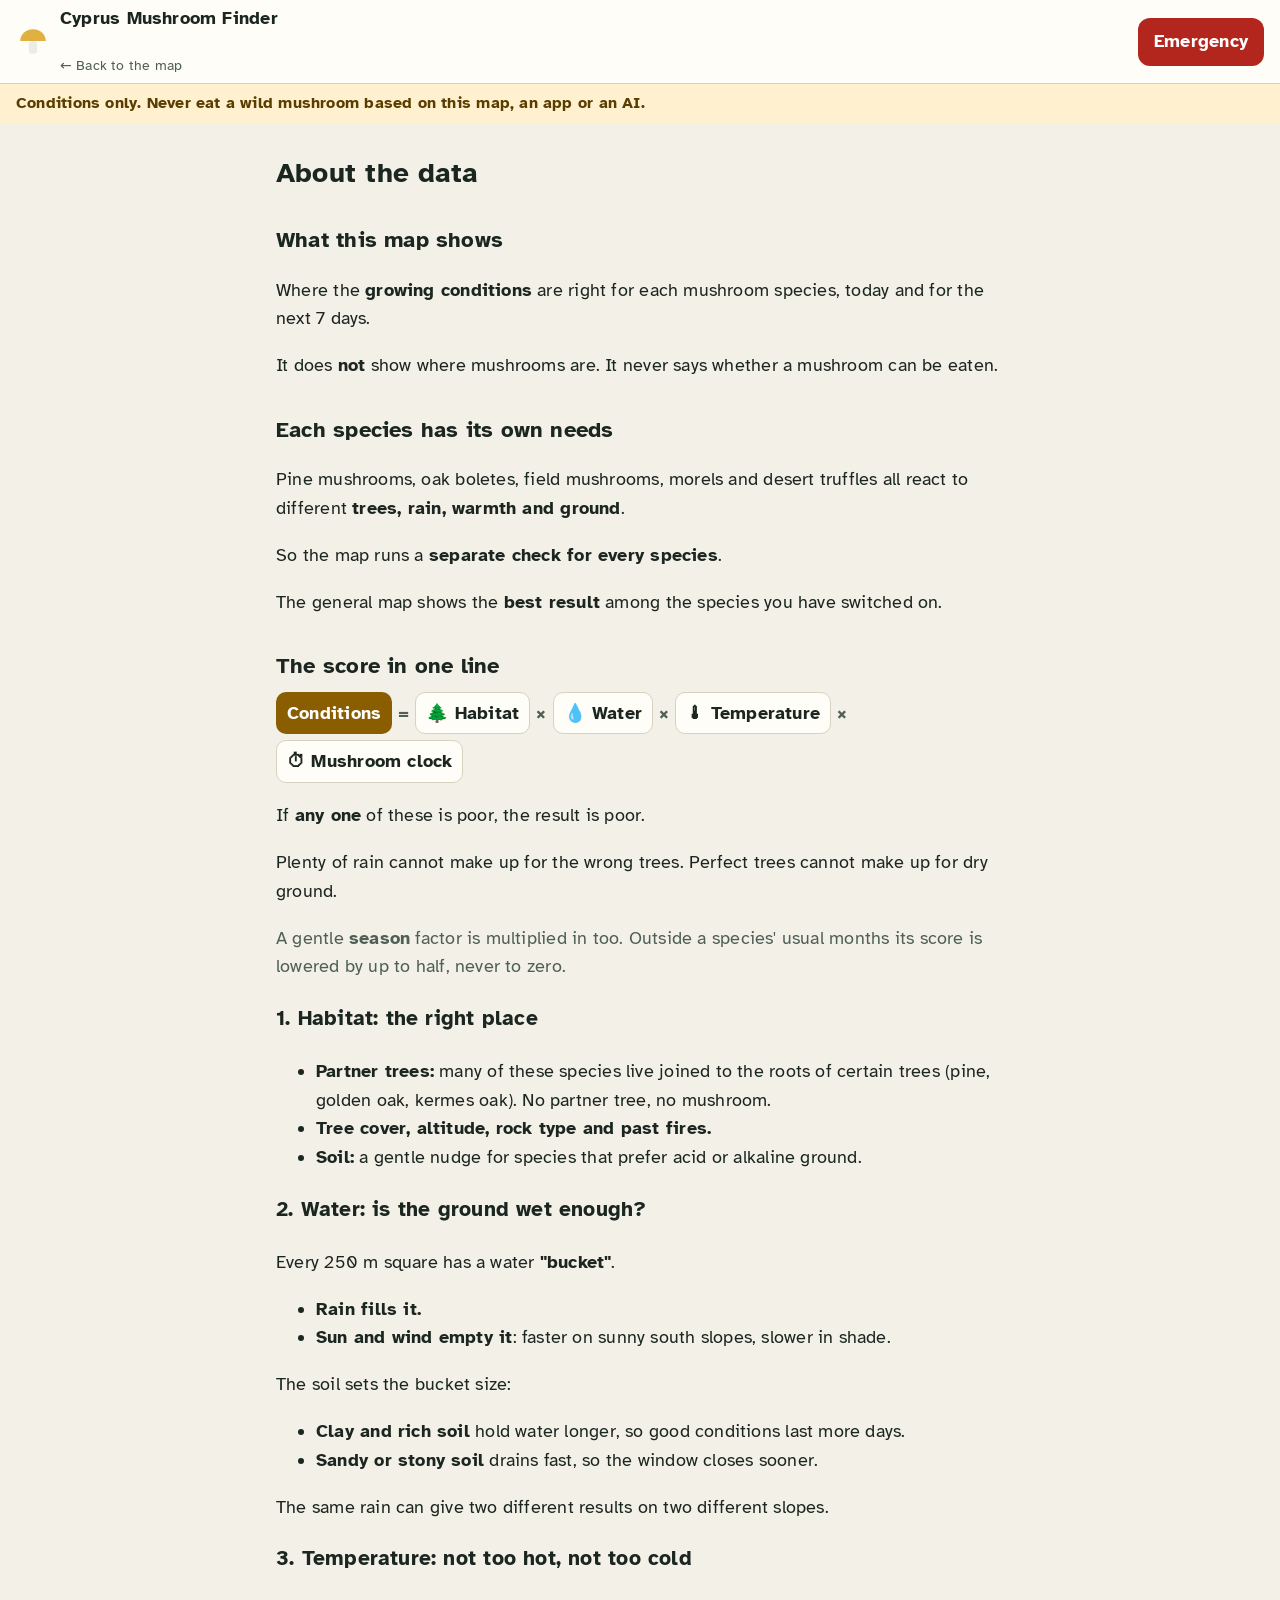
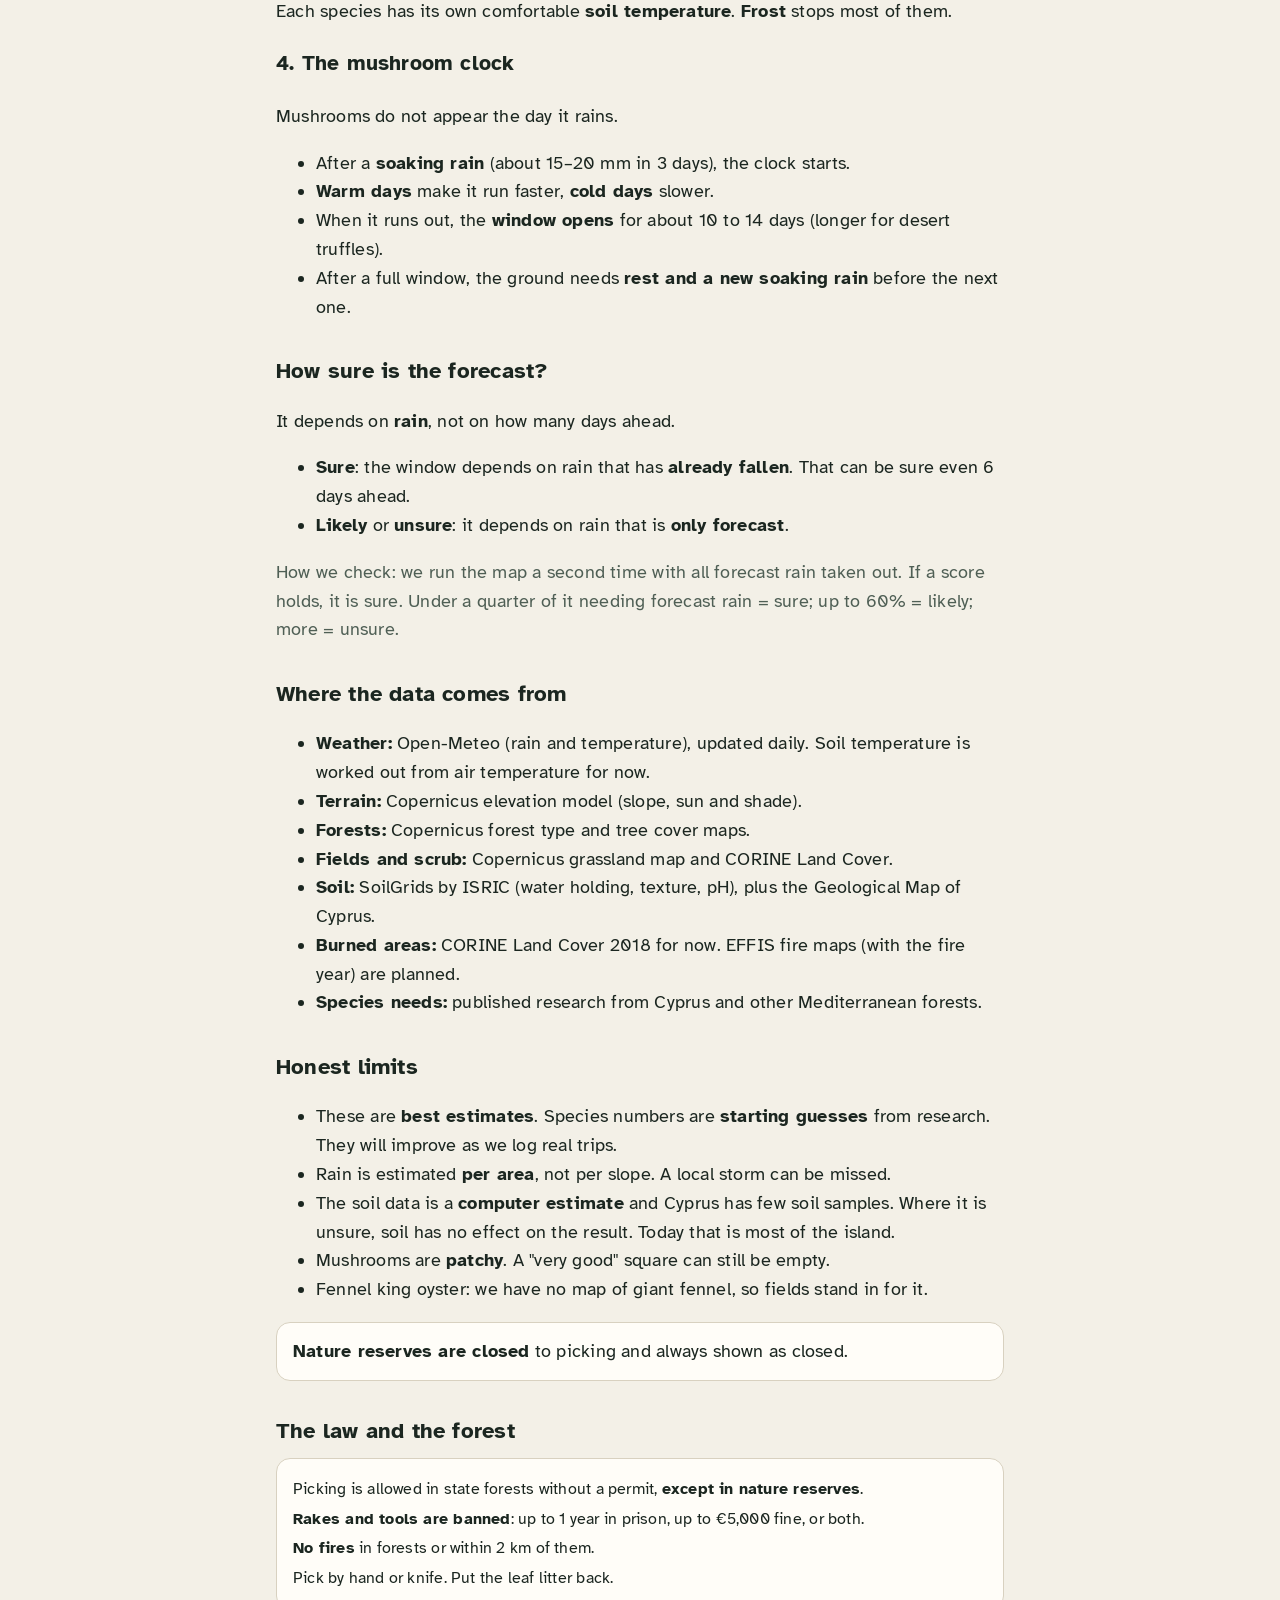
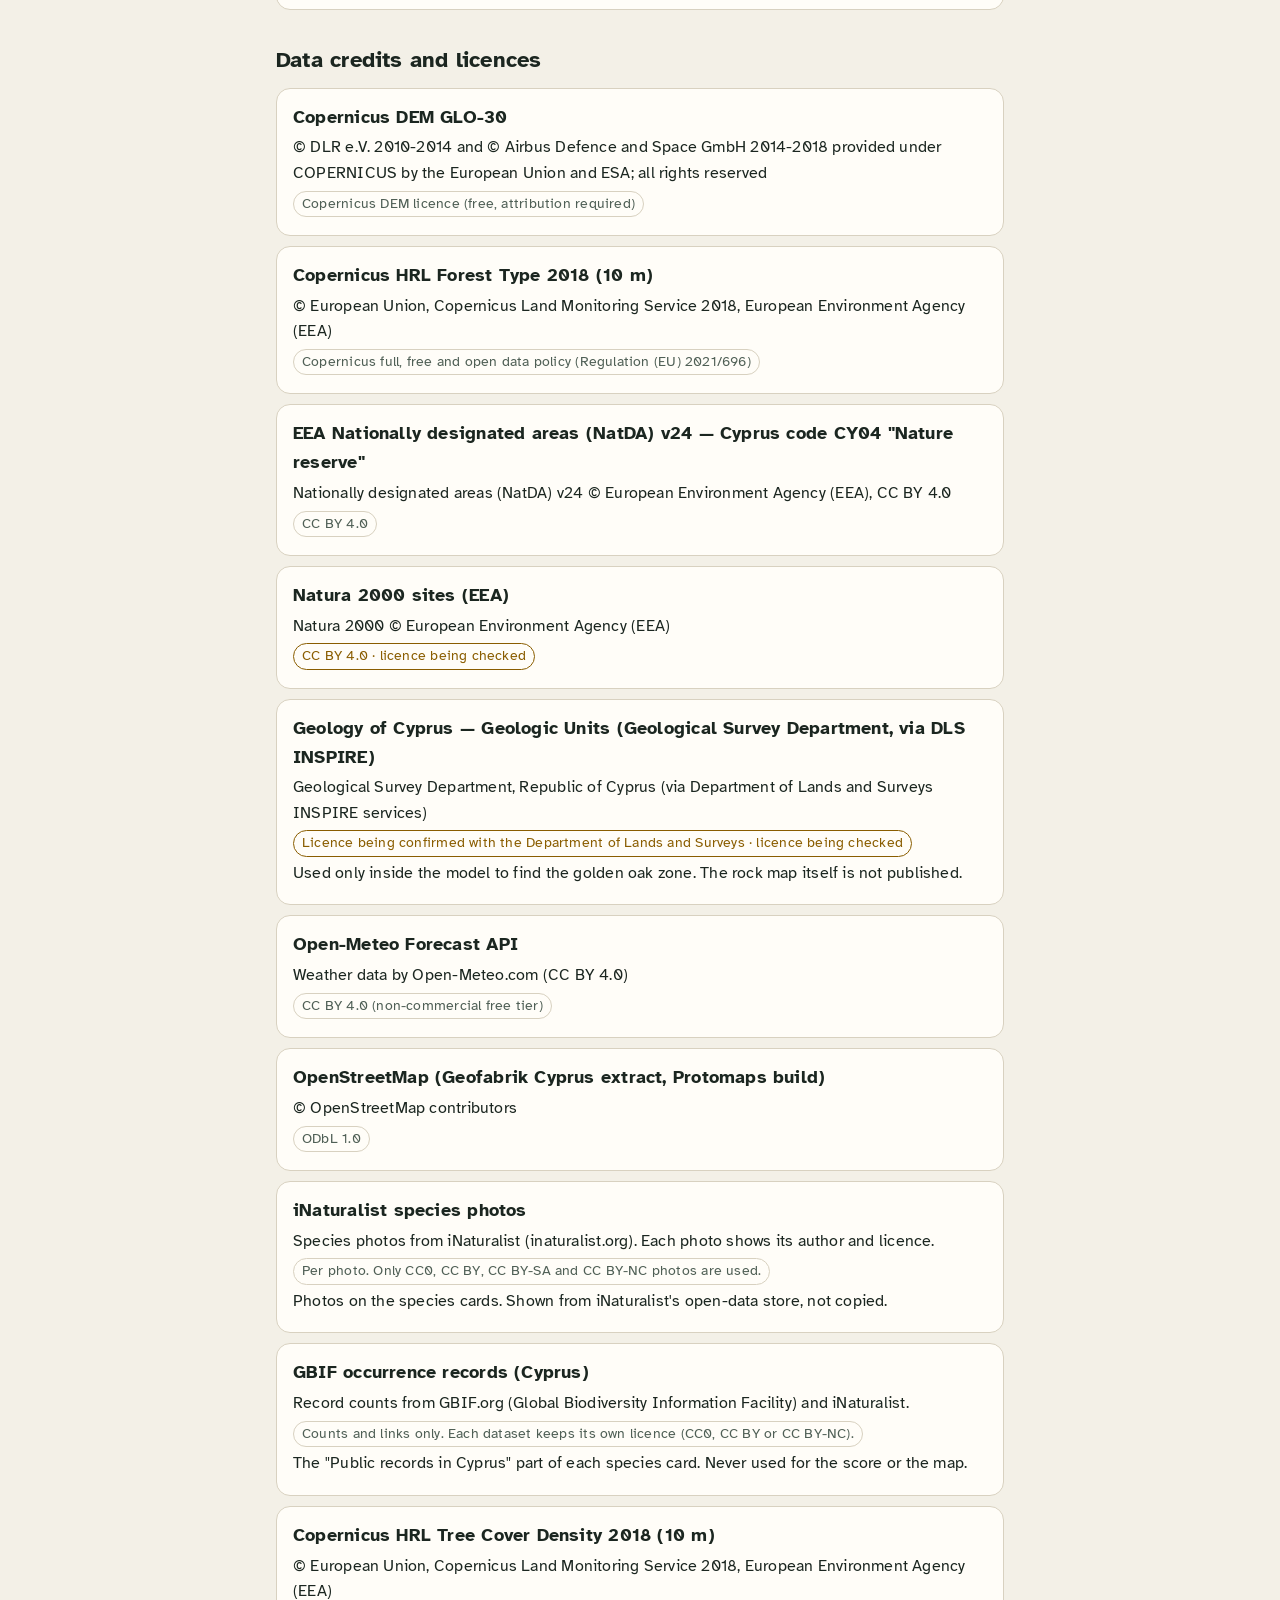
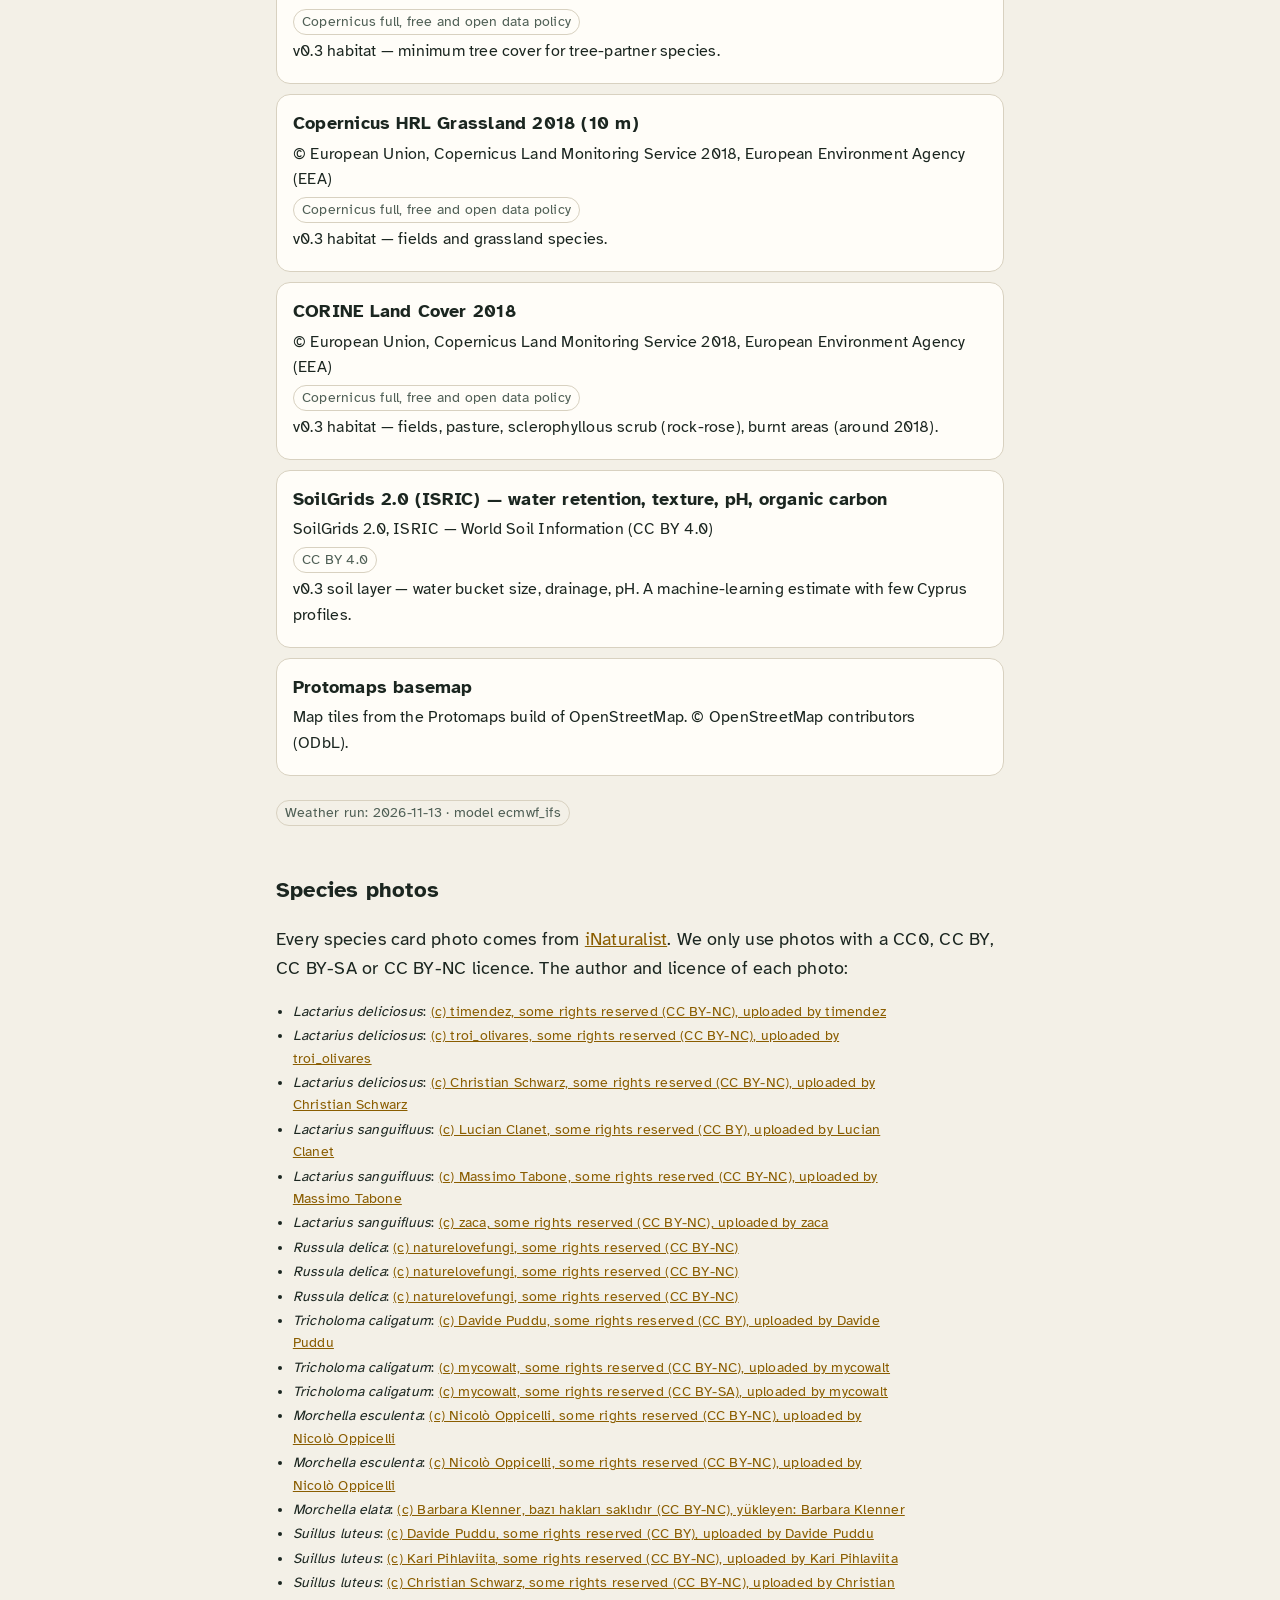
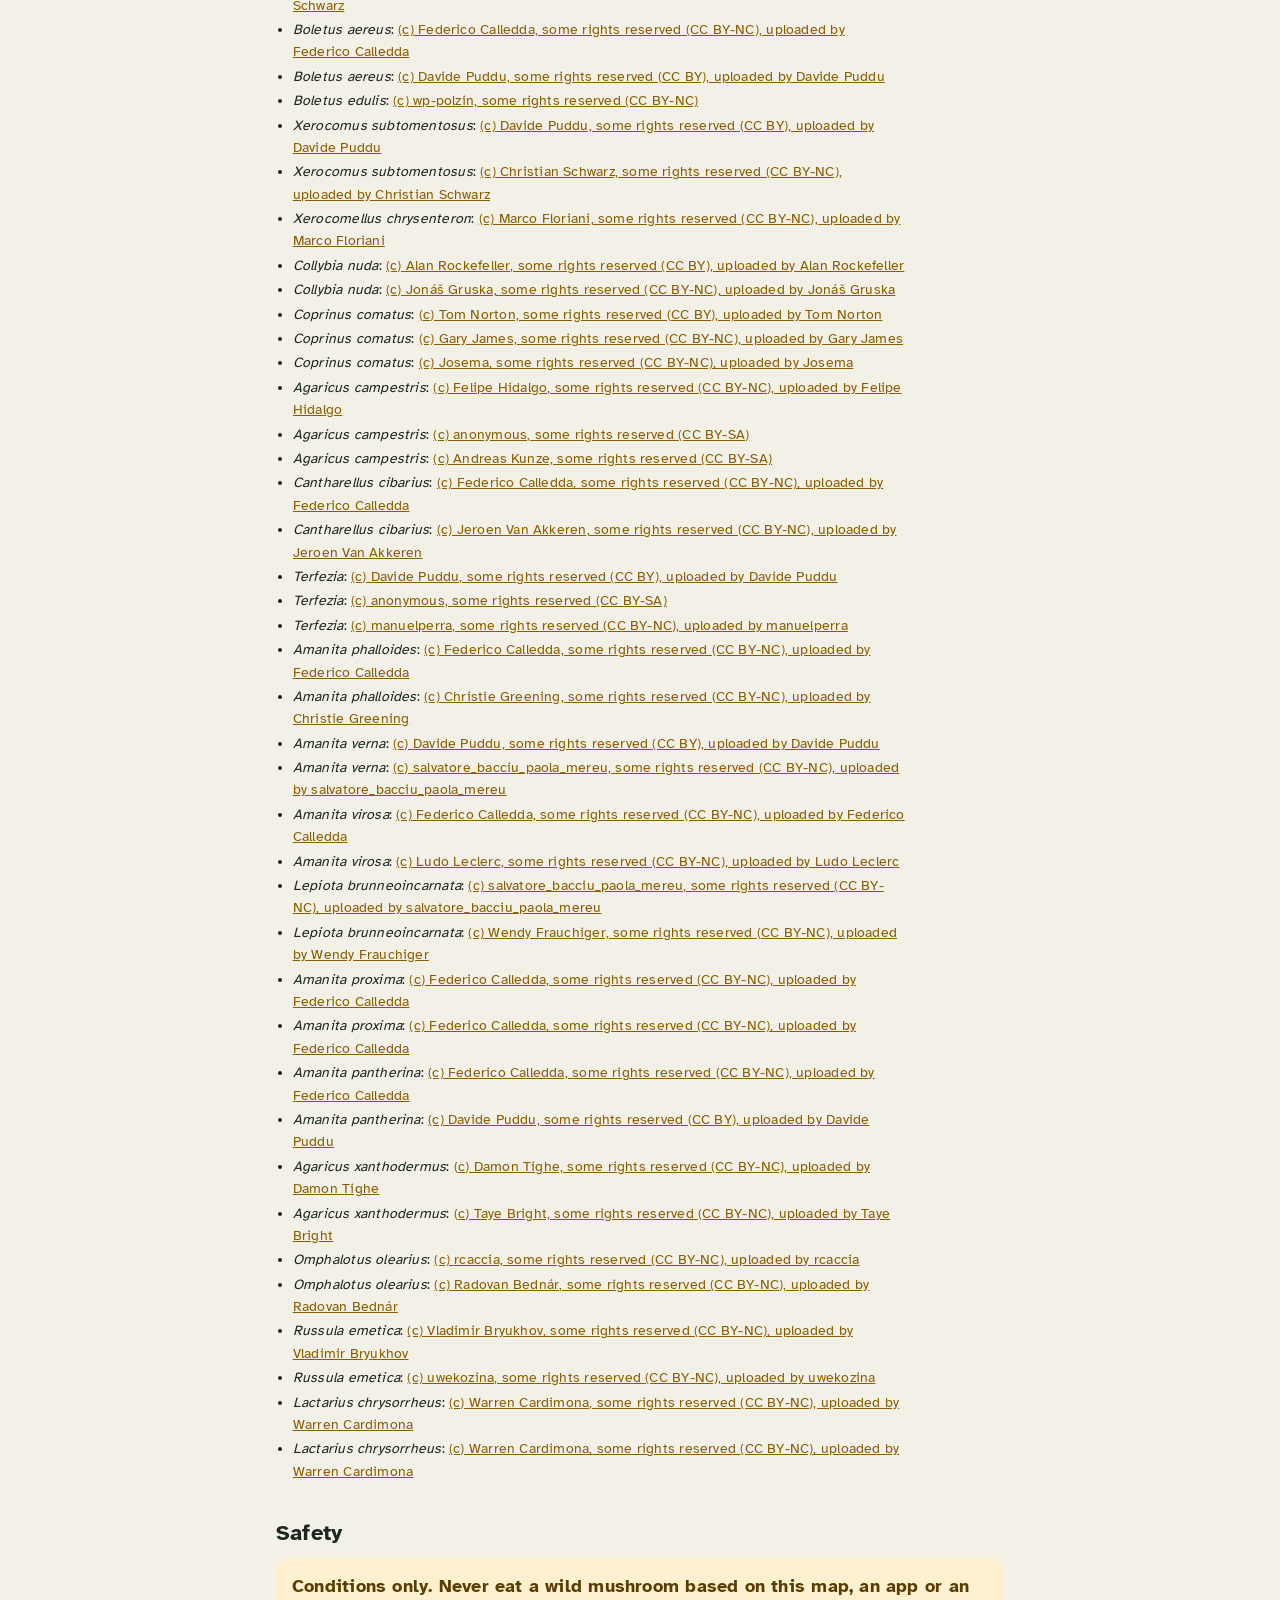
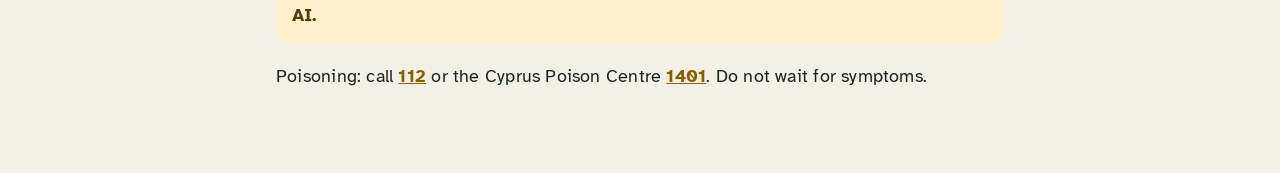
<file: about.html>
<!doctype html>
<html lang="en">
<head>
  <meta charset="utf-8" />
  <meta name="viewport" content="width=device-width, initial-scale=1, viewport-fit=cover" />
  <meta name="theme-color" content="#14211b" />
  <title>About the data · Cyprus Mushroom Finder</title>
  <link rel="icon" href="data:image/svg+xml,%3Csvg xmlns='http://www.w3.org/2000/svg' viewBox='0 0 32 32'%3E%3Cpath d='M4 15c0-6 5-11 12-11s12 5 12 11z' fill='%23e0b040'/%3E%3Crect x='12' y='15' width='8' height='12' rx='3' fill='%23e9efe6'/%3E%3C/svg%3E" />
  <script type="module" crossorigin src="./assets/about-k7mv4xzA.js"></script>
  <link rel="modulepreload" crossorigin href="./assets/theme-Bk6orX38.js">
  <link rel="stylesheet" crossorigin href="./assets/theme-iatmxNqj.css">
</head>
<body>
  <header class="topbar">
    <a class="brand" href="./">
      <svg width="34" height="34" viewBox="0 0 32 32" aria-hidden="true">
        <path d="M4 15c0-6 5-11 12-11s12 5 12 11z" fill="#e0b040" />
        <rect x="12" y="15" width="8" height="12" rx="3" fill="#e9efe6" />
      </svg>
      <span class="brand-text"><span class="brand-name">Cyprus Mushroom Finder</span><br />
        <span class="brand-sub">← Back to the map</span></span>
    </a>
    <button class="sos" type="button" data-emergency aria-haspopup="dialog">Emergency</button>
  </header>
  <div class="safety" role="note">
    <span>Conditions only. Never eat a wild mushroom based on this map, an app or an AI.</span>
  </div>

  <main class="page">
    <h1>About the data</h1>

    <h2>What this map shows</h2>
    <p>Where the <b>growing conditions</b> are right for each mushroom species, today and for the next 7 days.</p>
    <p>It does <b>not</b> show where mushrooms are. It never says whether a mushroom can be eaten.</p>

    <h2>Each species has its own needs</h2>
    <p>Pine mushrooms, oak boletes, field mushrooms, morels and desert truffles all react to different
      <b>trees, rain, warmth and ground</b>.</p>
    <p>So the map runs a <b>separate check for every species</b>.</p>
    <p>The general map shows the <b>best result</b> among the species you have switched on.</p>

    <h2>The score in one line</h2>
    <div class="formula" role="img" aria-label="Conditions equals habitat times water times temperature times mushroom clock">
      <span class="f-res">Conditions</span><span class="f-op">=</span>
      <span class="f-part">🌲 Habitat</span><span class="f-op">×</span>
      <span class="f-part">💧 Water</span><span class="f-op">×</span>
      <span class="f-part">🌡 Temperature</span><span class="f-op">×</span>
      <span class="f-part">⏱ Mushroom clock</span>
    </div>
    <p>If <b>any one</b> of these is poor, the result is poor.</p>
    <p>Plenty of rain cannot make up for the wrong trees. Perfect trees cannot make up for dry ground.</p>
    <p class="muted">A gentle <b>season</b> factor is multiplied in too. Outside a species' usual months its score is
      lowered by up to half, never to zero.</p>

    <h3>1. Habitat: the right place</h3>
    <ul>
      <li><b>Partner trees:</b> many of these species live joined to the roots of certain trees
        (pine, golden oak, kermes oak). No partner tree, no mushroom.</li>
      <li><b>Tree cover, altitude, rock type and past fires.</b></li>
      <li><b>Soil:</b> a gentle nudge for species that prefer acid or alkaline ground.</li>
    </ul>

    <h3>2. Water: is the ground wet enough?</h3>
    <p>Every 250 m square has a water <b>"bucket"</b>.</p>
    <ul>
      <li><b>Rain fills it.</b></li>
      <li><b>Sun and wind empty it</b>: faster on sunny south slopes, slower in shade.</li>
    </ul>
    <p>The soil sets the bucket size:</p>
    <ul>
      <li><b>Clay and rich soil</b> hold water longer, so good conditions last more days.</li>
      <li><b>Sandy or stony soil</b> drains fast, so the window closes sooner.</li>
    </ul>
    <p>The same rain can give two different results on two different slopes.</p>

    <h3>3. Temperature: not too hot, not too cold</h3>
    <p>Each species has its own comfortable <b>soil temperature</b>. <b>Frost</b> stops most of them.</p>

    <h3>4. The mushroom clock</h3>
    <p>Mushrooms do not appear the day it rains.</p>
    <ul>
      <li>After a <b>soaking rain</b> (about 15–20 mm in 3 days), the clock starts.</li>
      <li><b>Warm days</b> make it run faster, <b>cold days</b> slower.</li>
      <li>When it runs out, the <b>window opens</b> for about 10 to 14 days (longer for desert truffles).</li>
      <li>After a full window, the ground needs <b>rest and a new soaking rain</b> before the next one.</li>
    </ul>

    <h2>How sure is the forecast?</h2>
    <p>It depends on <b>rain</b>, not on how many days ahead.</p>
    <ul>
      <li><b>Sure</b>: the window depends on rain that has <b>already fallen</b>.
        That can be sure even 6 days ahead.</li>
      <li><b>Likely</b> or <b>unsure</b>: it depends on rain that is <b>only forecast</b>.</li>
    </ul>
    <p class="muted">How we check: we run the map a second time with all forecast rain taken out.
      If a score holds, it is sure. Under a quarter of it needing forecast rain = sure; up to 60% = likely; more = unsure.</p>

    <h2>Where the data comes from</h2>
    <ul>
      <li><b>Weather:</b> Open-Meteo (rain and temperature), updated daily.
        Soil temperature is worked out from air temperature for now.</li>
      <li><b>Terrain:</b> Copernicus elevation model (slope, sun and shade).</li>
      <li><b>Forests:</b> Copernicus forest type and tree cover maps.</li>
      <li><b>Fields and scrub:</b> Copernicus grassland map and CORINE Land Cover.</li>
      <li><b>Soil:</b> SoilGrids by ISRIC (water holding, texture, pH), plus the Geological Map of Cyprus.</li>
      <li><b>Burned areas:</b> CORINE Land Cover 2018 for now. EFFIS fire maps (with the fire year) are planned.</li>
      <li><b>Species needs:</b> published research from Cyprus and other Mediterranean forests.</li>
    </ul>

    <h2>Honest limits</h2>
    <ul>
      <li>These are <b>best estimates</b>. Species numbers are <b>starting guesses</b> from research.
        They will improve as we log real trips.</li>
      <li>Rain is estimated <b>per area</b>, not per slope. A local storm can be missed.</li>
      <li>The soil data is a <b>computer estimate</b> and Cyprus has few soil samples.
        Where it is unsure, soil has no effect on the result. Today that is most of the island.</li>
      <li>Mushrooms are <b>patchy</b>. A "very good" square can still be empty.</li>
      <li>Fennel king oyster: we have no map of giant fennel, so fields stand in for it.</li>
    </ul>

    <p class="card"><b>Nature reserves are closed</b> to picking and always shown as closed.</p>

    <h2>The law and the forest</h2>
    <div class="card">
      <p>Picking is allowed in state forests without a permit, <b>except in nature reserves</b>.</p>
      <p><b>Rakes and tools are banned</b>: up to 1 year in prison, up to €5,000 fine, or both.</p>
      <p><b>No fires</b> in forests or within 2 km of them.</p>
      <p>Pick by hand or knife. Put the leaf litter back.</p>
    </div>

    <h2>Data credits and licences</h2>
    <div id="credits"><p>Loading…</p></div>
    <p class="tag">Weather run: <span id="run">…</span></p>

    <h2>Species photos</h2>
    <p>Every species card photo comes from <a href="https://www.inaturalist.org">iNaturalist</a>.
      We only use photos with a CC0, CC BY, CC BY-SA or CC BY-NC licence. The author and licence of each photo:</p>
    <ul id="photo-credits" class="photo-credits"><li>Loading…</li></ul>

    <h2>Safety</h2>
    <div class="safety-card">Conditions only. Never eat a wild mushroom based on this map, an app or an AI.</div>
    <p>Poisoning: call <a href="tel:112"><b>112</b></a> or the Cyprus Poison Centre <a href="tel:1401"><b>1401</b></a>.
      Do not wait for symptoms.</p>
  </main>
</body>
</html>
</file>
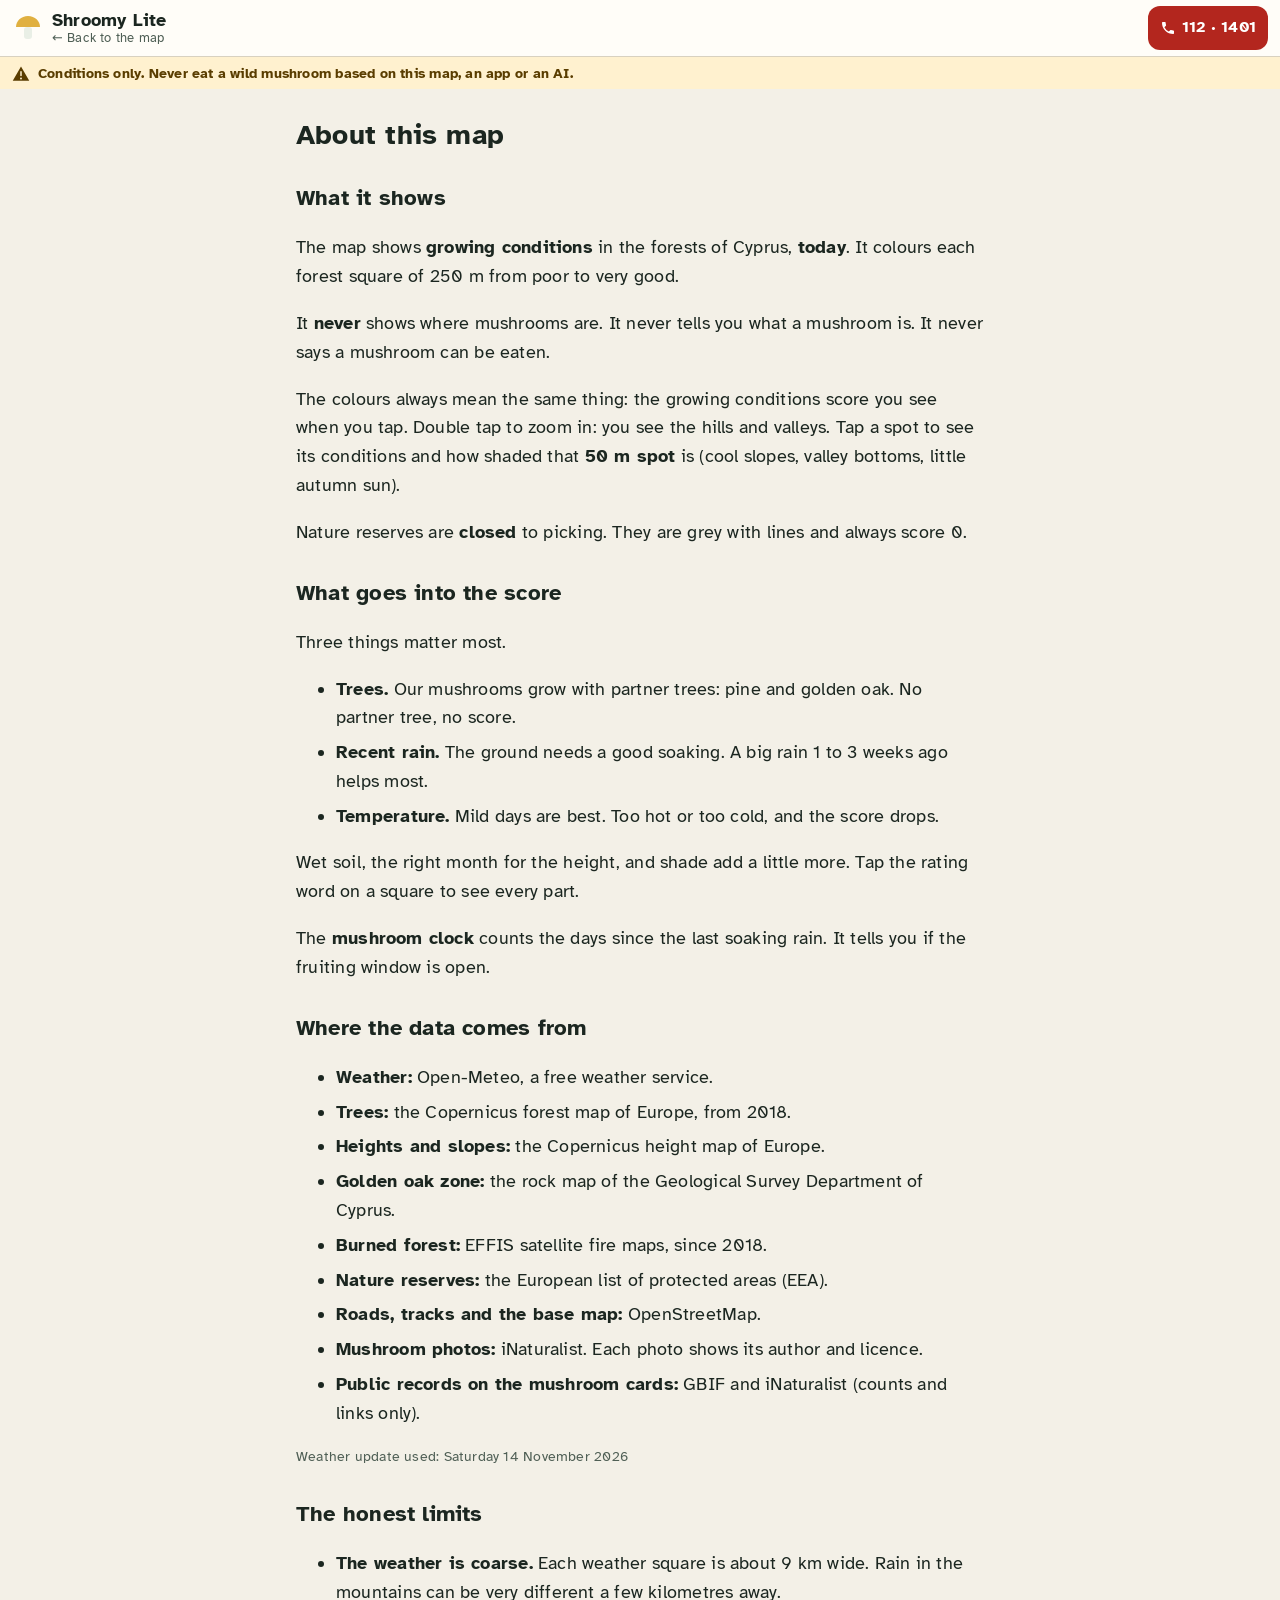
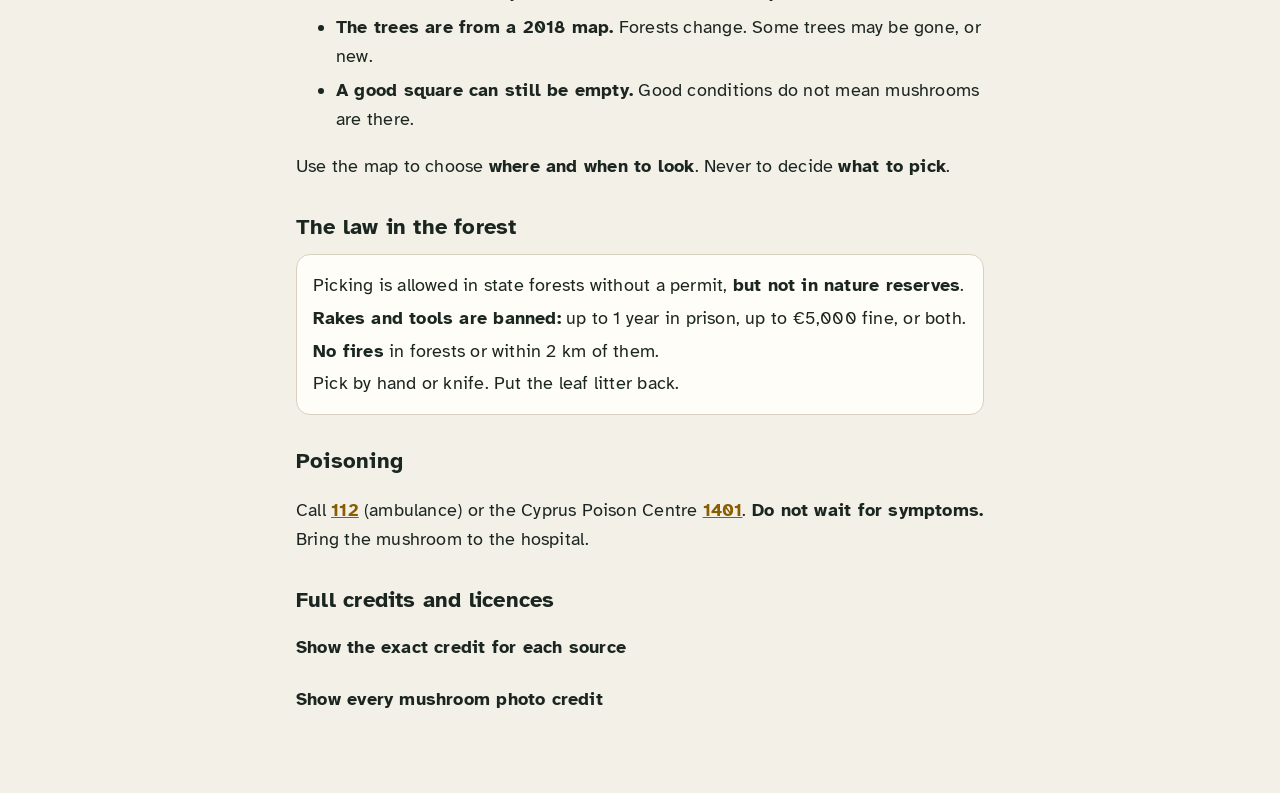
<file: lite/about.html>
<!doctype html>
<html lang="en">
<head>
  <meta charset="utf-8" />
  <meta name="viewport" content="width=device-width, initial-scale=1, viewport-fit=cover" />
  <meta name="theme-color" content="#14211b" />
  <title>About · Shroomy Lite</title>
  <link rel="icon" href="data:image/svg+xml,%3Csvg xmlns='http://www.w3.org/2000/svg' viewBox='0 0 32 32'%3E%3Cpath d='M4 15c0-6 5-11 12-11s12 5 12 11z' fill='%23e0b040'/%3E%3Crect x='12' y='15' width='8' height='12' rx='3' fill='%23e9efe6'/%3E%3C/svg%3E" />
  <script type="module" crossorigin src="./assets/about-CKtkJ_eV.js"></script>
  <link rel="modulepreload" crossorigin href="./assets/theme-BkH3nl2v.js">
  <link rel="stylesheet" crossorigin href="./assets/theme-CfNLYwJa.css">
</head>
<body>
  <div class="about-top">
    <header class="topbar">
      <a class="brand" href="./">
        <svg width="32" height="32" viewBox="0 0 32 32" aria-hidden="true">
          <path d="M4 15c0-6 5-11 12-11s12 5 12 11z" fill="#e0b040" />
          <rect x="12" y="15" width="8" height="12" rx="3" fill="#e9efe6" />
        </svg>
        <span class="brand-text"><span class="brand-name">Shroomy Lite</span>
          <span class="brand-sub">← Back to the map</span></span>
      </a>
      <button class="sos" type="button" data-emergency aria-haspopup="dialog" aria-label="Poisoning emergency: 112 and 1401">
        <svg width="16" height="16" viewBox="0 0 24 24" aria-hidden="true"><path fill="currentColor" d="M6.6 10.8a15.1 15.1 0 0 0 6.6 6.6l2.2-2.2c.3-.3.7-.4 1-.2 1.1.4 2.3.6 3.6.6.6 0 1 .4 1 1V20c0 .6-.4 1-1 1A17 17 0 0 1 3 4c0-.6.4-1 1-1h3.5c.6 0 1 .4 1 1 0 1.2.2 2.4.6 3.6.1.3 0 .7-.2 1z"/></svg>
        <span>112 · 1401</span></button>
    </header>
    <div class="safety" role="note">
      <svg width="18" height="18" viewBox="0 0 24 24" aria-hidden="true"><path fill="currentColor" d="M12 2 1 21h22L12 2Zm0 6c.6 0 1 .4 1 1v5a1 1 0 1 1-2 0V9c0-.6.4-1 1-1Zm0 11.2a1.3 1.3 0 1 1 0-2.6 1.3 1.3 0 0 1 0 2.6Z"/></svg>
      <span>Conditions only. Never eat a wild mushroom based on this map, an app or an AI.</span>
    </div>
  </div>

  <main class="page">
    <h1>About this map</h1>

    <h2>What it shows</h2>
    <p>The map shows <b>growing conditions</b> in the forests of Cyprus, <b>today</b>.
      It colours each forest square of 250 m from poor to very good.</p>
    <p>It <b>never</b> shows where mushrooms are. It never tells you what a mushroom is.
      It never says a mushroom can be eaten.</p>
    <p>The colours always mean the same thing: the growing conditions score you see when you tap.
      Double tap to zoom in: you see the hills and valleys. Tap a spot to see its conditions and
      how shaded that <b>50 m spot</b> is (cool slopes, valley bottoms, little autumn sun).</p>
    <p>Nature reserves are <b>closed</b> to picking. They are grey with lines and always score 0.</p>

    <h2>What goes into the score</h2>
    <p>Three things matter most.</p>
    <ul>
      <li><b>Trees.</b> Our mushrooms grow with partner trees: pine and golden oak. No partner tree, no score.</li>
      <li><b>Recent rain.</b> The ground needs a good soaking. A big rain 1 to 3 weeks ago helps most.</li>
      <li><b>Temperature.</b> Mild days are best. Too hot or too cold, and the score drops.</li>
    </ul>
    <p>Wet soil, the right month for the height, and shade add a little more.
      Tap the rating word on a square to see every part.</p>
    <p>The <b>mushroom clock</b> counts the days since the last soaking rain.
      It tells you if the fruiting window is open.</p>

    <h2>Where the data comes from</h2>
    <ul>
      <li><b>Weather:</b> Open-Meteo, a free weather service.</li>
      <li><b>Trees:</b> the Copernicus forest map of Europe, from 2018.</li>
      <li><b>Heights and slopes:</b> the Copernicus height map of Europe.</li>
      <li><b>Golden oak zone:</b> the rock map of the Geological Survey Department of Cyprus.</li>
      <li><b>Burned forest:</b> EFFIS satellite fire maps, since 2018.</li>
      <li><b>Nature reserves:</b> the European list of protected areas (EEA).</li>
      <li><b>Roads, tracks and the base map:</b> OpenStreetMap.</li>
      <li><b>Mushroom photos:</b> iNaturalist. Each photo shows its author and licence.</li>
      <li><b>Public records on the mushroom cards:</b> GBIF and iNaturalist (counts and links only).</li>
    </ul>
    <p class="tag">Weather update used: <span id="run">…</span></p>

    <h2>The honest limits</h2>
    <ul>
      <li><b>The weather is coarse.</b> Each weather square is about 9 km wide.
        Rain in the mountains can be very different a few kilometres away.</li>
      <li><b>The trees are from a 2018 map.</b> Forests change. Some trees may be gone, or new.</li>
      <li><b>A good square can still be empty.</b> Good conditions do not mean mushrooms are there.</li>
    </ul>
    <p>Use the map to choose <b>where and when to look</b>. Never to decide <b>what to pick</b>.</p>

    <h2>The law in the forest</h2>
    <div class="card">
      <p>Picking is allowed in state forests without a permit, <b>but not in nature reserves</b>.</p>
      <p><b>Rakes and tools are banned:</b> up to 1 year in prison, up to €5,000 fine, or both.</p>
      <p><b>No fires</b> in forests or within 2 km of them.</p>
      <p>Pick by hand or knife. Put the leaf litter back.</p>
    </div>

    <h2>Poisoning</h2>
    <p>Call <a href="tel:112"><b>112</b></a> (ambulance) or the Cyprus Poison Centre <a href="tel:1401"><b>1401</b></a>.
      <b>Do not wait for symptoms.</b> Bring the mushroom to the hospital.</p>

    <h2>Full credits and licences</h2>
    <details>
      <summary>Show the exact credit for each source</summary>
      <div id="credits"><p>Loading…</p></div>
    </details>
    <details id="photos">
      <summary>Show every mushroom photo credit</summary>
      <p>We only use photos with a CC0, CC BY, CC BY-SA or CC BY-NC licence.</p>
      <ul id="photo-credits" class="credits"><li>Loading…</li></ul>
    </details>
  </main>
</body>
</html>
</file>
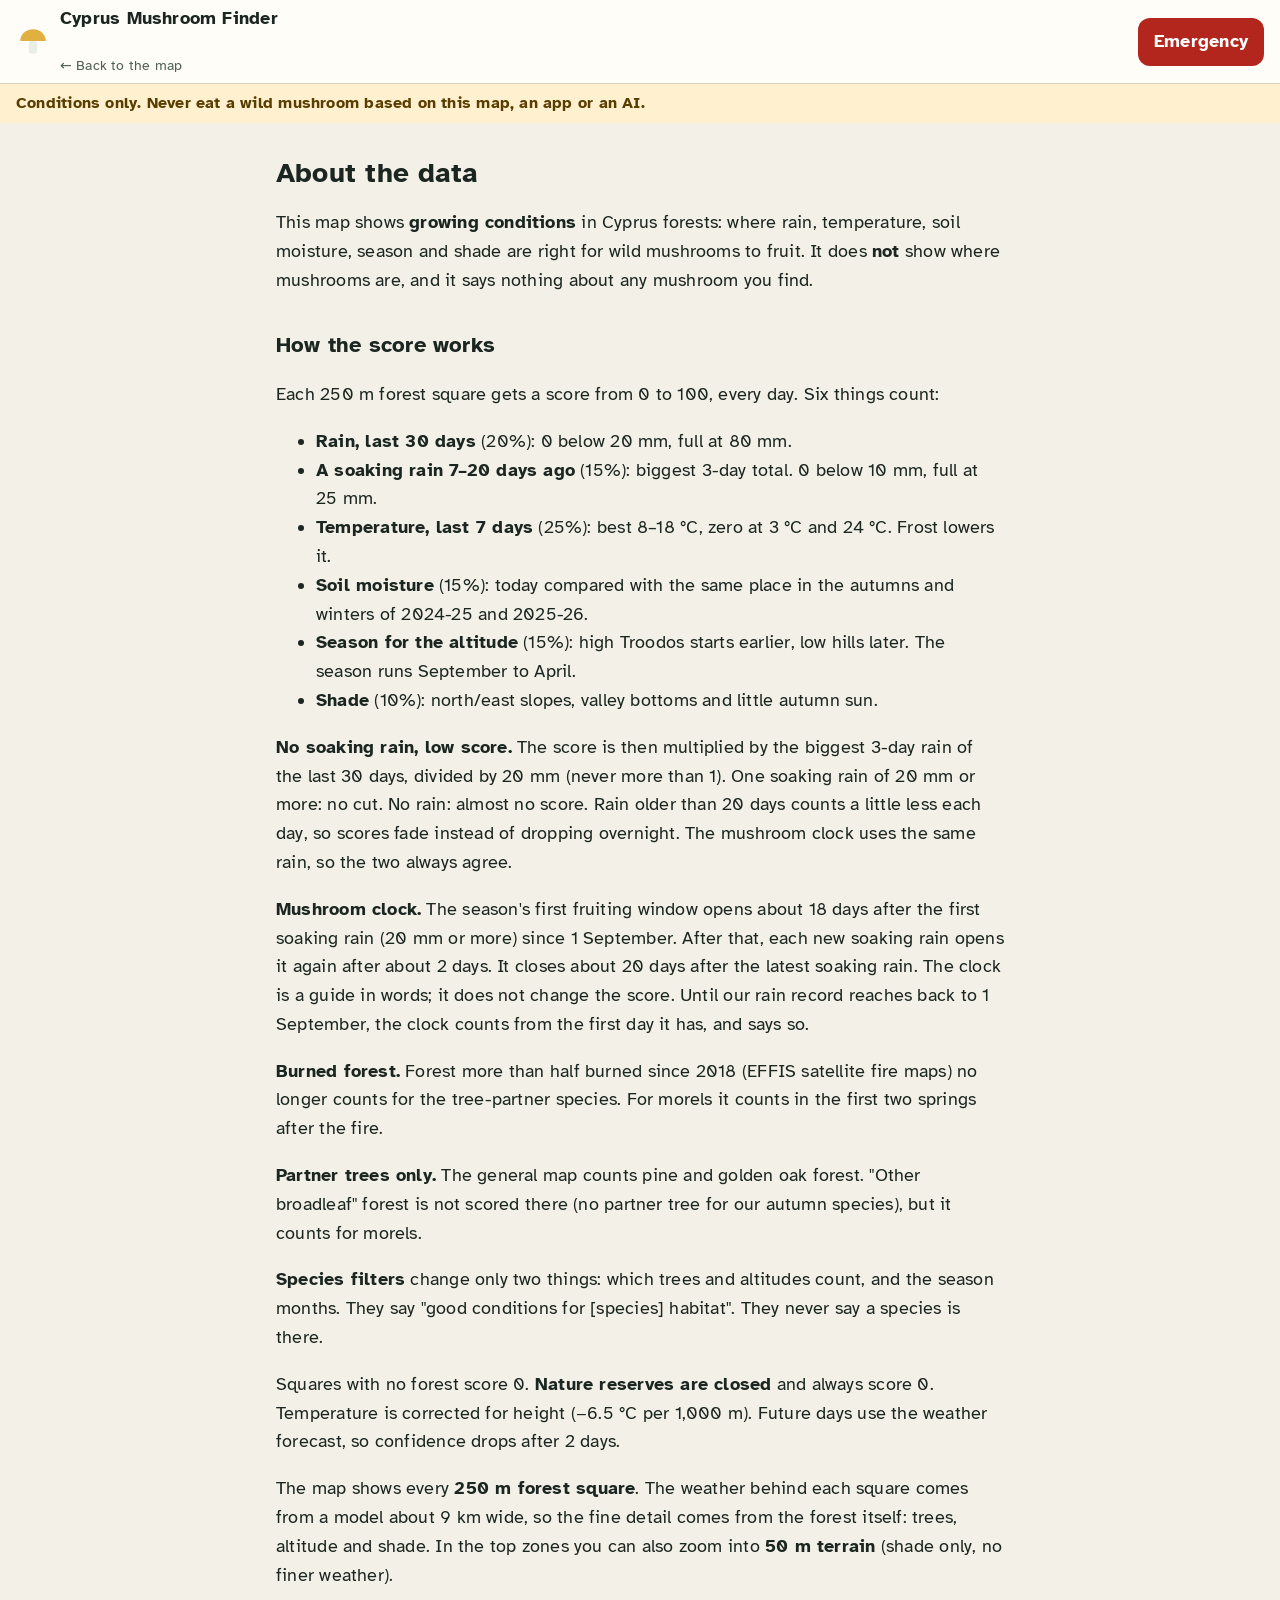
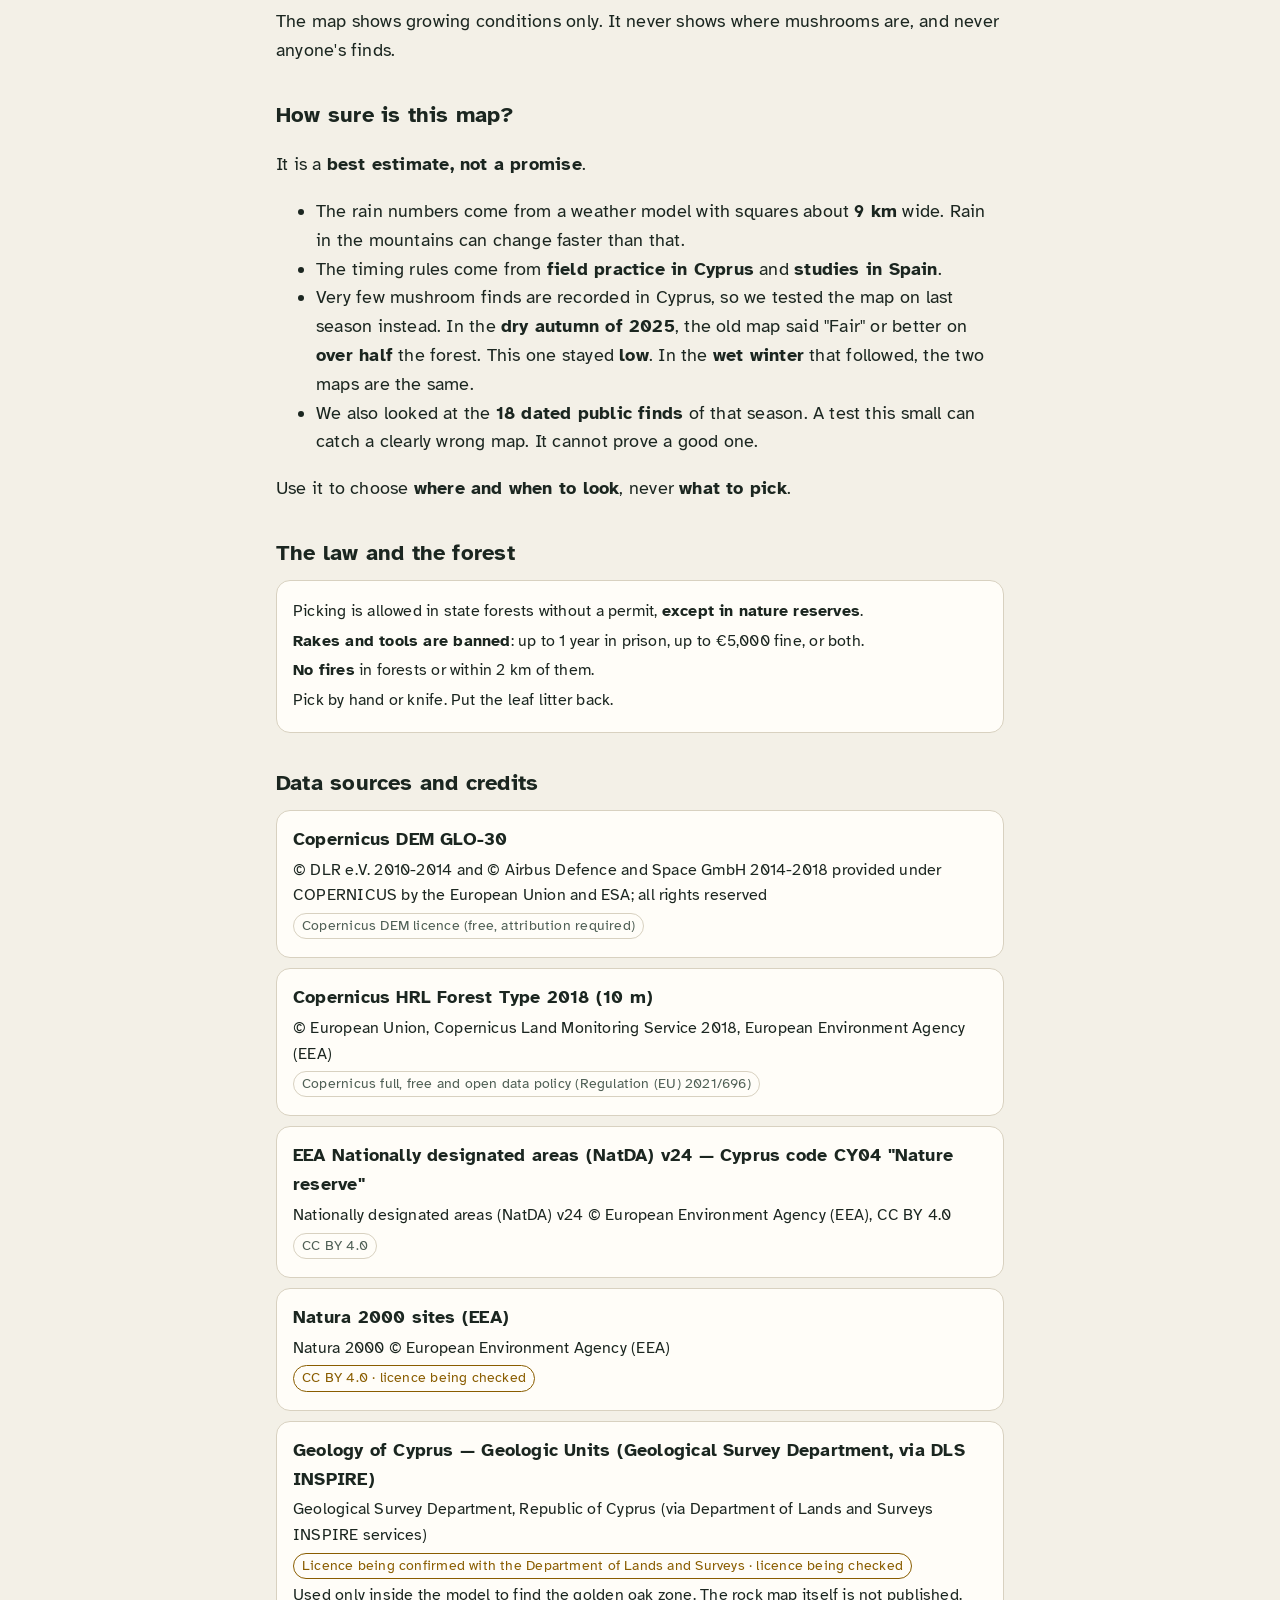
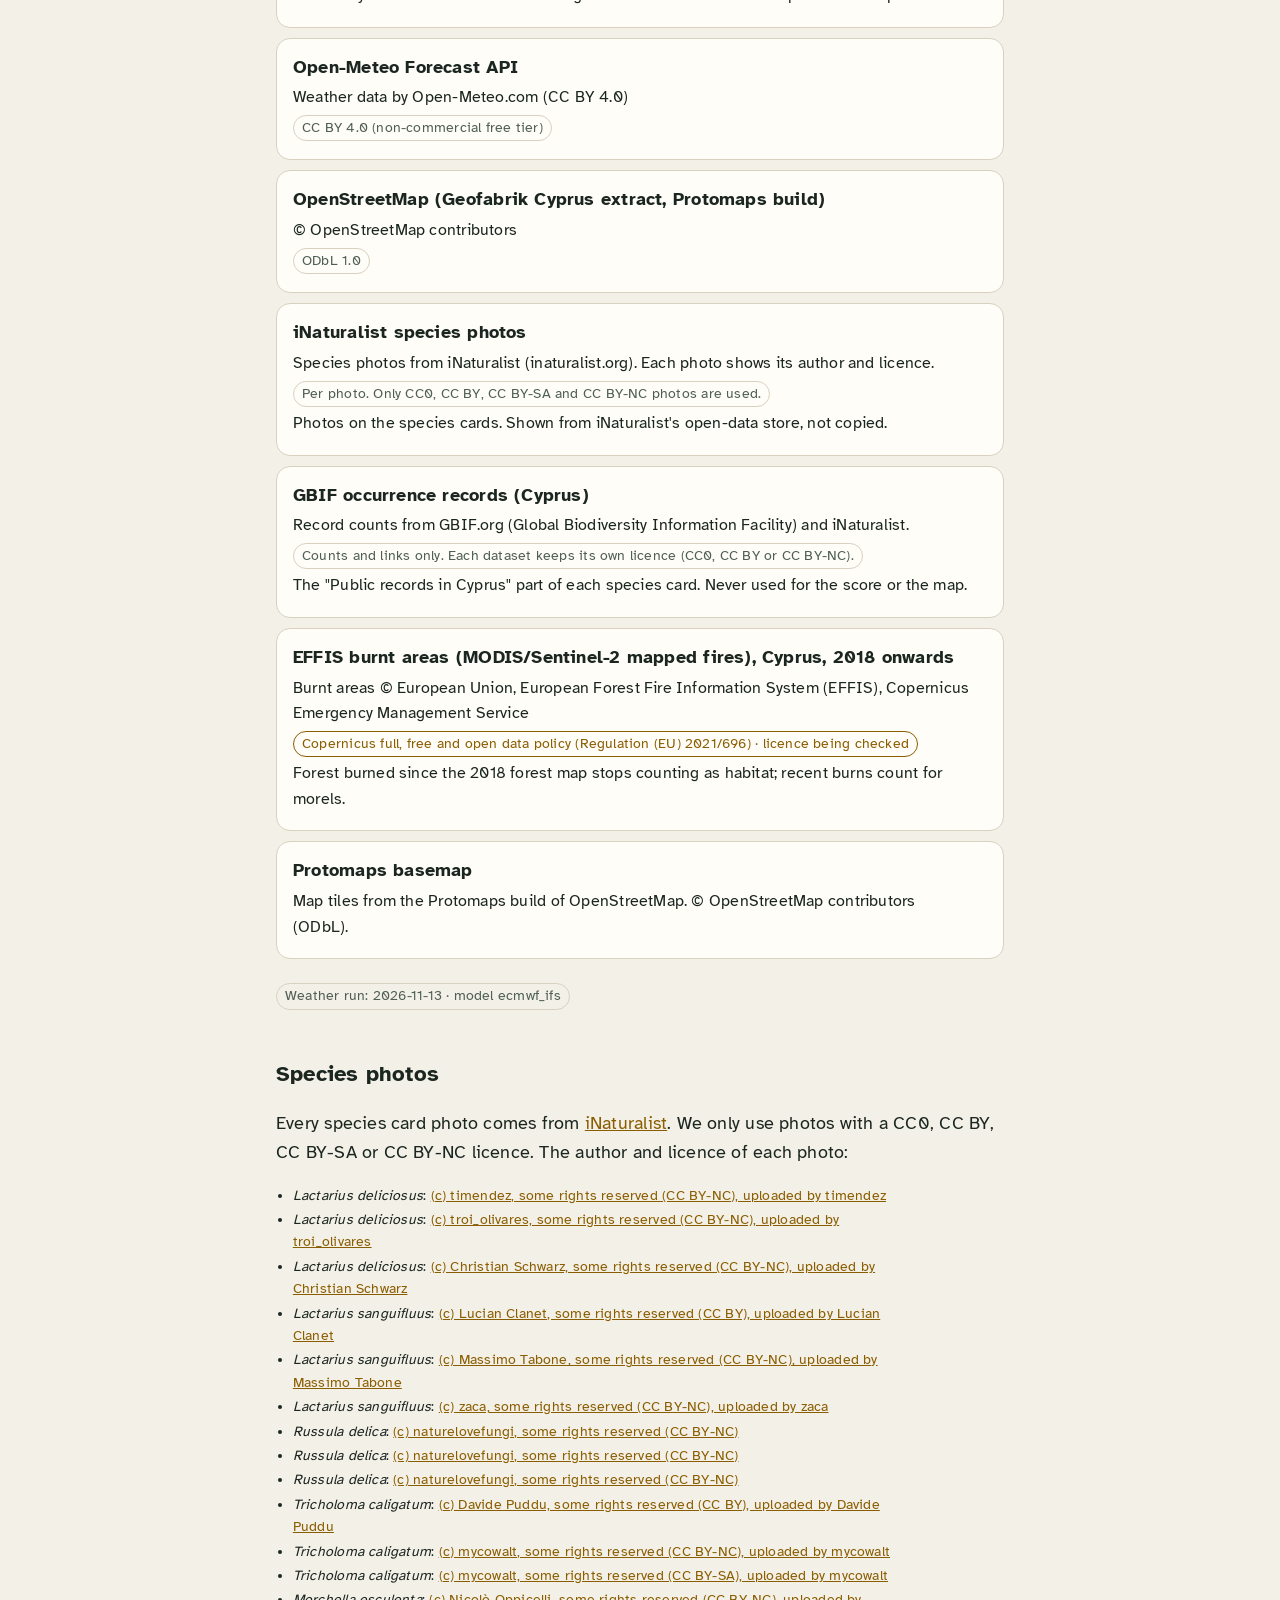
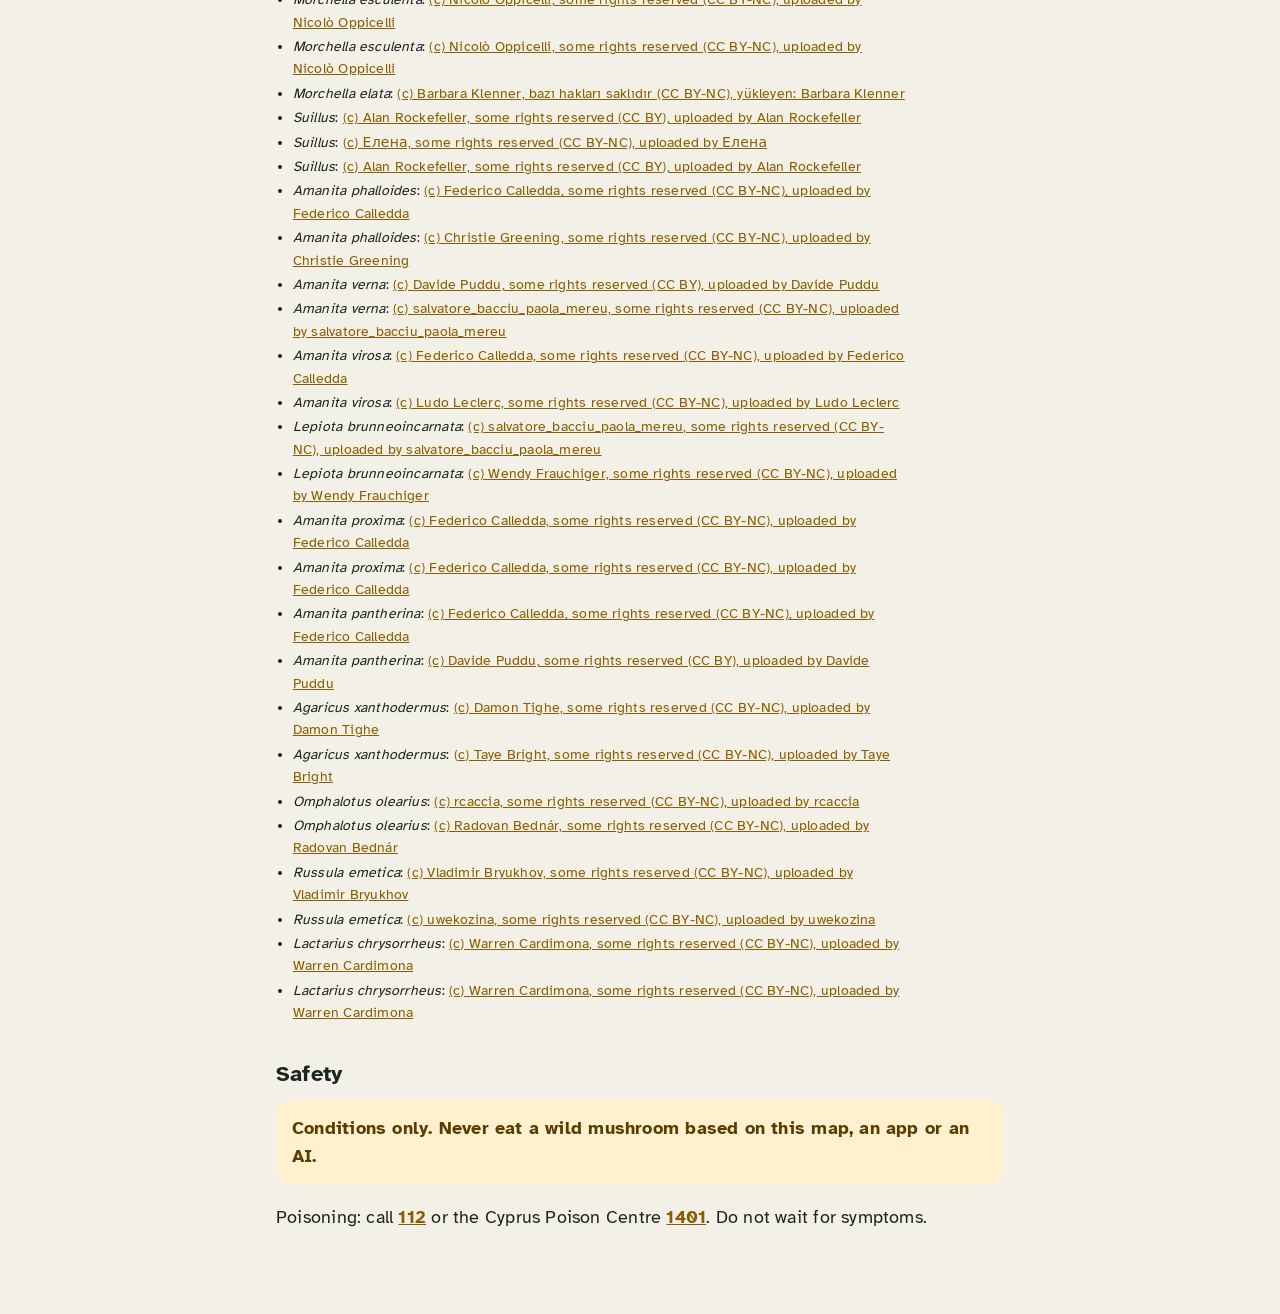
<file: v3-fable/about.html>
<!doctype html>
<html lang="en">
<head>
  <meta charset="utf-8" />
  <meta name="viewport" content="width=device-width, initial-scale=1, viewport-fit=cover" />
  <meta name="theme-color" content="#14211b" />
  <title>About the data · Cyprus Mushroom Finder</title>
  <link rel="icon" href="data:image/svg+xml,%3Csvg xmlns='http://www.w3.org/2000/svg' viewBox='0 0 32 32'%3E%3Cpath d='M4 15c0-6 5-11 12-11s12 5 12 11z' fill='%23e0b040'/%3E%3Crect x='12' y='15' width='8' height='12' rx='3' fill='%23e9efe6'/%3E%3C/svg%3E" />
  <script type="module" crossorigin src="./assets/about-jsf0IPKj.js"></script>
  <link rel="modulepreload" crossorigin href="./assets/theme-Bl3eN2mv.js">
  <link rel="stylesheet" crossorigin href="./assets/theme-DJX_qYQj.css">
</head>
<body>
  <header class="topbar">
    <a class="brand" href="./">
      <svg width="34" height="34" viewBox="0 0 32 32" aria-hidden="true">
        <path d="M4 15c0-6 5-11 12-11s12 5 12 11z" fill="#e0b040" />
        <rect x="12" y="15" width="8" height="12" rx="3" fill="#e9efe6" />
      </svg>
      <span class="brand-text"><span class="brand-name">Cyprus Mushroom Finder</span><br />
        <span class="brand-sub">← Back to the map</span></span>
    </a>
    <button class="sos" type="button" data-emergency aria-haspopup="dialog">Emergency</button>
  </header>
  <div class="safety" role="note">
    <span>Conditions only. Never eat a wild mushroom based on this map, an app or an AI.</span>
  </div>

  <main class="page">
    <h1>About the data</h1>
    <p>This map shows <b>growing conditions</b> in Cyprus forests: where rain, temperature, soil moisture,
      season and shade are right for wild mushrooms to fruit. It does <b>not</b> show where mushrooms are,
      and it says nothing about any mushroom you find.</p>

    <h2>How the score works</h2>
    <p>Each 250 m forest square gets a score from 0 to 100, every day. Six things count:</p>
    <ul>
      <li><b>Rain, last 30 days</b> (20%): 0 below 20 mm, full at 80 mm.</li>
      <li><b>A soaking rain 7–20 days ago</b> (15%): biggest 3-day total. 0 below 10 mm, full at 25 mm.</li>
      <li><b>Temperature, last 7 days</b> (25%): best 8–18 °C, zero at 3 °C and 24 °C. Frost lowers it.</li>
      <li><b>Soil moisture</b> (15%): today compared with the same place in the autumns and winters of 2024-25 and 2025-26.</li>
      <li><b>Season for the altitude</b> (15%): high Troodos starts earlier, low hills later. The season runs September to April.</li>
      <li><b>Shade</b> (10%): north/east slopes, valley bottoms and little autumn sun.</li>
    </ul>
    <p><b>No soaking rain, low score.</b> The score is then multiplied by the biggest 3-day rain of the last 30 days,
      divided by 20 mm (never more than 1). One soaking rain of 20 mm or more: no cut. No rain: almost no score.
      Rain older than 20 days counts a little less each day, so scores fade instead of dropping overnight.
      The mushroom clock uses the same rain, so the two always agree.</p>
    <p><b>Mushroom clock.</b> The season's first fruiting window opens about 18 days after the first soaking rain
      (20 mm or more) since 1 September. After that, each new soaking rain opens it again after about 2 days.
      It closes about 20 days after the latest soaking rain. The clock is a guide in words; it does not change the score.
      Until our rain record reaches back to 1 September, the clock counts from the first day it has, and says so.</p>
    <p><b>Burned forest.</b> Forest more than half burned since 2018 (EFFIS satellite fire maps) no longer counts
      for the tree-partner species. For morels it counts in the first two springs after the fire.</p>
    <p><b>Partner trees only.</b> The general map counts pine and golden oak forest.
      "Other broadleaf" forest is not scored there (no partner tree for our autumn species), but it counts for morels.</p>
    <p><b>Species filters</b> change only two things: which trees and altitudes count, and the season months.
      They say "good conditions for [species] habitat". They never say a species is there.</p>
    <p>Squares with no forest score 0. <b>Nature reserves are closed</b> and always score 0.
      Temperature is corrected for height (−6.5 °C per 1,000 m).
      Future days use the weather forecast, so confidence drops after 2 days.</p>
    <p>The map shows every <b>250 m forest square</b>. The weather behind each square comes from a model about 9 km wide,
      so the fine detail comes from the forest itself: trees, altitude and shade. In the top zones you can also zoom into
      <b>50 m terrain</b> (shade only, no finer weather).</p>
    <p>The map shows growing conditions only. It never shows where mushrooms are, and never anyone's finds.</p>

    <h2>How sure is this map?</h2>
    <p>It is a <b>best estimate, not a promise</b>.</p>
    <ul>
      <li>The rain numbers come from a weather model with squares about <b>9 km</b> wide.
        Rain in the mountains can change faster than that.</li>
      <li>The timing rules come from <b>field practice in Cyprus</b> and <b>studies in Spain</b>.</li>
      <li>Very few mushroom finds are recorded in Cyprus, so we tested the map on last season instead.
        In the <b>dry autumn of 2025</b>, the old map said "Fair" or better on <b>over half</b> the forest.
        This one stayed <b>low</b>. In the <b>wet winter</b> that followed, the two maps are the same.</li>
      <li>We also looked at the <b>18 dated public finds</b> of that season. A test this small can catch
        a clearly wrong map. It cannot prove a good one.</li>
    </ul>
    <p>Use it to choose <b>where and when to look</b>, never <b>what to pick</b>.</p>

    <h2>The law and the forest</h2>
    <div class="card">
      <p>Picking is allowed in state forests without a permit, <b>except in nature reserves</b>.</p>
      <p><b>Rakes and tools are banned</b>: up to 1 year in prison, up to €5,000 fine, or both.</p>
      <p><b>No fires</b> in forests or within 2 km of them.</p>
      <p>Pick by hand or knife. Put the leaf litter back.</p>
    </div>

    <h2>Data sources and credits</h2>
    <div id="credits"><p>Loading…</p></div>
    <p class="tag">Weather run: <span id="run">…</span></p>

    <h2>Species photos</h2>
    <p>Every species card photo comes from <a href="https://www.inaturalist.org">iNaturalist</a>.
      We only use photos with a CC0, CC BY, CC BY-SA or CC BY-NC licence. The author and licence of each photo:</p>
    <ul id="photo-credits" class="photo-credits"><li>Loading…</li></ul>

    <h2>Safety</h2>
    <div class="safety-card">Conditions only. Never eat a wild mushroom based on this map, an app or an AI.</div>
    <p>Poisoning: call <a href="tel:112"><b>112</b></a> or the Cyprus Poison Centre <a href="tel:1401"><b>1401</b></a>.
      Do not wait for symptoms.</p>
  </main>
</body>
</html>
</file>
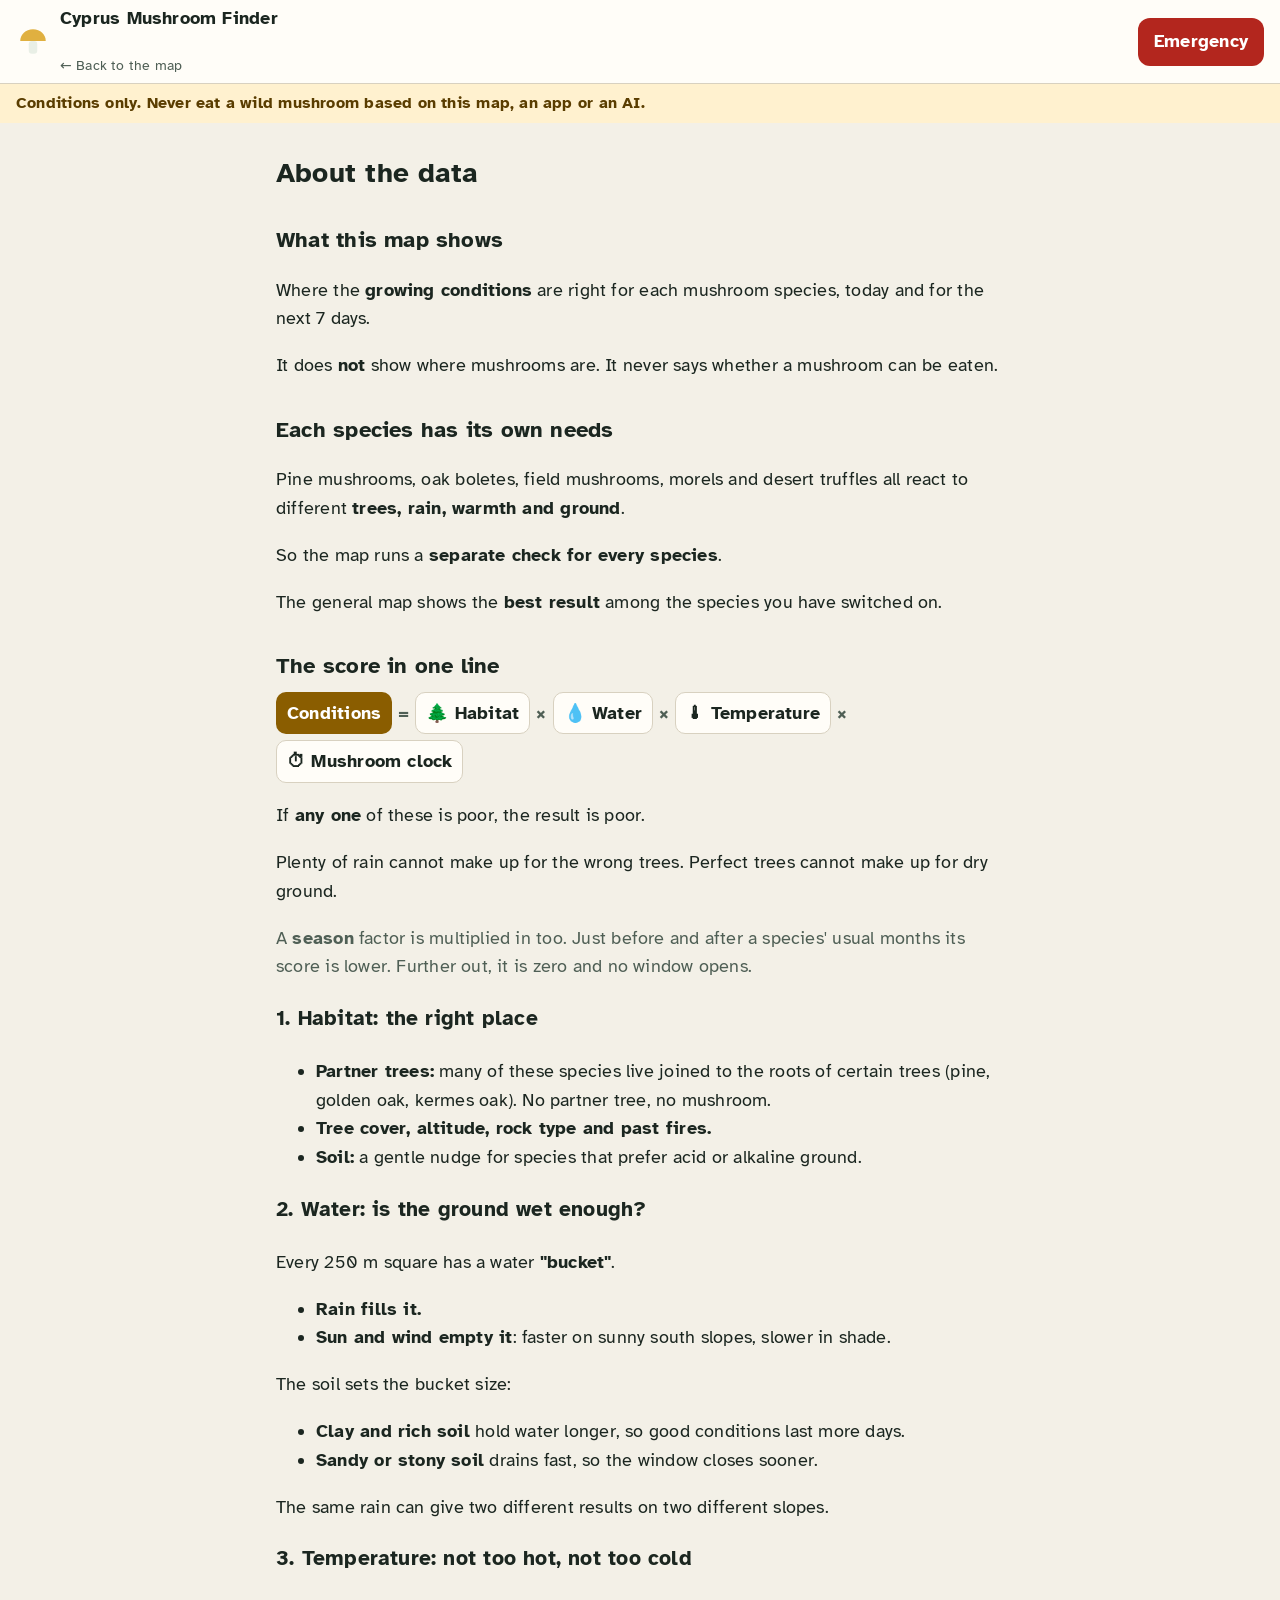
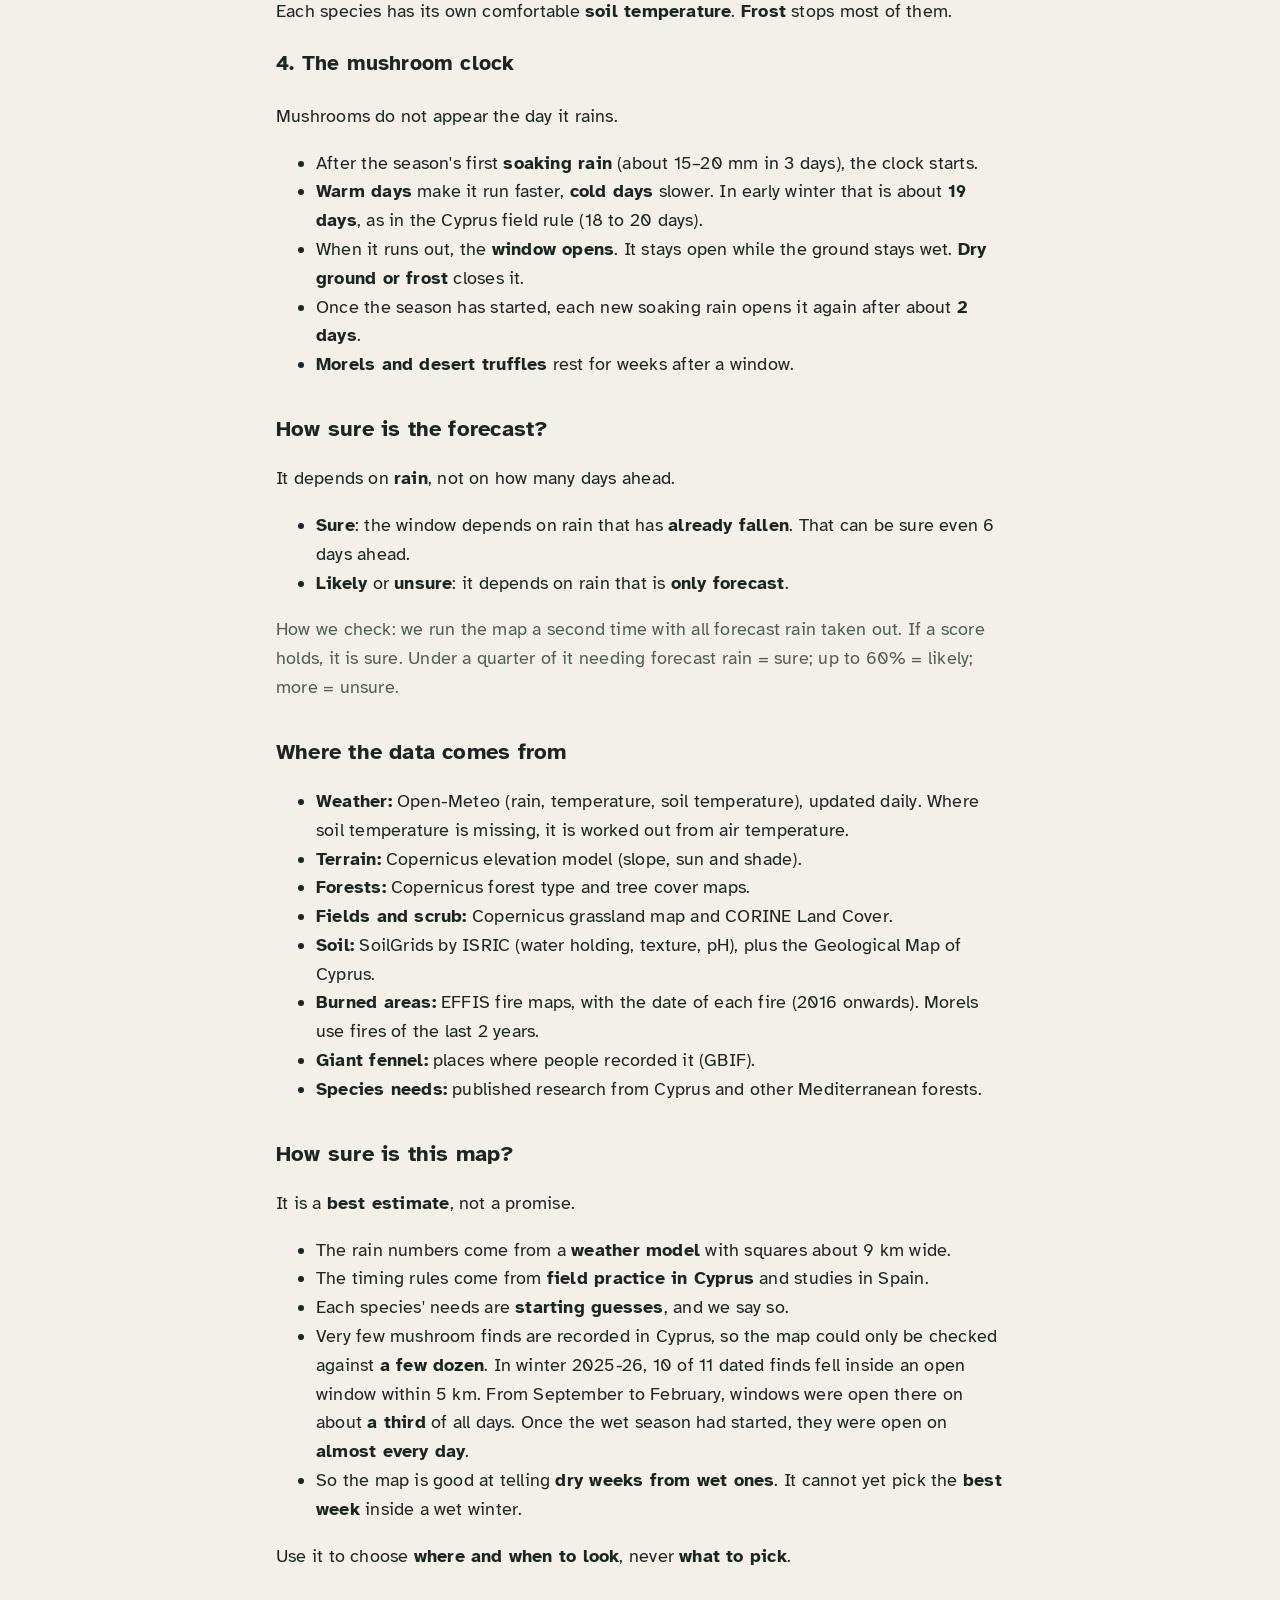
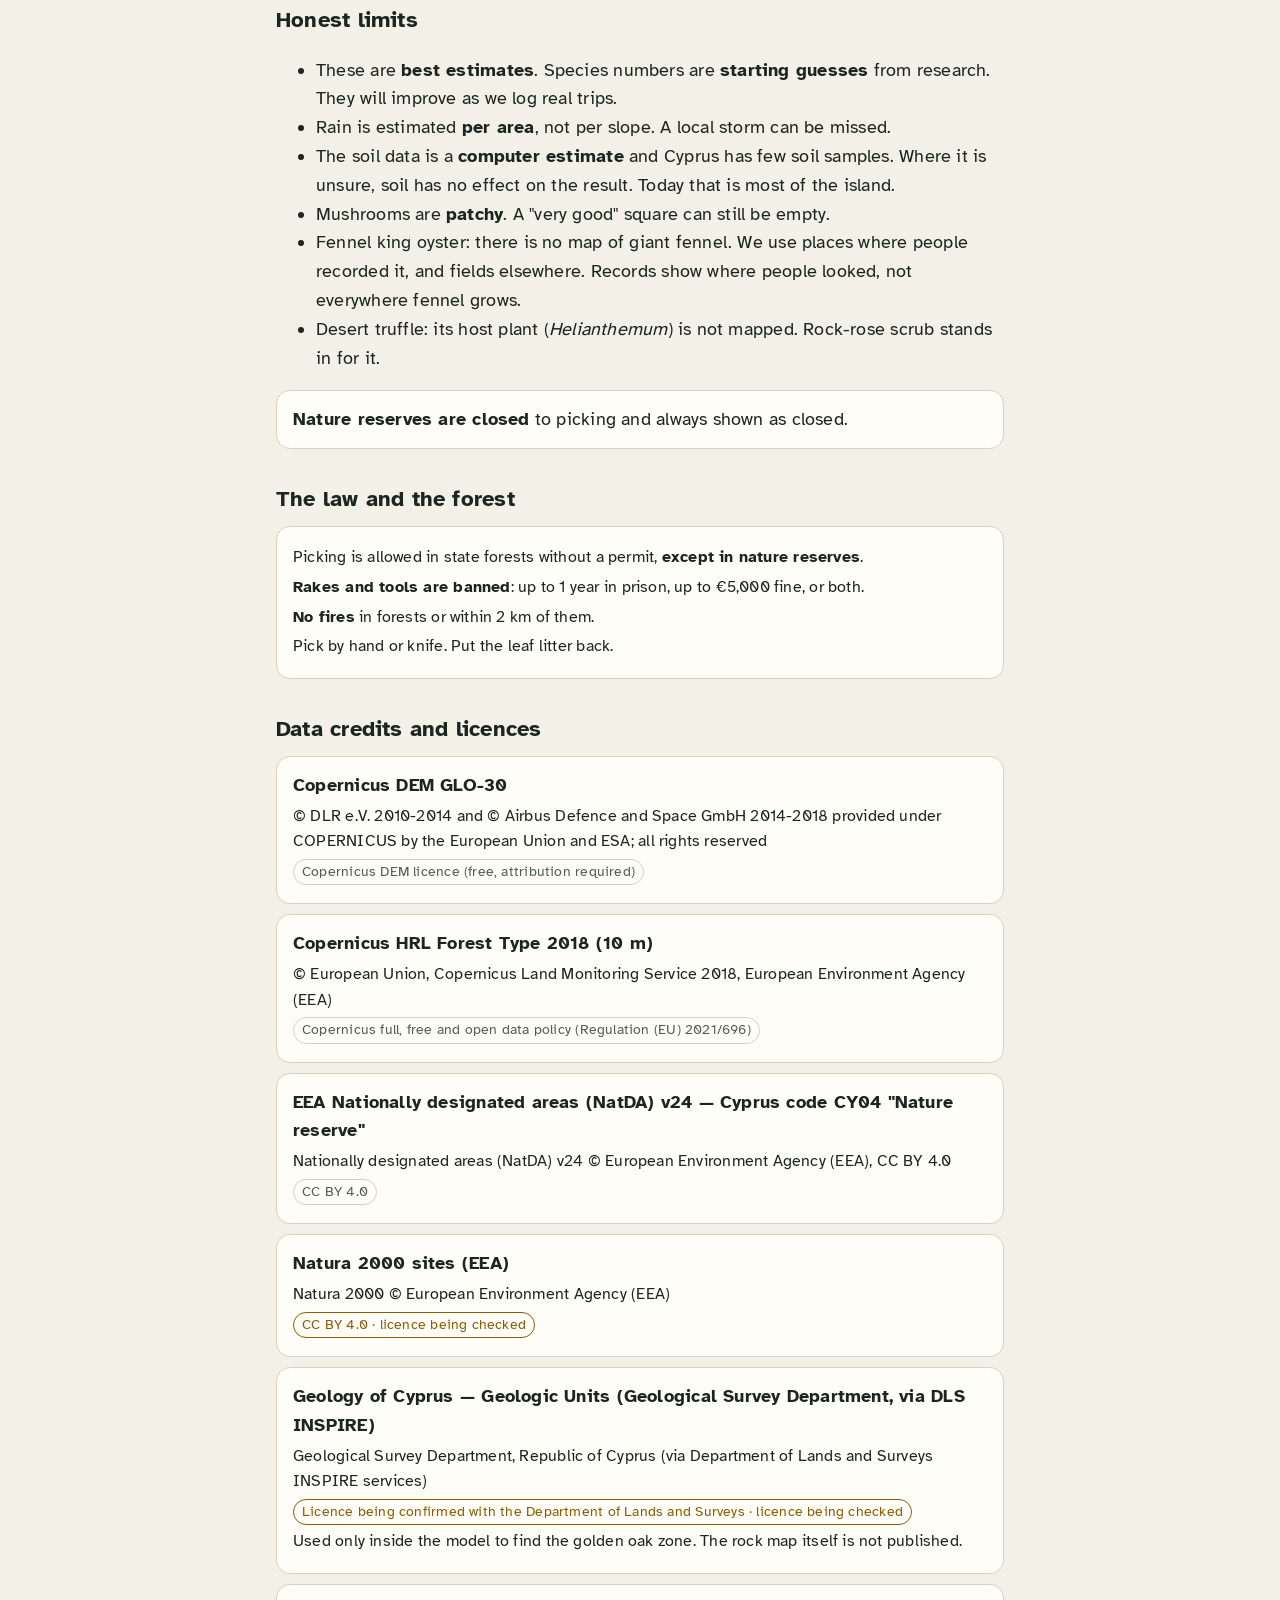
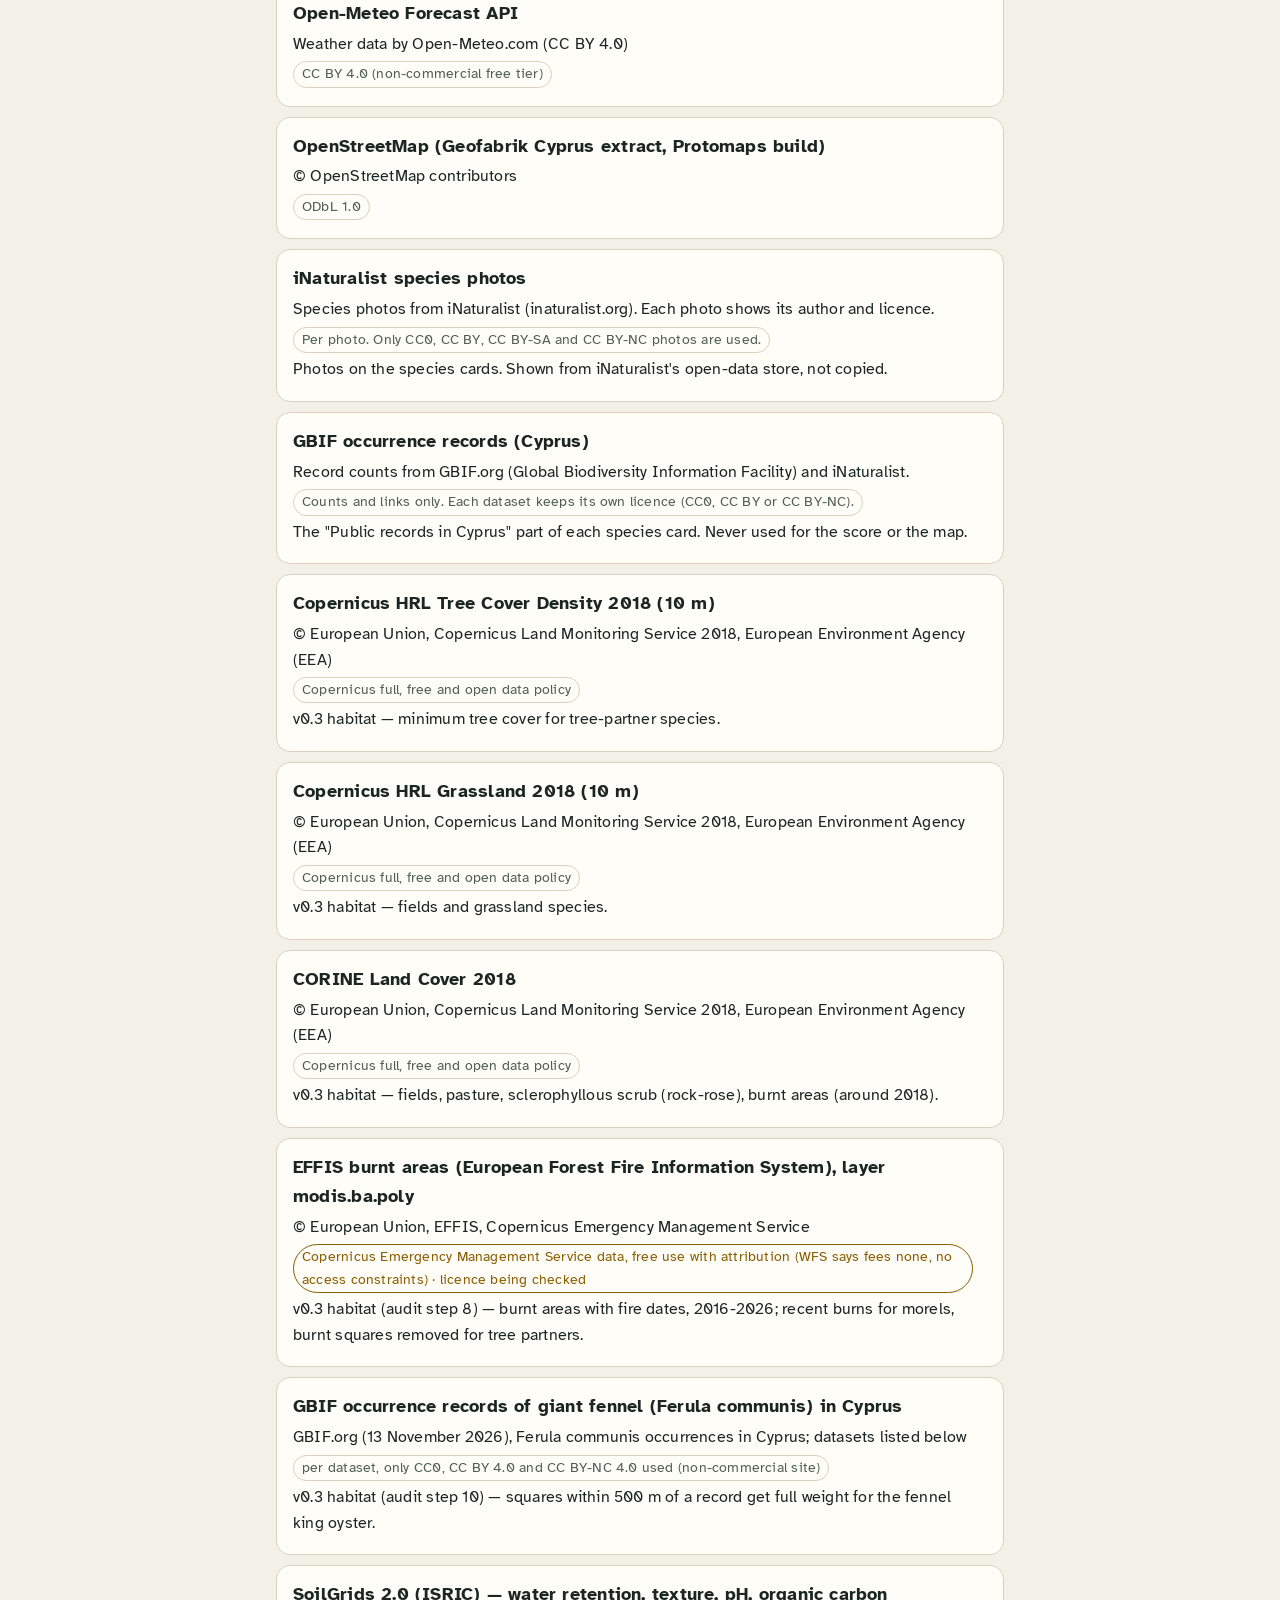
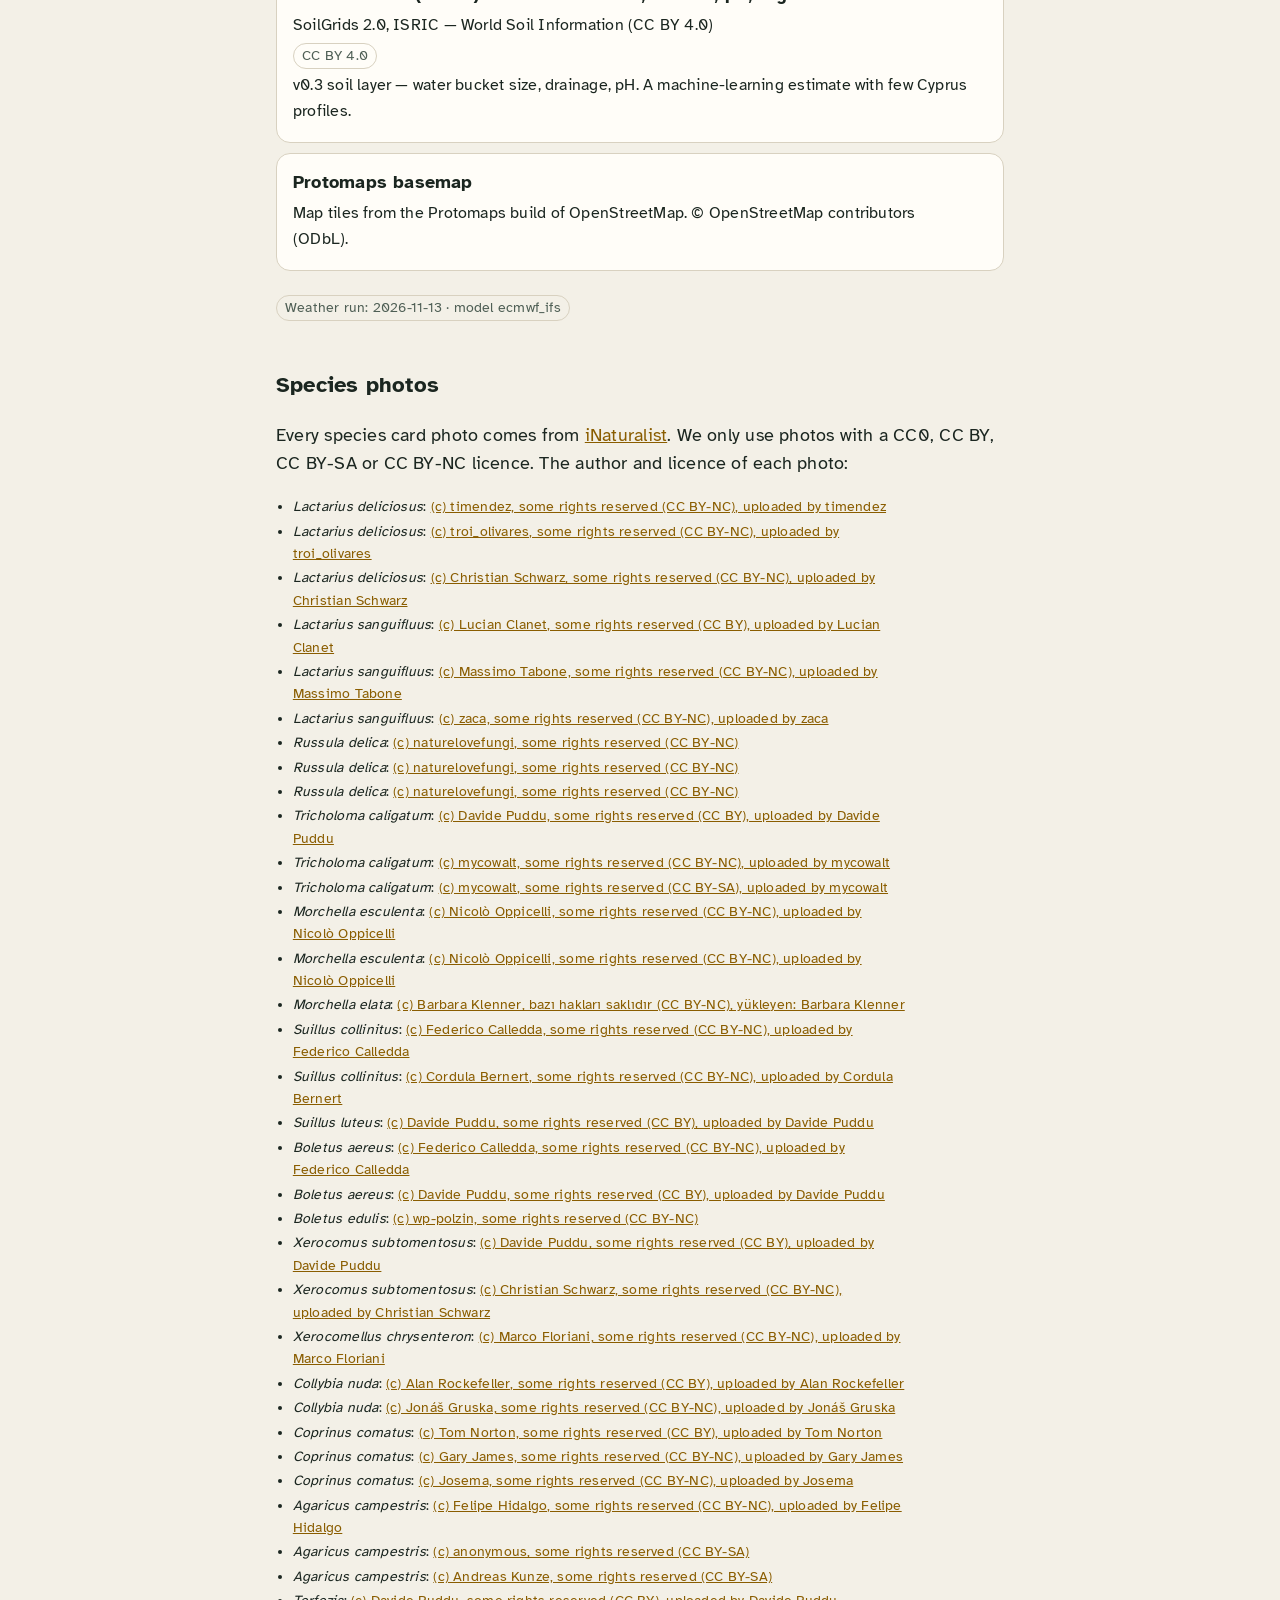
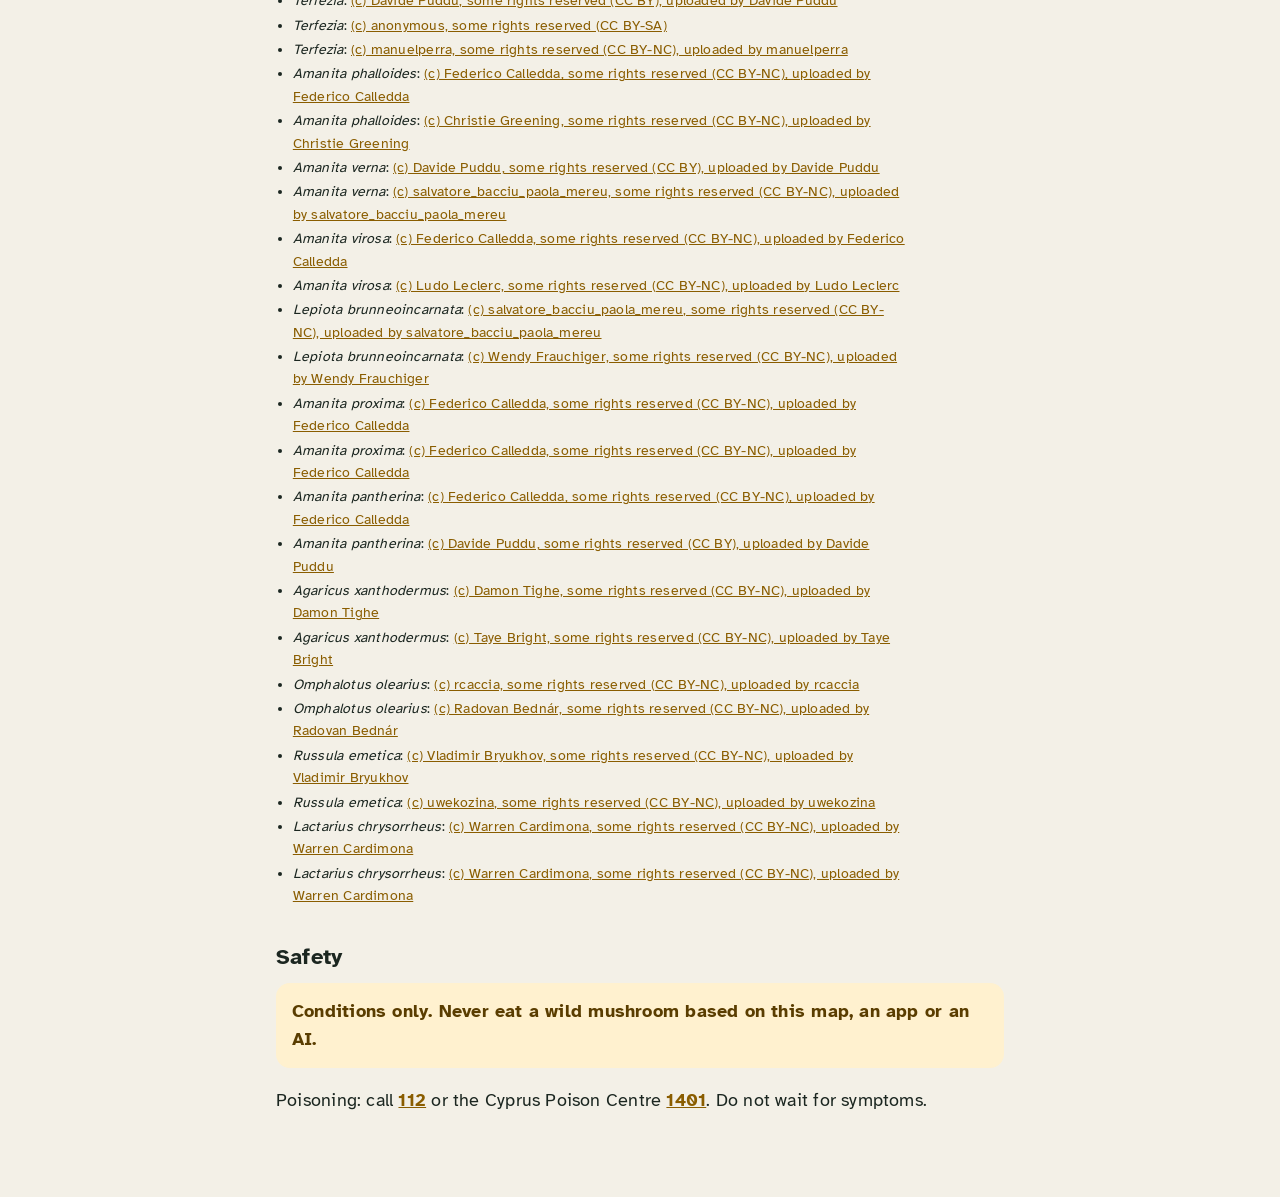
<file: v4-fable/about.html>
<!doctype html>
<html lang="en">
<head>
  <meta charset="utf-8" />
  <meta name="viewport" content="width=device-width, initial-scale=1, viewport-fit=cover" />
  <meta name="theme-color" content="#14211b" />
  <title>About the data · Cyprus Mushroom Finder</title>
  <link rel="icon" href="data:image/svg+xml,%3Csvg xmlns='http://www.w3.org/2000/svg' viewBox='0 0 32 32'%3E%3Cpath d='M4 15c0-6 5-11 12-11s12 5 12 11z' fill='%23e0b040'/%3E%3Crect x='12' y='15' width='8' height='12' rx='3' fill='%23e9efe6'/%3E%3C/svg%3E" />
  <script type="module" crossorigin src="./assets/about--LOEIvi0.js"></script>
  <link rel="modulepreload" crossorigin href="./assets/theme-vbfQFcMu.js">
  <link rel="stylesheet" crossorigin href="./assets/theme-iatmxNqj.css">
</head>
<body>
  <header class="topbar">
    <a class="brand" href="./">
      <svg width="34" height="34" viewBox="0 0 32 32" aria-hidden="true">
        <path d="M4 15c0-6 5-11 12-11s12 5 12 11z" fill="#e0b040" />
        <rect x="12" y="15" width="8" height="12" rx="3" fill="#e9efe6" />
      </svg>
      <span class="brand-text"><span class="brand-name">Cyprus Mushroom Finder</span><br />
        <span class="brand-sub">← Back to the map</span></span>
    </a>
    <button class="sos" type="button" data-emergency aria-haspopup="dialog">Emergency</button>
  </header>
  <div class="safety" role="note">
    <span>Conditions only. Never eat a wild mushroom based on this map, an app or an AI.</span>
  </div>

  <main class="page">
    <h1>About the data</h1>

    <h2>What this map shows</h2>
    <p>Where the <b>growing conditions</b> are right for each mushroom species, today and for the next 7 days.</p>
    <p>It does <b>not</b> show where mushrooms are. It never says whether a mushroom can be eaten.</p>

    <h2>Each species has its own needs</h2>
    <p>Pine mushrooms, oak boletes, field mushrooms, morels and desert truffles all react to different
      <b>trees, rain, warmth and ground</b>.</p>
    <p>So the map runs a <b>separate check for every species</b>.</p>
    <p>The general map shows the <b>best result</b> among the species you have switched on.</p>

    <h2>The score in one line</h2>
    <div class="formula" role="img" aria-label="Conditions equals habitat times water times temperature times mushroom clock">
      <span class="f-res">Conditions</span><span class="f-op">=</span>
      <span class="f-part">🌲 Habitat</span><span class="f-op">×</span>
      <span class="f-part">💧 Water</span><span class="f-op">×</span>
      <span class="f-part">🌡 Temperature</span><span class="f-op">×</span>
      <span class="f-part">⏱ Mushroom clock</span>
    </div>
    <p>If <b>any one</b> of these is poor, the result is poor.</p>
    <p>Plenty of rain cannot make up for the wrong trees. Perfect trees cannot make up for dry ground.</p>
    <p class="muted">A <b>season</b> factor is multiplied in too. Just before and after a species' usual months its
      score is lower. Further out, it is zero and no window opens.</p>

    <h3>1. Habitat: the right place</h3>
    <ul>
      <li><b>Partner trees:</b> many of these species live joined to the roots of certain trees
        (pine, golden oak, kermes oak). No partner tree, no mushroom.</li>
      <li><b>Tree cover, altitude, rock type and past fires.</b></li>
      <li><b>Soil:</b> a gentle nudge for species that prefer acid or alkaline ground.</li>
    </ul>

    <h3>2. Water: is the ground wet enough?</h3>
    <p>Every 250 m square has a water <b>"bucket"</b>.</p>
    <ul>
      <li><b>Rain fills it.</b></li>
      <li><b>Sun and wind empty it</b>: faster on sunny south slopes, slower in shade.</li>
    </ul>
    <p>The soil sets the bucket size:</p>
    <ul>
      <li><b>Clay and rich soil</b> hold water longer, so good conditions last more days.</li>
      <li><b>Sandy or stony soil</b> drains fast, so the window closes sooner.</li>
    </ul>
    <p>The same rain can give two different results on two different slopes.</p>

    <h3>3. Temperature: not too hot, not too cold</h3>
    <p>Each species has its own comfortable <b>soil temperature</b>. <b>Frost</b> stops most of them.</p>

    <h3>4. The mushroom clock</h3>
    <p>Mushrooms do not appear the day it rains.</p>
    <ul>
      <li>After the season's first <b>soaking rain</b> (about 15–20 mm in 3 days), the clock starts.</li>
      <li><b>Warm days</b> make it run faster, <b>cold days</b> slower. In early winter that is about
        <b>19 days</b>, as in the Cyprus field rule (18 to 20 days).</li>
      <li>When it runs out, the <b>window opens</b>. It stays open while the ground stays wet.
        <b>Dry ground or frost</b> closes it.</li>
      <li>Once the season has started, each new soaking rain opens it again after about <b>2 days</b>.</li>
      <li><b>Morels and desert truffles</b> rest for weeks after a window.</li>
    </ul>

    <h2>How sure is the forecast?</h2>
    <p>It depends on <b>rain</b>, not on how many days ahead.</p>
    <ul>
      <li><b>Sure</b>: the window depends on rain that has <b>already fallen</b>.
        That can be sure even 6 days ahead.</li>
      <li><b>Likely</b> or <b>unsure</b>: it depends on rain that is <b>only forecast</b>.</li>
    </ul>
    <p class="muted">How we check: we run the map a second time with all forecast rain taken out.
      If a score holds, it is sure. Under a quarter of it needing forecast rain = sure; up to 60% = likely; more = unsure.</p>

    <h2>Where the data comes from</h2>
    <ul>
      <li><b>Weather:</b> Open-Meteo (rain, temperature, soil temperature), updated daily.
        Where soil temperature is missing, it is worked out from air temperature.</li>
      <li><b>Terrain:</b> Copernicus elevation model (slope, sun and shade).</li>
      <li><b>Forests:</b> Copernicus forest type and tree cover maps.</li>
      <li><b>Fields and scrub:</b> Copernicus grassland map and CORINE Land Cover.</li>
      <li><b>Soil:</b> SoilGrids by ISRIC (water holding, texture, pH), plus the Geological Map of Cyprus.</li>
      <li><b>Burned areas:</b> EFFIS fire maps, with the date of each fire (2016 onwards).
        Morels use fires of the last 2 years.</li>
      <li><b>Giant fennel:</b> places where people recorded it (GBIF).</li>
      <li><b>Species needs:</b> published research from Cyprus and other Mediterranean forests.</li>
    </ul>

    <h2>How sure is this map?</h2>
    <p>It is a <b>best estimate</b>, not a promise.</p>
    <ul>
      <li>The rain numbers come from a <b>weather model</b> with squares about 9 km wide.</li>
      <li>The timing rules come from <b>field practice in Cyprus</b> and studies in Spain.</li>
      <li>Each species' needs are <b>starting guesses</b>, and we say so.</li>
      <li>Very few mushroom finds are recorded in Cyprus, so the map could only be checked against
        <b>a few dozen</b>. <span data-hits>In winter 2025-26, 10 of 11 dated finds fell inside an open window
        within 5 km. From September to February, windows were open there on about <b>a third</b> of all days.
        Once the wet season had started, they were open on <b>almost every day</b>.</span></li>
      <li>So the map is good at telling <b>dry weeks from wet ones</b>. It cannot yet pick the <b>best week</b>
        inside a wet winter.</li>
    </ul>
    <p>Use it to choose <b>where and when to look</b>, never <b>what to pick</b>.</p>

    <h2>Honest limits</h2>
    <ul>
      <li>These are <b>best estimates</b>. Species numbers are <b>starting guesses</b> from research.
        They will improve as we log real trips.</li>
      <li>Rain is estimated <b>per area</b>, not per slope. A local storm can be missed.</li>
      <li>The soil data is a <b>computer estimate</b> and Cyprus has few soil samples.
        Where it is unsure, soil has no effect on the result. Today that is most of the island.</li>
      <li>Mushrooms are <b>patchy</b>. A "very good" square can still be empty.</li>
      <li>Fennel king oyster: there is no map of giant fennel. We use places where people recorded it,
        and fields elsewhere. Records show where people looked, not everywhere fennel grows.</li>
      <li>Desert truffle: its host plant (<i>Helianthemum</i>) is not mapped. Rock-rose scrub stands in for it.</li>
    </ul>

    <p class="card"><b>Nature reserves are closed</b> to picking and always shown as closed.</p>

    <h2>The law and the forest</h2>
    <div class="card">
      <p>Picking is allowed in state forests without a permit, <b>except in nature reserves</b>.</p>
      <p><b>Rakes and tools are banned</b>: up to 1 year in prison, up to €5,000 fine, or both.</p>
      <p><b>No fires</b> in forests or within 2 km of them.</p>
      <p>Pick by hand or knife. Put the leaf litter back.</p>
    </div>

    <h2>Data credits and licences</h2>
    <div id="credits"><p>Loading…</p></div>
    <p class="tag">Weather run: <span id="run">…</span></p>

    <h2>Species photos</h2>
    <p>Every species card photo comes from <a href="https://www.inaturalist.org">iNaturalist</a>.
      We only use photos with a CC0, CC BY, CC BY-SA or CC BY-NC licence. The author and licence of each photo:</p>
    <ul id="photo-credits" class="photo-credits"><li>Loading…</li></ul>

    <h2>Safety</h2>
    <div class="safety-card">Conditions only. Never eat a wild mushroom based on this map, an app or an AI.</div>
    <p>Poisoning: call <a href="tel:112"><b>112</b></a> or the Cyprus Poison Centre <a href="tel:1401"><b>1401</b></a>.
      Do not wait for symptoms.</p>
  </main>
</body>
</html>
</file>
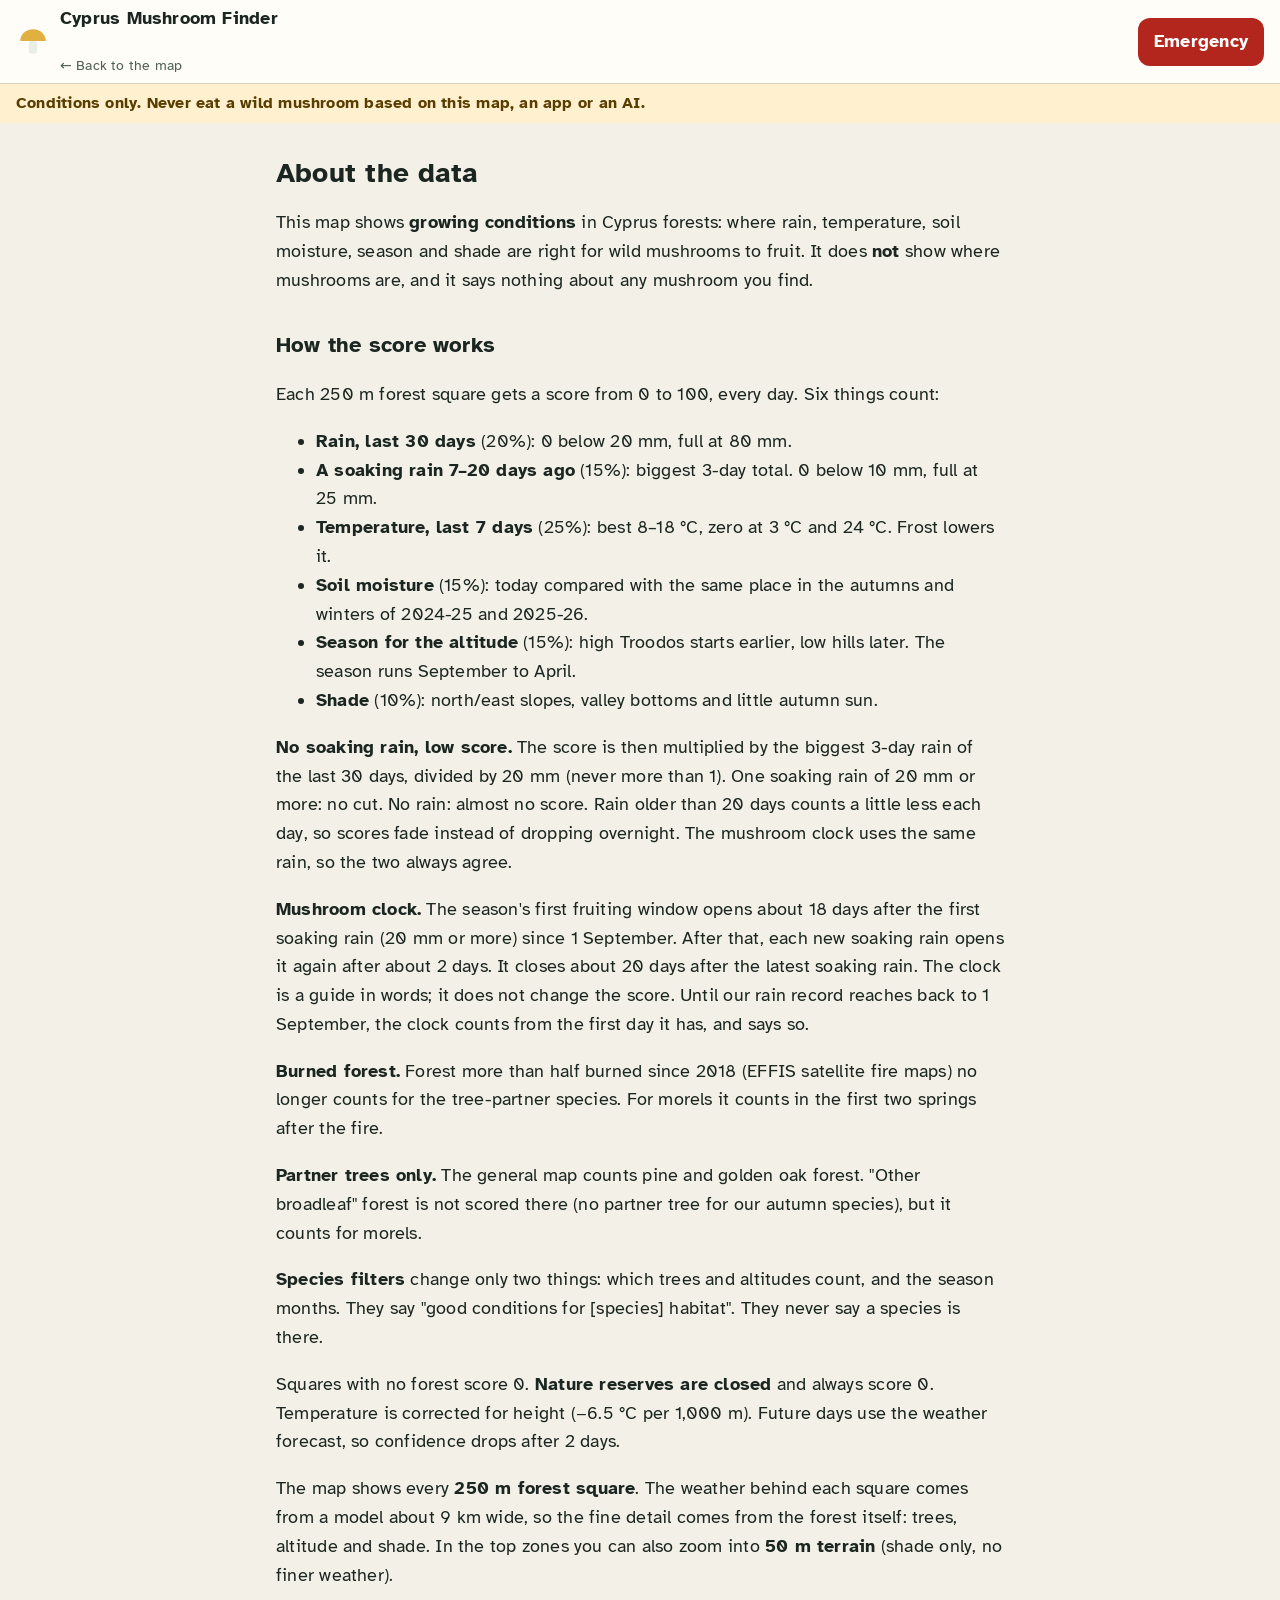
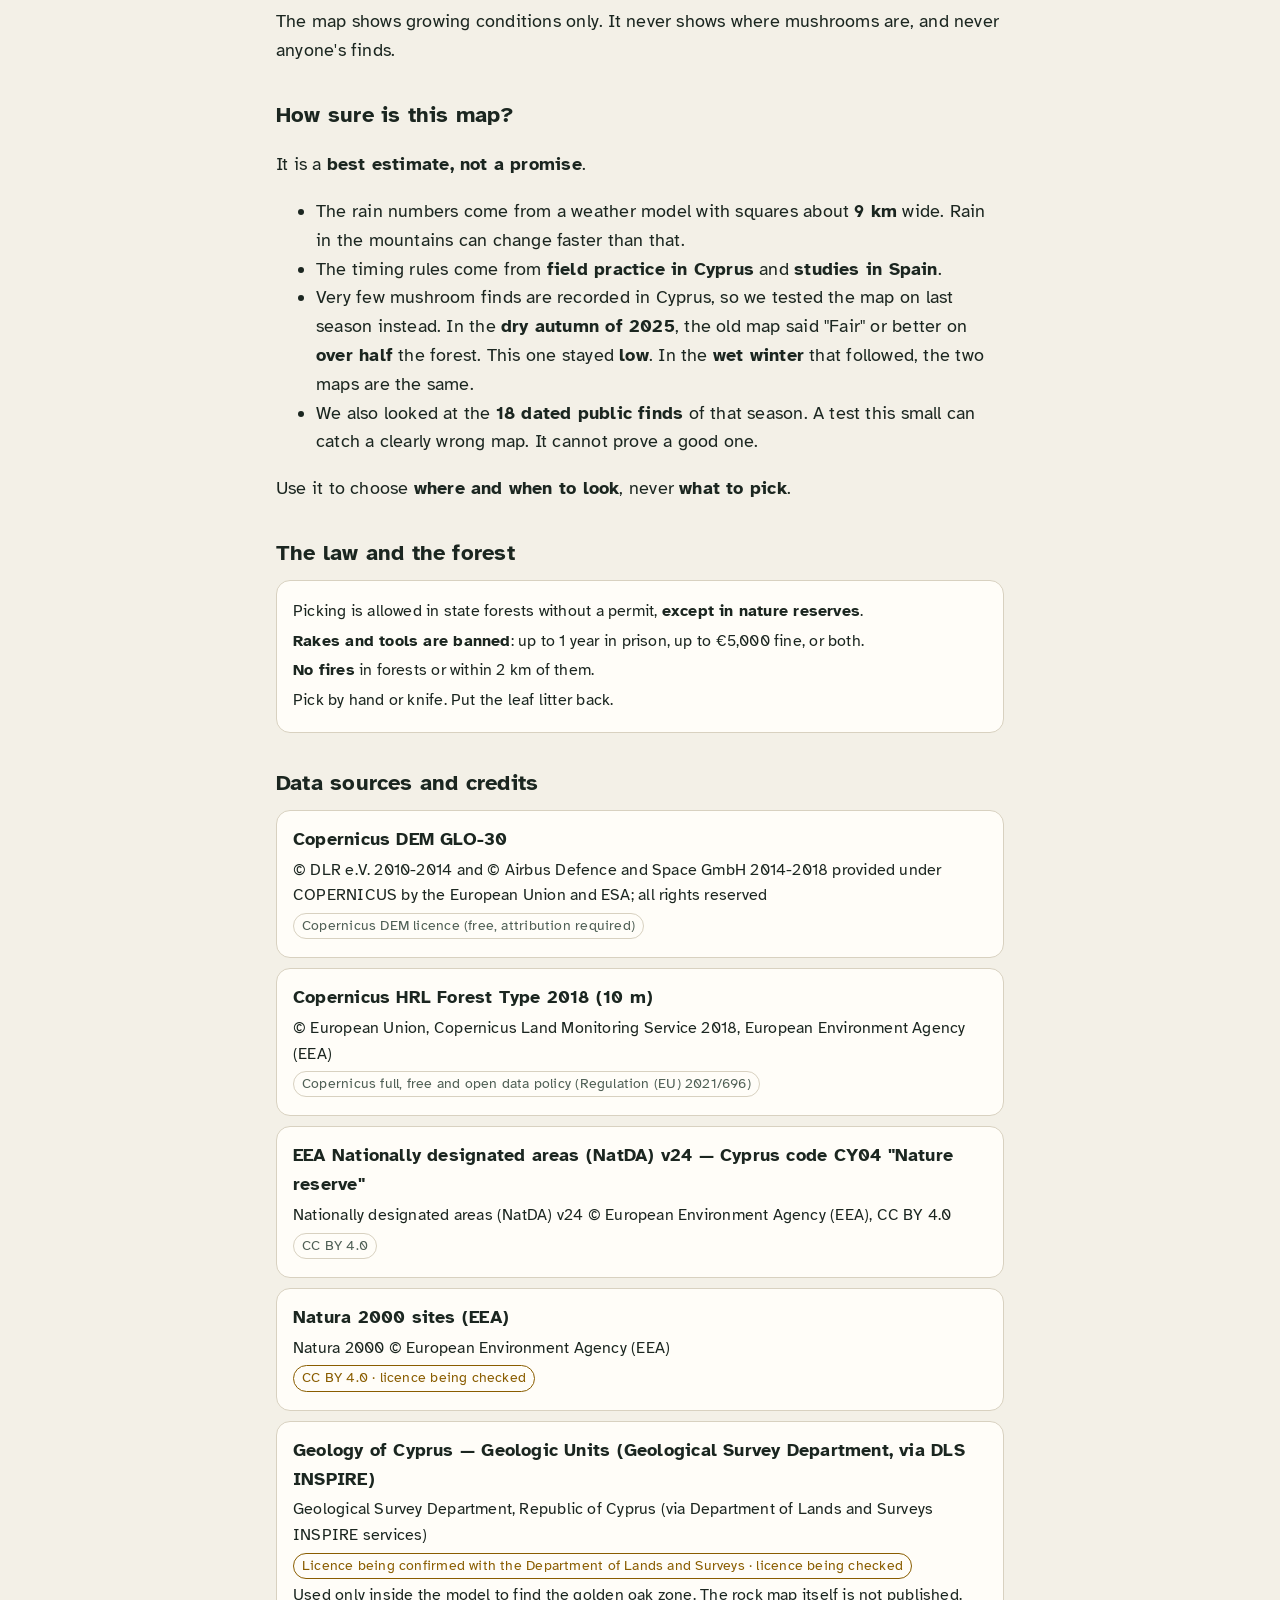
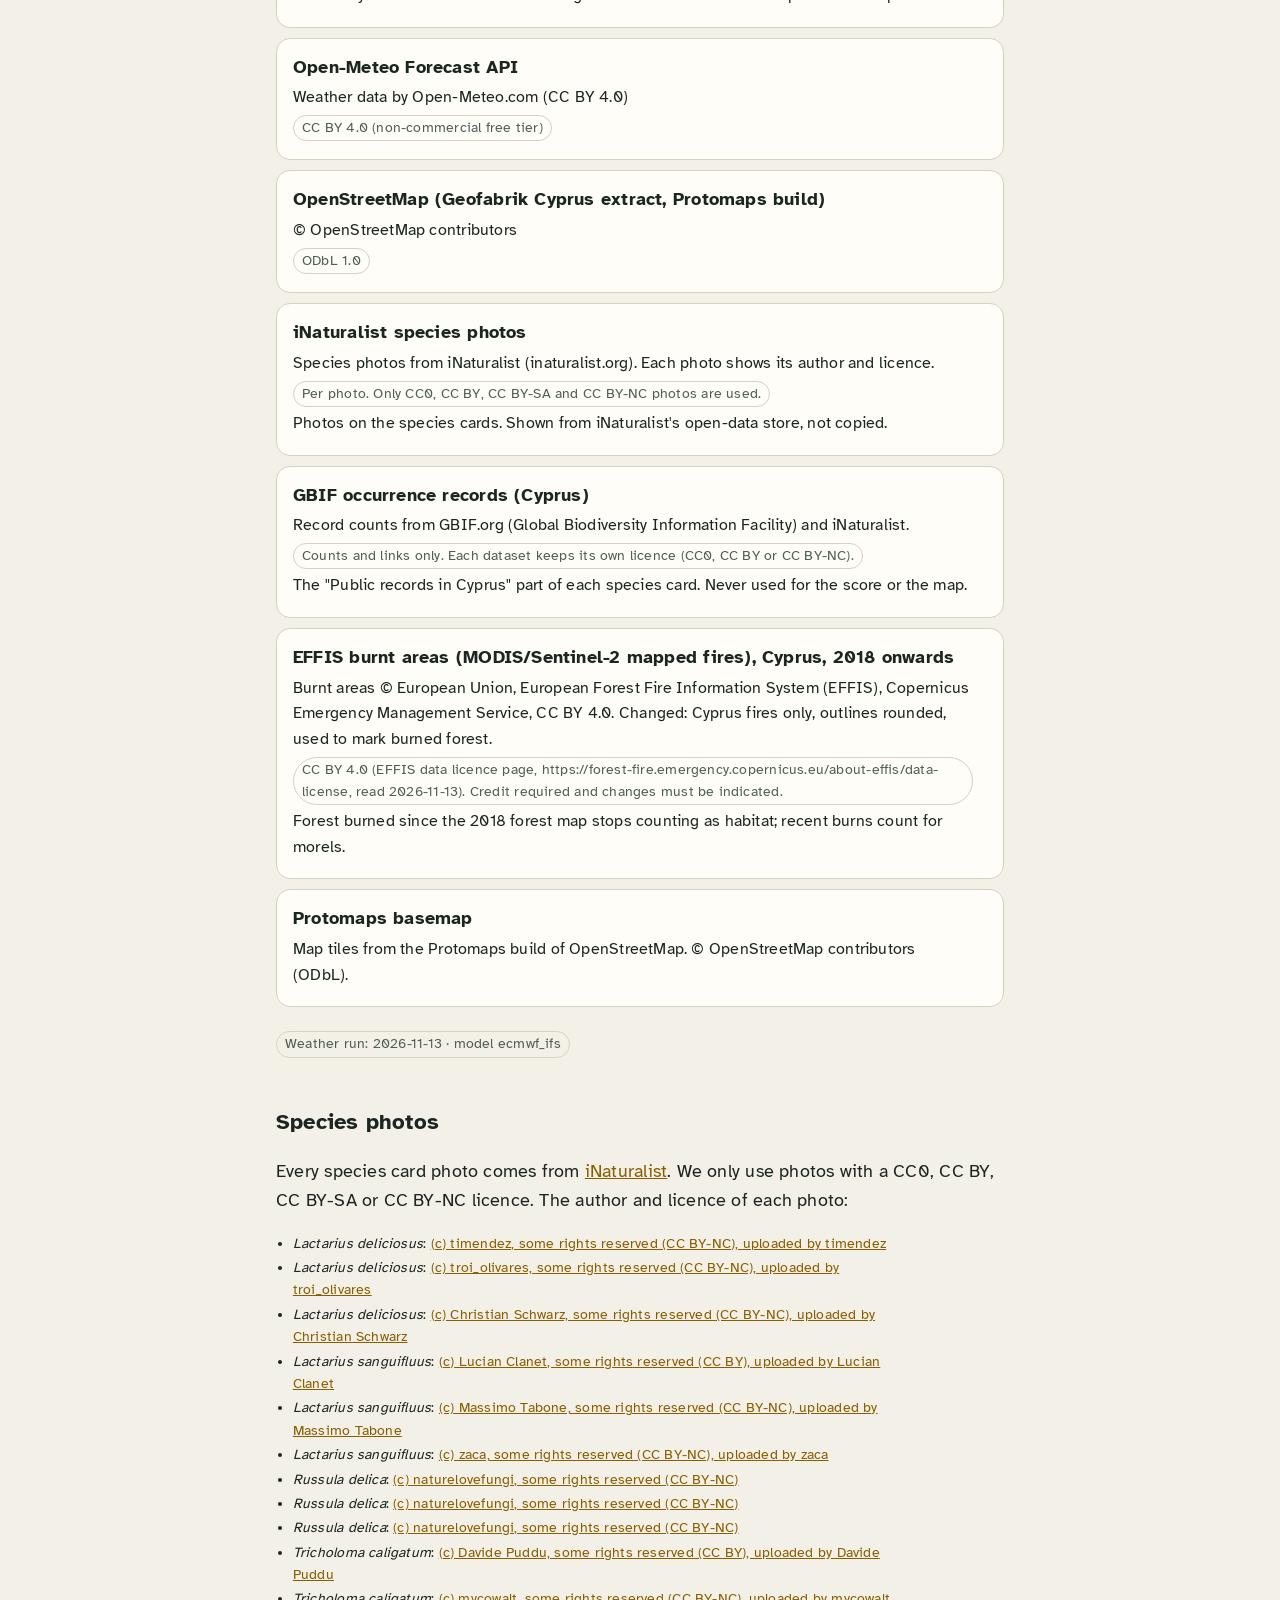
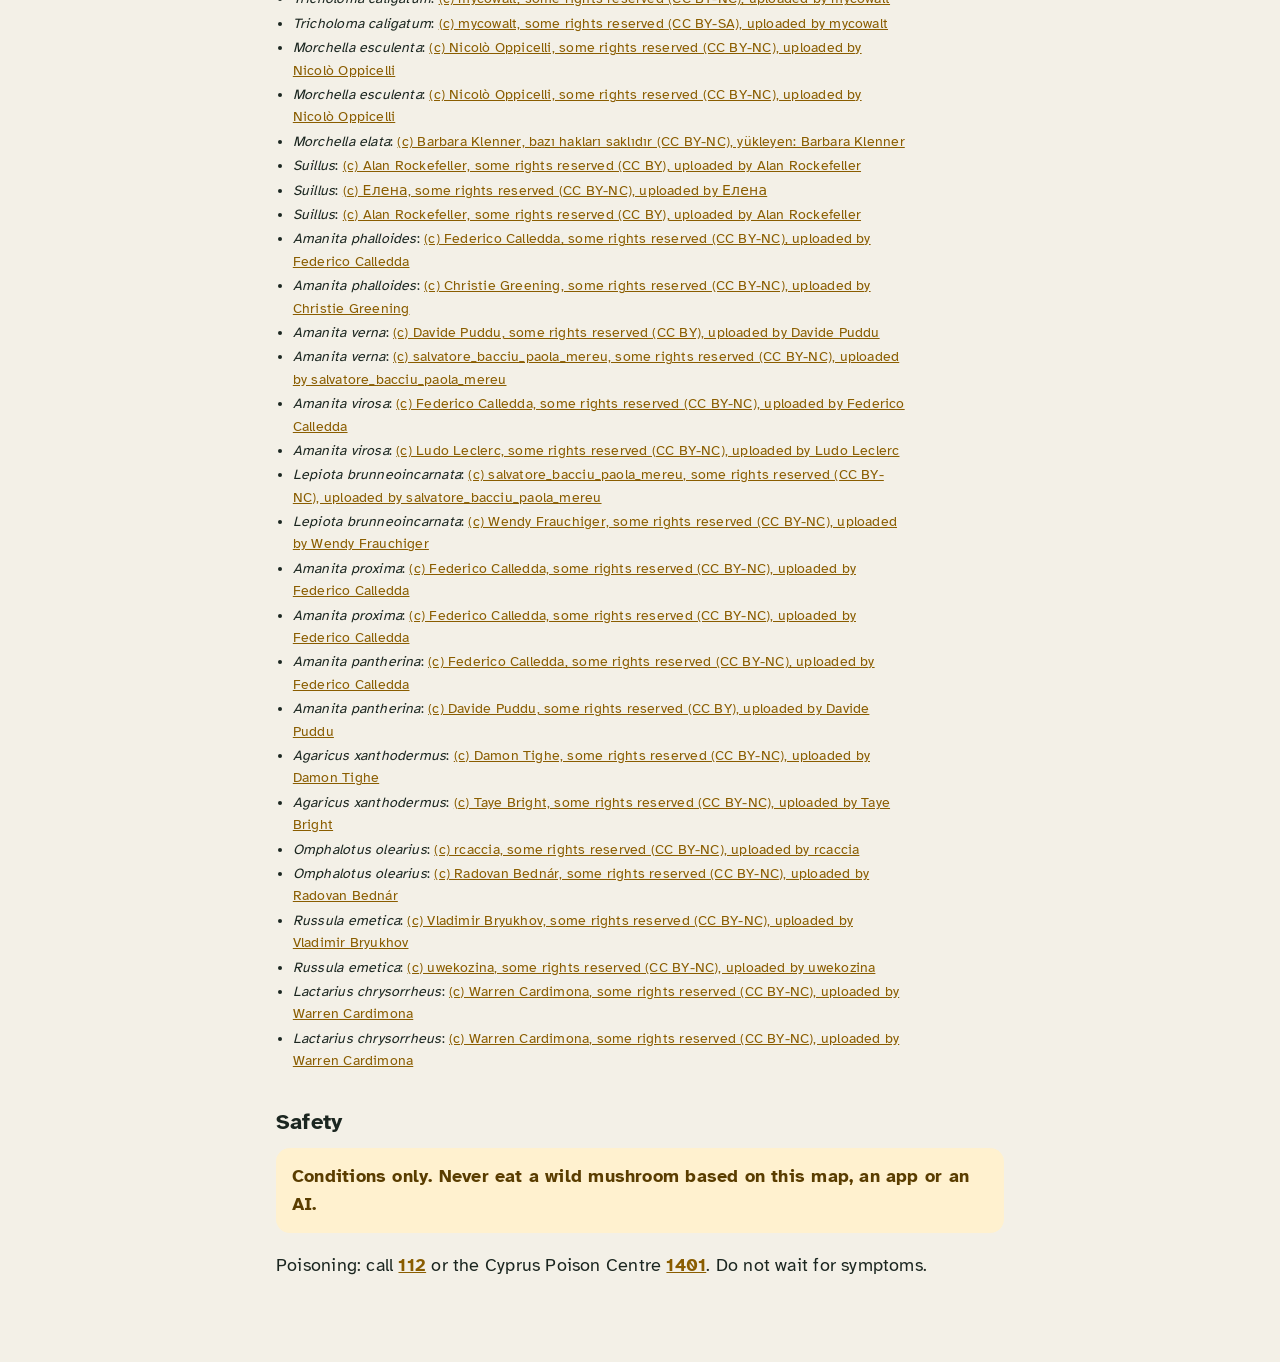
<file: v5/about.html>
<!doctype html>
<html lang="en">
<head>
  <meta charset="utf-8" />
  <meta name="viewport" content="width=device-width, initial-scale=1, viewport-fit=cover" />
  <meta name="theme-color" content="#14211b" />
  <title>About the data · Cyprus Mushroom Finder</title>
  <link rel="icon" href="data:image/svg+xml,%3Csvg xmlns='http://www.w3.org/2000/svg' viewBox='0 0 32 32'%3E%3Cpath d='M4 15c0-6 5-11 12-11s12 5 12 11z' fill='%23e0b040'/%3E%3Crect x='12' y='15' width='8' height='12' rx='3' fill='%23e9efe6'/%3E%3C/svg%3E" />
  <script type="module" crossorigin src="./assets/about-Bwlgy0Nd.js"></script>
  <link rel="modulepreload" crossorigin href="./assets/theme-Dxer4flQ.js">
  <link rel="stylesheet" crossorigin href="./assets/theme-BVf9jzYc.css">
</head>
<body>
  <header class="topbar">
    <a class="brand" href="./">
      <svg width="34" height="34" viewBox="0 0 32 32" aria-hidden="true">
        <path d="M4 15c0-6 5-11 12-11s12 5 12 11z" fill="#e0b040" />
        <rect x="12" y="15" width="8" height="12" rx="3" fill="#e9efe6" />
      </svg>
      <span class="brand-text"><span class="brand-name">Cyprus Mushroom Finder</span><br />
        <span class="brand-sub">← Back to the map</span></span>
    </a>
    <button class="sos" type="button" data-emergency aria-haspopup="dialog">Emergency</button>
  </header>
  <div class="safety" role="note">
    <span>Conditions only. Never eat a wild mushroom based on this map, an app or an AI.</span>
  </div>

  <main class="page">
    <h1>About the data</h1>
    <p>This map shows <b>growing conditions</b> in Cyprus forests: where rain, temperature, soil moisture,
      season and shade are right for wild mushrooms to fruit. It does <b>not</b> show where mushrooms are,
      and it says nothing about any mushroom you find.</p>

    <h2>How the score works</h2>
    <p>Each 250 m forest square gets a score from 0 to 100, every day. Six things count:</p>
    <ul>
      <li><b>Rain, last 30 days</b> (20%): 0 below 20 mm, full at 80 mm.</li>
      <li><b>A soaking rain 7–20 days ago</b> (15%): biggest 3-day total. 0 below 10 mm, full at 25 mm.</li>
      <li><b>Temperature, last 7 days</b> (25%): best 8–18 °C, zero at 3 °C and 24 °C. Frost lowers it.</li>
      <li><b>Soil moisture</b> (15%): today compared with the same place in the autumns and winters of 2024-25 and 2025-26.</li>
      <li><b>Season for the altitude</b> (15%): high Troodos starts earlier, low hills later. The season runs September to April.</li>
      <li><b>Shade</b> (10%): north/east slopes, valley bottoms and little autumn sun.</li>
    </ul>
    <p><b>No soaking rain, low score.</b> The score is then multiplied by the biggest 3-day rain of the last 30 days,
      divided by 20 mm (never more than 1). One soaking rain of 20 mm or more: no cut. No rain: almost no score.
      Rain older than 20 days counts a little less each day, so scores fade instead of dropping overnight.
      The mushroom clock uses the same rain, so the two always agree.</p>
    <p><b>Mushroom clock.</b> The season's first fruiting window opens about 18 days after the first soaking rain
      (20 mm or more) since 1 September. After that, each new soaking rain opens it again after about 2 days.
      It closes about 20 days after the latest soaking rain. The clock is a guide in words; it does not change the score.
      Until our rain record reaches back to 1 September, the clock counts from the first day it has, and says so.</p>
    <p><b>Burned forest.</b> Forest more than half burned since 2018 (EFFIS satellite fire maps) no longer counts
      for the tree-partner species. For morels it counts in the first two springs after the fire.</p>
    <p><b>Partner trees only.</b> The general map counts pine and golden oak forest.
      "Other broadleaf" forest is not scored there (no partner tree for our autumn species), but it counts for morels.</p>
    <p><b>Species filters</b> change only two things: which trees and altitudes count, and the season months.
      They say "good conditions for [species] habitat". They never say a species is there.</p>
    <p>Squares with no forest score 0. <b>Nature reserves are closed</b> and always score 0.
      Temperature is corrected for height (−6.5 °C per 1,000 m).
      Future days use the weather forecast, so confidence drops after 2 days.</p>
    <p>The map shows every <b>250 m forest square</b>. The weather behind each square comes from a model about 9 km wide,
      so the fine detail comes from the forest itself: trees, altitude and shade. In the top zones you can also zoom into
      <b>50 m terrain</b> (shade only, no finer weather).</p>
    <p>The map shows growing conditions only. It never shows where mushrooms are, and never anyone's finds.</p>

    <h2>How sure is this map?</h2>
    <p>It is a <b>best estimate, not a promise</b>.</p>
    <ul>
      <li>The rain numbers come from a weather model with squares about <b>9 km</b> wide.
        Rain in the mountains can change faster than that.</li>
      <li>The timing rules come from <b>field practice in Cyprus</b> and <b>studies in Spain</b>.</li>
      <li>Very few mushroom finds are recorded in Cyprus, so we tested the map on last season instead.
        In the <b>dry autumn of 2025</b>, the old map said "Fair" or better on <b>over half</b> the forest.
        This one stayed <b>low</b>. In the <b>wet winter</b> that followed, the two maps are the same.</li>
      <li>We also looked at the <b>18 dated public finds</b> of that season. A test this small can catch
        a clearly wrong map. It cannot prove a good one.</li>
    </ul>
    <p>Use it to choose <b>where and when to look</b>, never <b>what to pick</b>.</p>

    <h2>The law and the forest</h2>
    <div class="card">
      <p>Picking is allowed in state forests without a permit, <b>except in nature reserves</b>.</p>
      <p><b>Rakes and tools are banned</b>: up to 1 year in prison, up to €5,000 fine, or both.</p>
      <p><b>No fires</b> in forests or within 2 km of them.</p>
      <p>Pick by hand or knife. Put the leaf litter back.</p>
    </div>

    <h2>Data sources and credits</h2>
    <div id="credits"><p>Loading…</p></div>
    <p class="tag">Weather run: <span id="run">…</span></p>

    <h2>Species photos</h2>
    <p>Every species card photo comes from <a href="https://www.inaturalist.org">iNaturalist</a>.
      We only use photos with a CC0, CC BY, CC BY-SA or CC BY-NC licence. The author and licence of each photo:</p>
    <ul id="photo-credits" class="photo-credits"><li>Loading…</li></ul>

    <h2>Safety</h2>
    <div class="safety-card">Conditions only. Never eat a wild mushroom based on this map, an app or an AI.</div>
    <p>Poisoning: call <a href="tel:112"><b>112</b></a> or the Cyprus Poison Centre <a href="tel:1401"><b>1401</b></a>.
      Do not wait for symptoms.</p>
  </main>
</body>
</html>
</file>
<file: assets/theme-iatmxNqj.css>
@font-face{font-family:Atkinson Hyperlegible;font-style:normal;font-display:swap;font-weight:400;src:url(./atkinson-hyperlegible-latin-ext-400-normal-DRk46D-x.woff2)format("woff2"),url(./atkinson-hyperlegible-latin-ext-400-normal-Bbz-b3yf.woff)format("woff");unicode-range:U+100-2BA,U+2BD-2C5,U+2C7-2CC,U+2CE-2D7,U+2DD-2FF,U+304,U+308,U+329,U+1D00-1DBF,U+1E00-1E9F,U+1EF2-1EFF,U+2020,U+20A0-20AB,U+20AD-20C0,U+2113,U+2C60-2C7F,U+A720-A7FF}@font-face{font-family:Atkinson Hyperlegible;font-style:normal;font-display:swap;font-weight:400;src:url(./atkinson-hyperlegible-latin-400-normal-BrHNak5F.woff2)format("woff2"),url(./atkinson-hyperlegible-latin-400-normal-BbWidj28.woff)format("woff");unicode-range:U+??,U+131,U+152-153,U+2BB-2BC,U+2C6,U+2DA,U+2DC,U+304,U+308,U+329,U+2000-206F,U+20AC,U+2122,U+2191,U+2193,U+2212,U+2215,U+FEFF,U+FFFD}@font-face{font-family:Atkinson Hyperlegible;font-style:normal;font-display:swap;font-weight:700;src:url(./atkinson-hyperlegible-latin-ext-700-normal-BoVPHkS0.woff2)format("woff2"),url(./atkinson-hyperlegible-latin-ext-700-normal-CKkU2Dpt.woff)format("woff");unicode-range:U+100-2BA,U+2BD-2C5,U+2C7-2CC,U+2CE-2D7,U+2DD-2FF,U+304,U+308,U+329,U+1D00-1DBF,U+1E00-1E9F,U+1EF2-1EFF,U+2020,U+20A0-20AB,U+20AD-20C0,U+2113,U+2C60-2C7F,U+A720-A7FF}@font-face{font-family:Atkinson Hyperlegible;font-style:normal;font-display:swap;font-weight:700;src:url(./atkinson-hyperlegible-latin-700-normal-GZI4o3u0.woff2)format("woff2"),url(./atkinson-hyperlegible-latin-700-normal-BK6Glc0m.woff)format("woff");unicode-range:U+??,U+131,U+152-153,U+2BB-2BC,U+2C6,U+2DA,U+2DC,U+304,U+308,U+329,U+2000-206F,U+20AC,U+2122,U+2191,U+2193,U+2212,U+2215,U+FEFF,U+FFFD}@font-face{font-family:Plain Digits;font-weight:400;unicode-range:U+30-39;src:local(Helvetica Neue),local(HelveticaNeue),local(Arial),local(ArialMT),local(Roboto),local(Roboto-Regular),local(Segoe UI),local(SegoeUI)}@font-face{font-family:Plain Digits;font-weight:700;unicode-range:U+30-39;src:local(Helvetica Neue Bold),local(HelveticaNeue-Bold),local(Arial Bold),local(Arial-BoldMT),local(Roboto Bold),local(Roboto-Bold),local(Segoe UI Bold),local(SegoeUI-Bold)}:root{--font:"Plain Digits", "Atkinson Hyperlegible", system-ui, -apple-system, "Segoe UI", sans-serif;--fs-0:.875rem;--fs-1:1rem;--fs-2:1.125rem;--fs-3:1.375rem;--fs-4:1.75rem;--lh:1.6;--track:.012em;--radius:14px;--radius-s:10px;--gap:12px;--tap:48px;--shadow:0 10px 30px #00000047;--bg:#f3f0e7;--surface:#fffdf8;--surface-2:#ebe6d9;--line:#d8d1c0;--ink:#1b2620;--ink-soft:#4f5f55;--accent:#8a5d00;--accent-ink:#fff;--safety-bg:#fff1cf;--safety-ink:#5a3d00;--sos-bg:#b3261e;--sos-ink:#fff;--closed:#8c928f;--focus:#1c6dd0}:root[data-theme=dark]{--bg:#0c1612;--surface:#14211b;--surface-2:#1d2d25;--line:#2c3d34;--ink:#e9efe6;--ink-soft:#a9b8ad;--accent:#e0b040;--accent-ink:#1a1405;--safety-bg:#3a2f12;--safety-ink:#f6dfa6;--sos-bg:#e5483b;--sos-ink:#fff;--closed:#8c928f;--focus:#8cc4ff;--shadow:0 10px 30px #00000080}@media (prefers-color-scheme:dark){:root:not([data-theme=light]){--bg:#0c1612;--surface:#14211b;--surface-2:#1d2d25;--line:#2c3d34;--ink:#e9efe6;--ink-soft:#a9b8ad;--accent:#e0b040;--accent-ink:#1a1405;--safety-bg:#3a2f12;--safety-ink:#f6dfa6;--sos-bg:#e5483b;--sos-ink:#fff;--focus:#8cc4ff;--shadow:0 10px 30px #00000080}}*{box-sizing:border-box}html,body{height:100%;margin:0}body{background:var(--bg);color:var(--ink);font-family:var(--font);font-size:var(--fs-2);line-height:var(--lh);letter-spacing:var(--track);text-align:left;-webkit-font-smoothing:antialiased}button{font:inherit;color:inherit;letter-spacing:inherit}:focus-visible{outline:3px solid var(--focus);outline-offset:2px;border-radius:6px}a{color:var(--accent)}.app{grid-template-rows:auto auto 1fr;height:100dvh;display:grid}.topbar{background:var(--surface);border-bottom:1px solid var(--line);align-items:center;gap:10px;min-height:60px;padding:8px 16px;display:flex}.brand{min-width:0;color:inherit;flex:1;align-items:center;gap:10px;text-decoration:none;display:flex}.brand svg{flex:none}.brand-name{font-weight:700;font-size:var(--fs-2);line-height:1.2}.brand-sub{font-size:var(--fs-0);color:var(--ink-soft);line-height:1.2}.brand-text{min-width:0}.icon-btn{min-width:var(--tap);height:var(--tap);border:1px solid var(--line);background:var(--surface-2);cursor:pointer;color:var(--ink);border-radius:12px;place-items:center;padding:0 12px;text-decoration:none;display:inline-grid}.sos{height:var(--tap);cursor:pointer;background:var(--sos-bg);color:var(--sos-ink);border:0;border-radius:12px;align-items:center;gap:8px;padding:0 16px;font-weight:700;display:inline-flex}.safety{background:var(--safety-bg);color:var(--safety-ink);font-weight:700;font-size:var(--fs-1);align-items:flex-start;gap:10px;padding:8px 16px;line-height:1.45;display:flex}.safety svg{flex:none;margin-top:2px}.stage{min-height:0;position:relative}#map{position:absolute;inset:0}.delayed{z-index:3;background:var(--surface);border:2px solid var(--accent);font-size:var(--fs-1);box-shadow:var(--shadow);border-radius:999px;padding:6px 16px;font-weight:700;position:absolute;top:12px;left:50%;transform:translate(-50%)}.map-note{z-index:2;background:color-mix(in srgb, var(--surface) 92%, transparent);border:1px solid var(--line);border-radius:var(--radius-s);max-width:250px;font-size:var(--fs-0);box-shadow:var(--shadow);padding:8px 12px;line-height:1.45;position:absolute;top:12px;left:12px}.map-note strong{display:block}.sheet{z-index:4;background:var(--surface);border-top:1px solid var(--line);box-shadow:var(--shadow);padding:10px 16px calc(14px + env(safe-area-inset-bottom));border-radius:20px 20px 0 0;max-height:62%;position:absolute;bottom:0;left:0;right:0;overflow-y:auto}.sheet h2{font-size:var(--fs-1);color:var(--ink-soft);margin:4px 0 6px;font-weight:700}.grip{background:var(--line);border-radius:3px;width:44px;height:5px;margin:0 auto 8px}.days{scrollbar-width:thin;gap:8px;padding:2px 2px 8px;display:flex;overflow-x:auto}.day{cursor:pointer;border:1px solid var(--line);background:var(--surface-2);border-radius:12px;flex:none;justify-items:start;gap:0;min-width:74px;min-height:64px;padding:6px 10px;line-height:1.25;display:grid}.day b{font-size:var(--fs-1)}.day span{font-size:var(--fs-0);color:var(--ink-soft)}.day[aria-pressed=true]{background:var(--accent);color:var(--accent-ink);border-color:var(--accent)}.day[aria-pressed=true] span{color:inherit}.conf{align-items:center;gap:6px;display:inline-flex}.dot{border:1.5px solid;border-radius:50%;width:9px;height:9px;display:inline-block}.dot.high{background:currentColor}.dot.medium{background:linear-gradient(90deg,currentColor 50%,#0000 50%)}.conf-line{font-size:var(--fs-1);color:var(--ink-soft);margin:2px 0 8px}.conf-line b{color:var(--ink)}.seg{grid-template-columns:repeat(3,1fr);gap:6px;margin:6px 0 10px;display:grid}.seg button{min-height:var(--tap);border:1px solid var(--line);background:var(--surface-2);cursor:pointer;font-size:var(--fs-1);border-radius:12px;padding:4px 8px}.seg button[aria-pressed=true]{background:var(--ink);color:var(--bg);border-color:var(--ink);font-weight:700}.legend{margin:4px 0 8px}.legend-bar{border-radius:7px;height:14px}.legend-scale{font-size:var(--fs-0);color:var(--ink-soft);justify-content:space-between;display:flex}.legend-row{font-size:var(--fs-0);align-items:center;gap:10px;margin-top:6px;display:flex}.swatch{border-radius:4px;flex:none;width:22px;height:16px}.swatch.closed{background:repeating-linear-gradient(45deg, var(--closed) 0 3px, transparent 3px 7px);border:1.5px solid var(--closed)}.private-toggle{font-size:var(--fs-1);align-items:center;gap:10px;margin:4px 0;display:flex}.private-toggle input{width:22px;height:22px}.spot{border-radius:var(--radius);background:var(--surface-2);border:1px solid var(--line);margin-top:8px;padding:12px 14px}.spot[hidden]{display:none}.spot-head{justify-content:space-between;align-items:baseline;gap:8px;display:flex}.spot-score{font-size:var(--fs-4);font-weight:700;line-height:1.1}.spot p{font-size:var(--fs-1);margin:6px 0 0}.spot .muted{color:var(--ink-soft)}.spark{align-items:flex-end;gap:4px;height:44px;margin-top:8px;display:flex}.spark i{border-radius:4px 4px 0 0;flex:1;min-height:3px}.links{flex-wrap:wrap;gap:8px;margin-top:10px;display:flex}.links a,.links button{border:1px solid var(--line);background:var(--surface-2);min-height:44px;color:var(--ink);font-size:var(--fs-1);cursor:pointer;border-radius:12px;align-items:center;padding:0 14px;text-decoration:none;display:inline-flex}@media (width>=900px){.sheet{border-radius:var(--radius);border:1px solid var(--line);width:390px;max-height:none;padding:16px 18px;inset:16px auto 16px 16px}.grip{display:none}.map-note{top:12px;left:auto;right:56px}.days{flex-wrap:wrap;overflow:visible}.day{min-width:80px}}dialog.emergency{background:var(--surface);width:min(560px,100vw - 32px);max-height:calc(100dvh - 32px);color:var(--ink);box-shadow:var(--shadow);border:0;border-radius:18px;padding:0;overflow:auto}dialog.emergency::backdrop{background:#0009}.em-head{background:var(--sos-bg);color:var(--sos-ink);padding:16px 20px}.em-head h2{font-size:var(--fs-4);margin:0;line-height:1.2}.em-body{padding:16px 20px 20px}.call{background:var(--sos-bg);min-height:64px;color:var(--sos-ink);font-weight:700;font-size:var(--fs-3);border-radius:14px;justify-content:space-between;align-items:center;gap:12px;margin-bottom:10px;padding:10px 16px;text-decoration:none;display:flex}.call.secondary{background:var(--surface-2);color:var(--ink);border:2px solid var(--sos-bg)}.call small{font-size:var(--fs-1);font-weight:400;display:block}.em-body ul{margin:12px 0;padding-left:1.2em}.em-body li{margin:6px 0}.em-close{width:100%;min-height:var(--tap);border:1px solid var(--line);background:var(--surface-2);cursor:pointer;border-radius:12px;margin-top:8px;font-weight:700}.maplibregl-ctrl-group{border:1px solid var(--line);background:var(--surface)!important}.maplibregl-ctrl-group button{width:40px!important;height:40px!important}.maplibregl-ctrl-group button+button{border-top:1px solid var(--line)!important}:root[data-theme=dark] .maplibregl-ctrl-icon{filter:invert()}.maplibregl-ctrl-attrib{font-size:12px}@media (width<=899px){.maplibregl-ctrl-bottom-right,.maplibregl-ctrl-bottom-left{bottom:var(--sheet-h,260px)}}.page{max-width:760px;margin:0 auto;padding:24px 16px 64px}.page h1{font-size:var(--fs-4);margin:8px 0 12px;line-height:1.25}.page h2{font-size:var(--fs-3);margin:32px 0 8px}.page p,.page li{max-width:68ch}.card{background:var(--surface);border:1px solid var(--line);border-radius:var(--radius);margin:10px 0;padding:14px 16px}.card h3{font-size:var(--fs-2);margin:0 0 4px}.card p{font-size:var(--fs-1);margin:4px 0}.tag{font-size:var(--fs-0);border:1px solid var(--line);color:var(--ink-soft);border-radius:999px;padding:1px 8px;display:inline-block}.tag.warn{border-color:var(--accent);color:var(--accent)}.safety-card{background:var(--safety-bg);color:var(--safety-ink);border-radius:var(--radius);padding:14px 16px;font-weight:700}.brand-name,.brand-sub{white-space:nowrap;text-overflow:ellipsis;display:block;overflow:hidden}.grip-btn{cursor:pointer;background:0 0;border:0;width:100%;padding:0 0 4px;display:block}.sheet-more{display:block}@media (width<=899px){.topbar{min-height:56px;padding:6px 12px}.brand-name{font-size:var(--fs-1)}.brand-sub{font-size:.8rem}.sos{padding:0 12px}.safety{padding:6px 12px;font-size:.95rem}.map-note{top:auto;bottom:calc(var(--sheet-h,260px) + 8px);max-width:70%;padding:4px 10px;font-size:.8rem;left:8px}.map-note strong{display:inline}.sheet{max-height:70%}.sheet.collapsed .sheet-more{display:none}.seg button{font-size:.95rem}}@media (width<=899px) and (height<=700px){.safety{font-size:.875rem}}.app{grid-template-columns:minmax(0,1fr);overflow:hidden}.brand-text{overflow:hidden}.sos{flex:none}.link-btn{color:var(--accent);cursor:pointer;font-size:inherit;background:0 0;border:0;min-height:32px;padding:0 0 0 8px;text-decoration:underline}.sheet .spot{margin:0 0 10px}@media (width<=899px){.map-note{max-width:calc(100% - 80px);top:8px;bottom:auto;left:8px}}.clock{background:var(--surface);border:1px solid var(--line);border-radius:10px;padding:8px 10px;margin-top:8px!important}.clock.open{border-color:var(--accent)}.small{font-size:var(--fs-0)!important}.muted{color:var(--ink-soft)}.seg{grid-template-columns:repeat(2,1fr)}.sp-row{align-items:stretch;gap:8px;display:flex}.sp-row select{min-width:0;min-height:var(--tap);border:1px solid var(--line);background:var(--surface-2);color:var(--ink);font:inherit;font-size:var(--fs-1);border-radius:12px;flex:1;padding:0 10px}.sp-row .icon-btn{font-size:var(--fs-1);white-space:nowrap}.filter-line{font-size:var(--fs-1);background:var(--surface-2);border:1px solid var(--line);border-radius:10px;margin:4px 0 8px;padding:8px 10px}.warn-line{border-color:var(--accent)}.swatch.oos{opacity:.8;background:#8c928f}.sheet h2 label{cursor:pointer}.spot-head small{font-size:1rem}.spot-h{font-size:var(--fs-1);color:var(--ink-soft);margin:12px 0 4px}.why{margin-top:10px}.why summary{cursor:pointer;font-size:var(--fs-1);min-height:32px}.why ul,.why-list{gap:8px;margin:6px 0 0;padding:0;list-style:none;display:grid}.why-top{font-size:var(--fs-0);justify-content:space-between;gap:8px;display:flex}.why-bar{background:var(--surface);border:1px solid var(--line);border-radius:4px;height:8px;overflow:hidden}.why-bar i{border-radius:4px;height:100%;display:block}.why-val{font-size:var(--fs-0);color:var(--ink-soft)}.fc{grid-template-columns:repeat(8,1fr);align-items:end;gap:4px;display:grid}.fc-day{color:var(--ink-soft);border-radius:6px;justify-items:center;gap:2px;padding:2px 0;font-size:.78rem;display:grid}.fc-day i{border-radius:4px 4px 0 0;width:100%;max-width:28px;display:block}.fc-day.sel{background:var(--surface);outline:2px solid var(--ink);color:var(--ink)}.fc-num{color:var(--ink);font-weight:700}.fc-day .dot{width:7px;height:7px}.facts{font-size:var(--fs-1);gap:4px;margin:10px 0 0;padding:0;list-style:none;display:grid}.replay{border-radius:var(--radius-s);background:var(--surface-2);border:1px solid var(--line);margin:4px 0 10px;padding:10px 12px}.replay-row{font-size:var(--fs-1);flex-wrap:wrap;align-items:center;gap:10px;display:flex}.tl{cursor:pointer;align-items:flex-end;gap:2px;height:42px;margin-top:8px;display:flex}.tl i{opacity:.55;background:#4f97d1;border-radius:2px 2px 0 0;flex:1}.tl i.now{opacity:1;outline:2px solid var(--ink)}.replay input[type=range]{width:100%;accent-color:var(--accent);min-height:32px;margin:6px 0 0}.primary-btn{min-height:var(--tap);cursor:pointer;background:var(--accent);color:var(--accent-ink);font-weight:700;font-size:var(--fs-1);border:0;border-radius:12px;padding:0 16px}.hot{border-radius:var(--radius-s);border:1px dashed var(--accent);margin:10px 0;padding:10px 12px}.hot h2{margin-top:0}.zones{gap:6px;margin:6px 0;padding:0;list-style:none;display:grid}.zone-btn{text-align:left;width:100%;min-height:var(--tap);border:1px solid var(--line);background:var(--surface-2);cursor:pointer;font-size:var(--fs-1);border-radius:12px;justify-content:space-between;align-items:center;gap:8px;padding:6px 12px;display:flex}.zone-score{font-weight:700;font-size:var(--fs-3)}.hot details summary{cursor:pointer;font-size:var(--fs-1);min-height:36px}.ctrl-3d{color:var(--ink)!important;background:var(--surface)!important;font-size:15px!important;font-weight:700!important}.ctrl-3d[aria-pressed=true]{background:var(--accent)!important;color:var(--accent-ink)!important}dialog.species-dlg{background:var(--surface);width:min(760px,100vw - 24px);max-height:calc(100dvh - 24px);color:var(--ink);box-shadow:var(--shadow);border:0;border-radius:18px;padding:0;overflow:hidden}dialog.species-dlg[open]{flex-direction:column;display:flex}dialog.species-dlg::backdrop{background:#0009}.dlg-head{border-bottom:1px solid var(--line);align-items:center;gap:10px;padding:10px 14px;display:flex}.dlg-head h2{font-size:var(--fs-3);flex:1;margin:0}.dlg-body{padding:14px 16px 20px;overflow-y:auto}.sp-safety{background:var(--safety-bg);color:var(--safety-ink);font-weight:700;font-size:var(--fs-1);border-radius:12px;align-items:flex-start;gap:10px;margin-bottom:12px;padding:10px 12px;display:flex}.sp-safety svg{flex:none;margin-top:2px}.sp-list{gap:8px;margin:0;padding:0;list-style:none;display:grid}.sp-pick{text-align:left;border:1px solid var(--line);background:var(--surface-2);cursor:pointer;width:100%;font-size:var(--fs-1);border-radius:14px;align-items:center;gap:12px;padding:8px;display:flex}.sp-pick img{object-fit:cover;background:var(--line);border-radius:10px;flex:none;width:72px;height:72px}.lookalikes{border:3px solid var(--sos-bg);border-radius:14px;margin-bottom:16px;padding:12px 14px}.lookalikes h3{color:var(--sos-bg);font-size:var(--fs-2);align-items:center;gap:8px;margin:0 0 6px;display:flex}.lookalikes>p{font-size:var(--fs-1);margin:0 0 10px}.lookalikes ul{gap:10px;margin:0;padding:0;list-style:none;display:grid}.look{font-size:var(--fs-1);align-items:flex-start;gap:10px;display:flex}.look p{font-size:var(--fs-0);margin:2px 0 0}.sev{letter-spacing:.06em;border-radius:999px;margin-right:6px;padding:1px 8px;font-size:.75rem;font-weight:700;display:inline-block}.sev.deadly{background:var(--sos-bg);color:var(--sos-ink)}.sev.toxic{border:2px solid var(--sos-bg);color:var(--sos-bg)}.sp-main h3{font-size:var(--fs-4);margin:0;line-height:1.2}.sp-common{font-size:var(--fs-1);margin:4px 0 10px}.ph-row{grid-template-columns:repeat(auto-fill,minmax(180px,1fr));gap:8px;display:grid}.ph{margin:0}.ph img{aspect-ratio:4/3;object-fit:cover;background:var(--line);border-radius:10px;width:100%;display:block}.ph figcaption{color:var(--ink-soft);margin-top:3px;font-size:.75rem;line-height:1.35}.ph figcaption a{color:inherit}.ph.small{flex:none;width:88px}.ph.small img{aspect-ratio:auto;width:88px;height:66px}.ph.small figcaption{font-size:.65rem}.sp-facts{flex-wrap:wrap;align-items:center;gap:16px;margin:12px 0;display:flex}.sp-facts dl{font-size:var(--fs-1);grid-template-columns:auto 1fr;gap:4px 12px;margin:0;display:grid}.sp-facts dt{font-weight:700}.sp-facts dd{margin:0}.sp-notes{font-size:var(--fs-1);padding-left:1.2em}.ring path.ring-on{stroke:var(--accent)}.ring path.ring-off{stroke:var(--line)}.ring text{fill:var(--ink-soft);text-anchor:middle;dominant-baseline:central;font-size:10px;font-family:var(--font)}.ring text.ring-now{fill:var(--ink);font-weight:700}.ring .ring-dot{fill:var(--ink)}@media (width<=899px){dialog.species-dlg{border-radius:0;width:100vw;max-width:100vw;height:100dvh;max-height:100dvh;margin:0}.ph-row{grid-template-columns:repeat(2,1fr)}}.lookalikes ul{grid-template-columns:repeat(auto-fill,minmax(150px,1fr));gap:12px}.look{flex-direction:column;gap:6px}.look .ph.small{width:100%}.look .ph.small img{aspect-ratio:4/3;width:100%;height:auto}.look.deadly .ph img{outline:3px solid var(--sos-bg);outline-offset:-3px}.ring text{font-size:12px}@media (width<=899px){.maplibregl-ctrl-bottom-right,.maplibregl-ctrl-bottom-left{bottom:min(var(--sheet-h,260px), 34vh);z-index:3}}.photo-credits{font-size:var(--fs-0);padding-left:1.2em}.photo-credits li{margin:2px 0}.tip{z-index:1000;background:var(--ink);max-width:min(300px,100vw - 16px);color:var(--bg);font-size:var(--fs-1);text-align:left;box-shadow:var(--shadow);pointer-events:none;opacity:0;border-radius:10px;padding:8px 12px;font-weight:400;line-height:1.45;transition:opacity .12s;position:fixed}.tip.on{opacity:1}.tip[hidden]{display:none}.tip:after{content:"";left:var(--arrow-x,50%);border:6px solid #0000;border-bottom:0;border-top-color:var(--ink);position:absolute;bottom:-6px;transform:translate(-50%)}.tip.below:after{border:6px solid #0000;border-top:0;border-bottom-color:var(--ink);top:-6px;bottom:auto}[data-tip]{-webkit-touch-callout:none}.map-note,.safety,.legend-row,.why-row,.facts li,.clock,.spot-score,.fc-day{cursor:help}@media (prefers-reduced-motion:reduce){.tip{transition:none}}.pick-pin{pointer-events:none;border:3px solid var(--ink);background:color-mix(in srgb, var(--accent) 70%, transparent);width:22px;height:22px;box-shadow:0 0 0 3px var(--bg), var(--shadow);border-radius:50%}.pick-pin:after{content:"";border:2px solid var(--accent);opacity:0;border-radius:50%;animation:1.6s ease-out 2 pin-pulse;position:absolute;inset:-9px}@keyframes pin-pulse{0%{opacity:1;transform:scale(.5)}to{opacity:0;transform:scale(1.6)}}@media (prefers-reduced-motion:reduce){.pick-pin:after{animation:none}}.loading{z-index:5;background:var(--surface);border:1px solid var(--line);max-width:calc(100% - 32px);font-size:var(--fs-2);box-shadow:var(--shadow);border-radius:999px;align-items:center;gap:12px;padding:12px 20px;font-weight:700;transition:opacity .35s;display:flex;position:absolute;top:40%;left:50%;transform:translate(-50%,-50%)}.loading.done{opacity:0}.loading.failed{border:2px solid var(--sos-bg);border-radius:16px}.loading.failed .spinner,.loading[hidden]{display:none}.spinner{border:3px solid var(--line);border-top-color:var(--accent);border-radius:50%;flex:none;width:22px;height:22px;animation:.9s linear infinite spin}@keyframes spin{to{transform:rotate(360deg)}}@media (width>=900px){.loading{left:calc(50% + 200px)}}@media (prefers-reduced-motion:reduce){.spinner{animation-duration:2.5s}}dialog.guide-dlg{background:var(--surface);width:min(480px,100vw - 24px);color:var(--ink);box-shadow:var(--shadow);border:0;border-radius:18px;padding:0}dialog.guide-dlg::backdrop{background:#0000008c}.guide-body{padding:20px 20px 18px}.guide-body h2{font-size:var(--fs-4);margin:0 0 12px;line-height:1.2}.steps{gap:12px;margin:0 0 12px;padding:0;list-style:none;display:grid}.steps li{font-size:var(--fs-2);align-items:flex-start;gap:12px;line-height:1.45;display:flex}.step-n{background:var(--accent);width:36px;height:36px;color:var(--accent-ink);font-weight:700;font-size:var(--fs-2);border-radius:50%;flex:none;place-items:center;display:grid}.guide-tip{font-size:var(--fs-1);margin:8px 0}.guide-ok{width:100%;min-height:52px;font-size:var(--fs-2);margin-top:6px}.loading{width:max-content;max-width:calc(100vw - 32px)}@media (width<=899px){.loading{font-size:var(--fs-1);padding:10px 16px}}.sp-here-list{gap:6px;margin:4px 0 6px;padding:0;list-style:none;display:grid}.sp-here-list li{align-items:center;gap:6px;display:flex}.sp-here{text-align:left;cursor:pointer;min-width:0;min-height:var(--tap);border:1px solid var(--line);background:var(--surface);font-size:var(--fs-0);border-radius:12px;flex:1;align-items:center;gap:10px;padding:4px 8px 4px 4px;display:flex}.sp-here img{object-fit:cover;background:var(--line);border-radius:8px;flex:none;width:40px;height:40px}.sp-here-name{flex:1;min-width:0;line-height:1.3}.sp-here-name i{font-size:var(--fs-1)}.sp-here-score{text-align:center;min-width:42px;font-weight:700;font-size:var(--fs-2);color:#10140f;border-radius:8px;flex:none;padding:2px 6px}.chip{cursor:pointer;border:1px solid var(--accent);background:var(--surface);min-height:36px;color:var(--ink);font-size:var(--fs-0);border-radius:999px;margin:3px 2px 0 0;padding:2px 12px;display:inline-block}.sp-list li{align-items:stretch;gap:6px;display:flex}.sp-list .sp-pick{flex:1;min-width:0}.more-mini{border:1px solid var(--line);background:var(--surface);cursor:pointer;font-size:var(--fs-0);color:var(--accent);border-radius:14px;flex:none;padding:0 12px;font-weight:700}.more{border:1px solid var(--line);background:var(--surface-2);border-radius:14px;margin:12px 0}.more-btn{cursor:pointer;min-height:var(--tap);font-weight:700;font-size:var(--fs-1);color:var(--accent);align-items:center;gap:8px;padding:0 14px;list-style:none;display:flex}.more-btn::-webkit-details-marker{display:none}.more-btn:before{content:"▸";transition:transform .15s}.more[open] .more-btn:before{transform:rotate(90deg)}.more-body{font-size:var(--fs-1);padding:0 14px 12px}.more-body h4{font-size:var(--fs-1);margin:12px 0 4px}.more-body p{margin:4px 0}.rec-chart{grid-template-columns:repeat(12,1fr);align-items:end;gap:3px;height:64px;margin:8px 0 2px;display:grid}.rec-m{color:var(--ink-soft);justify-items:center;gap:2px;font-size:.75rem;display:grid}.rec-m i{background:var(--accent);border-radius:3px 3px 0 0;width:100%;max-width:22px;display:block}.rec-m.in span{color:var(--ink);font-weight:700;text-decoration:underline}.more-links{margin:4px 0;padding-left:1.2em}.more-links li{margin:3px 0}.oos-note{font-size:var(--fs-0);color:var(--ink-soft);margin-top:6px;display:block}.legend-zoom{margin-top:10px}.swatch.dashed{border:2.5px dashed var(--accent);background:0 0;height:14px}.safety-short{display:none}.no-rakes{font-size:var(--fs-1);background:var(--surface);border:1px solid var(--line);cursor:help;border-radius:10px;padding:8px 10px;margin:10px 0 0!important}@media (width<=899px){.brand-cy,.map-note{display:none}.safety{align-items:center;padding:0 8px 0 12px}.safety>svg{margin-top:0}.safety-full{clip:rect(0 0 0 0);white-space:nowrap;width:1px;height:1px;position:absolute;overflow:hidden}.safety-short{min-width:0;min-height:44px;color:inherit;font:inherit;text-align:left;cursor:pointer;background:0 0;border:0;flex:1;justify-content:space-between;align-items:center;gap:8px;padding:0;font-weight:700;display:flex}.safety-short-text{white-space:nowrap;text-overflow:ellipsis;overflow:hidden}.safety-more{text-align:center;flex:none;width:28px;transition:transform .15s}.safety.open{align-items:flex-start;padding-top:8px;padding-bottom:8px}.safety.open .safety-full{clip:auto;white-space:normal;flex:1;width:auto;height:auto;position:static}.safety.open .safety-short{flex:none;min-height:28px}.safety.open .safety-short-text{display:none}.safety.open .safety-more{transform:rotate(180deg)}.safety{gap:8px;padding:0 6px 0 10px}.safety>svg{width:18px;height:18px}.safety-short{gap:4px}.safety-short-text{letter-spacing:0;font-size:min(.875rem,3.6vw)}.safety-more{width:20px}}.map-legend{z-index:2;background:color-mix(in srgb, var(--surface) 94%, transparent);border:1px solid var(--line);border-radius:var(--radius-s);width:220px;box-shadow:var(--shadow);font-size:var(--fs-0);cursor:help;padding:8px 12px 9px;line-height:1.35;position:absolute;bottom:28px;left:422px}.map-legend:focus-visible{outline:3px solid var(--focus);outline-offset:2px}.ml-title{color:var(--ink);margin-bottom:5px;font-weight:700}.ml-bar{border:1px solid color-mix(in srgb, var(--ink) 25%, transparent);border-radius:6px;height:12px}.ml-scale{color:var(--ink);justify-content:space-between;gap:6px;margin-top:4px;display:flex}.ml-scale span:nth-child(2){color:var(--ink-soft)}.ml-note{color:var(--ink-soft);margin-top:4px}@media (width<=899px){.map-legend{left:8px;bottom:min(var(--sheet-h,260px), 70%);width:168px;padding:6px 10px 7px}.ml-bar{height:10px}}.day{align-content:start;gap:2px;min-width:112px;min-height:76px}.day .day-top{font-size:var(--fs-1);color:inherit;align-items:baseline;gap:6px;display:flex}.day-top b{font-size:var(--fs-1)}.day .day-date{font-size:var(--fs-0);color:var(--ink-soft)}.day .day-score{font-size:var(--fs-3);align-items:center;gap:6px;font-weight:700;line-height:1.1;display:inline-flex;color:var(--ink)!important}.day-score i{width:12px;height:12px;box-shadow:0 0 0 1.5px color-mix(in srgb, var(--ink) 35%, transparent);border-radius:3px;display:inline-block}.day .day-conf{color:var(--ink-soft);white-space:nowrap;align-items:center;gap:5px;font-size:.8rem;display:inline-flex}.day[aria-pressed=true] .day-score,.day[aria-pressed=true] .day-date,.day[aria-pressed=true] .day-conf{color:var(--accent-ink)!important}@media (width>=900px){.days .day{flex:108px;min-width:108px;max-width:118px}}.spot-bar{z-index:2;background:var(--surface-2);border-bottom:1px solid var(--line);border-radius:var(--radius) var(--radius) 0 0;justify-content:space-between;align-items:center;gap:8px;margin:-12px -14px 8px;padding:6px 8px 6px 6px;display:flex;position:sticky;top:-12px}.spot-back,.spot-x{border:1px solid var(--line);background:var(--surface);min-height:44px;color:var(--ink);cursor:pointer;font-size:var(--fs-1);border-radius:10px;font-weight:700}.spot-back{align-items:center;gap:6px;padding:0 14px;display:inline-flex}.spot-x{min-width:44px;font-size:1.15rem;line-height:1}.spot-back:hover,.spot-x:hover{border-color:var(--accent)}@media (width<=899px){.spot-bar{top:-10px}.sheet>.conf-line{display:none}.map-legend{top:8px;bottom:auto}}.filter-line>p{margin:0}details.oos{font-size:var(--fs-0);margin-top:6px}details.oos summary{cursor:pointer;min-height:32px;color:var(--ink-soft);align-items:center;font-weight:700;display:flex}details.oos summary:focus-visible{outline:3px solid var(--focus);outline-offset:2px;border-radius:6px}details.oos ul{margin:2px 0 4px;padding-left:1.2em}details.oos p{margin:2px 0}.sheet-top,.spot-more-btn{display:none}@media (width<=899px){.grip-btn{display:none}.sheet{padding-top:4px}.sheet-top{z-index:3;background:var(--surface);border-bottom:1px solid var(--line);grid-template-columns:1fr auto 1fr;align-items:center;gap:6px;margin:0 -16px 4px;padding:4px 10px;display:grid;position:sticky;top:-4px}.sheet-top .grip-btn{width:64px;padding:10px 0;display:block}.sheet-top .grip{margin:0 auto}.sheet-top>:first-child{justify-self:start}.sheet-top>:last-child{justify-self:end}.sheet-top-label{font-size:var(--fs-0);color:var(--ink-soft);font-weight:700}.sheet-chip{border:1px solid var(--line);background:var(--surface-2);min-height:40px;color:var(--ink);font-size:var(--fs-0);cursor:pointer;white-space:nowrap;border-radius:999px;padding:0 12px;font-weight:700}.sheet-chip:hover{border-color:var(--accent)}.sheet[data-sheet=min]>:not(.sheet-top){display:none!important}.sheet[data-sheet=min]{padding-bottom:calc(4px + env(safe-area-inset-bottom))}.sheet[data-sheet=min] .sheet-top{border-bottom:0;margin-bottom:0}.sheet[data-sheet=peek] .sheet-more,.sheet[data-sheet=peek] .spot:not([hidden])~.days-block,.sheet[data-sheet=peek] .spot-rest,.sheet[data-sheet=peek] .spot .maps-note,.sheet[data-sheet=peek] .spot .spot-head+p.muted+p.muted.small,.sheet[data-sheet=peek] .days-block h2#days-h{display:none}.sheet[data-sheet=peek] .days{padding-top:2px}.spot-more-btn{border:1px solid var(--line);background:var(--surface);width:100%;min-height:44px;color:var(--ink);font-size:var(--fs-1);cursor:pointer;border-radius:12px;margin:8px 0 2px;font-weight:700;display:block}.spot-bar{top:40px}.days-block .conf-line{display:none}.delayed{top:auto;bottom:calc(var(--sheet-h,120px) + 8px);font-size:var(--fs-0);white-space:nowrap;padding:4px 12px}}.ver-badge{color:#fff;vertical-align:middle;white-space:nowrap;background:#6a3fb5;border-radius:999px;margin-left:6px;padding:0 7px;font-size:.72rem;font-weight:700;line-height:1.6;display:inline-block}.map-note{display:none!important}.day .day-score{font-size:var(--fs-1);flex-direction:column;align-items:flex-start;gap:4px}.day-bar{background:color-mix(in srgb, var(--ink) 15%, transparent);border-radius:3px;width:64px;height:6px;display:block;overflow:hidden}.day-bar i{border-radius:3px;height:100%;display:block}.geo-label{white-space:nowrap;font-size:var(--fs-0);background:var(--surface);color:var(--ink);border:1px solid var(--line);pointer-events:none;border-radius:999px;padding:3px 8px;font-weight:700;position:absolute;bottom:8px;right:calc(100% + 6px)}.maplibregl-ctrl-group:has(.geo-label){position:relative}.formula{flex-wrap:wrap;align-items:center;gap:6px;margin:8px 0 12px;display:flex}.formula .f-part,.formula .f-res{border:1px solid var(--line);background:var(--surface);border-radius:10px;padding:6px 10px;font-weight:700}.formula .f-res{background:var(--accent);color:var(--accent-ink);border-color:#0000}.formula .f-op{color:var(--ink-soft);font-weight:700}.spot-word{font-weight:700;font-size:var(--fs-2);background:color-mix(in srgb, var(--c) 30%, var(--surface));color:var(--ink);border:2px solid var(--c);cursor:help;white-space:nowrap;border-radius:999px;flex:none;padding:4px 12px}.clock.top{margin:6px 0 2px;font-weight:700}.conf-note{cursor:help;margin:2px 0 6px}.fc-num{font-size:.72rem}.sc{--toxic:#a8580a}:root[data-theme=dark] .sc{--toxic:#f0a24f}@media (prefers-color-scheme:dark){:root:not([data-theme=light]) .sc{--toxic:#f0a24f}}dialog.species-dlg.sc{background:var(--bg);width:min(720px,100vw - 24px);max-width:none;height:min(900px,100dvh - 24px);max-height:none;color:var(--ink);box-shadow:var(--shadow);border:0;border-radius:20px;padding:0;overflow:hidden}dialog.species-dlg.sc[open]{display:block}dialog.species-dlg.sc::backdrop{background:#0009}@media (width<=899px){dialog.species-dlg.sc{border-radius:0;width:100vw;height:100dvh;margin:0}}.sc .ic{flex:none;display:block}.sc-main{flex-direction:column;height:100%;min-height:0;display:flex}.sc-soft{color:var(--ink-soft)}.sc-head{background:var(--surface);border-bottom:1px solid var(--line);align-items:center;gap:8px;padding:8px 12px;display:flex}.sc-title{min-width:0;font-size:var(--fs-2);overflow-wrap:anywhere;flex:1;margin:0;line-height:1.2}.sc-title span{font-size:var(--fs-0);color:var(--ink-soft);font-weight:400;display:block}.sc-round{width:var(--tap);height:var(--tap);border:1px solid var(--line);background:var(--surface-2);color:var(--ink);cursor:pointer;border-radius:50%;flex:none;place-items:center;padding:0;display:inline-grid}.sc-safety{background:var(--safety-bg);color:var(--safety-ink);font-weight:700;font-size:var(--fs-0);align-items:flex-start;gap:8px;padding:8px 14px;line-height:1.4;display:flex}.sc-safety svg{flex:none;width:18px;height:18px;margin-top:1px}.sc-body{overscroll-behavior:contain;flex:1;min-height:0;overflow-y:auto}.sc-page{max-width:680px;font-size:var(--fs-1);margin:0 auto;padding:16px 16px 32px}.sc-h{font-size:var(--fs-3);align-items:center;gap:8px;margin:26px 0 10px;line-height:1.25;display:flex}.sc-h .ic{color:var(--accent)}.sc-h.danger{color:var(--sos-bg);margin-top:0}.sc-h.danger svg{flex:none;width:24px;height:24px}.sc-danger-btn{text-align:left;cursor:pointer;border:2px solid var(--sos-bg);background:var(--surface);width:100%;color:var(--ink);border-radius:16px;align-items:center;gap:12px;padding:10px 12px;display:flex}.sc-danger-ph{flex:none;display:flex}.sc-danger-ph img{object-fit:cover;border:3px solid var(--surface);background:var(--line);border-radius:50%;width:48px;height:48px;margin-left:-14px}.sc-danger-ph img:first-child{margin-left:0}.sc-danger-text{min-width:0;color:var(--ink-soft);flex:1;gap:2px;display:grid}.sc-danger-text b{color:var(--sos-bg);font-size:var(--fs-2);align-items:center;gap:6px;line-height:1.25;display:flex}.sc-danger-text b svg{flex:none;width:18px;height:18px}.sc-list{gap:10px;margin:0;padding:0;list-style:none;display:grid}.sc-row{text-align:left;cursor:pointer;border:1px solid var(--line);background:var(--surface);width:100%;color:var(--ink);border-radius:16px;align-items:center;gap:14px;padding:8px 12px 8px 8px;display:flex}.sc-row.on{border:2px solid var(--accent)}.sc-row img{object-fit:cover;background:var(--line);border-radius:12px;flex:none;width:84px;height:84px}.sc-list.off .sc-row img{filter:saturate(.4)}.sc-row-text{flex:1;gap:2px;min-width:0;line-height:1.3;display:grid}.sc-row-text b{font-size:var(--fs-2)}.sc-row>.ic{color:var(--ink-soft)}.sc-chip{font-size:var(--fs-0);background:var(--surface-2);color:var(--ink-soft);border-radius:999px;justify-self:start;align-items:center;gap:4px;margin-top:4px;padding:2px 10px;font-weight:700;display:inline-flex}.sc-chip.on{background:var(--accent);color:var(--accent-ink)}.sc-danger{border:2px solid var(--sos-bg);background:var(--surface);border-radius:18px;padding:16px}.sc-danger>p{margin:0 0 12px}.sc-sign-h{margin:0 0 6px!important}.sc-signs{gap:8px;margin:0 0 14px;padding:0;list-style:none;display:grid}.sc-signs li{background:var(--safety-bg);color:var(--safety-ink);border-radius:12px;padding:10px 12px;font-weight:700;line-height:1.45}.sc-sign{background:var(--safety-bg);color:var(--safety-ink);border-radius:12px;padding:10px 12px}.sc-lk{gap:8px;margin:0;padding:0;list-style:none;display:grid}@media (width>=640px){.sc-lk{grid-template-columns:1fr 1fr}}.sc-lk-row{text-align:left;cursor:zoom-in;border:1px solid color-mix(in srgb, var(--toxic) 50%, transparent);background:var(--bg);width:100%;height:100%;color:var(--ink);border-radius:12px;align-items:flex-start;gap:10px;padding:6px;display:flex}.sc-lk-row.deadly{border-color:var(--sos-bg)}.sc-lk-row img,.sc-noimg{object-fit:cover;background:var(--line);border-radius:8px;flex:none;width:64px;height:64px}.sc-lk-text{min-width:0;font-size:var(--fs-0);gap:1px;line-height:1.35;display:grid}.sc-lk-text b{font-size:var(--fs-1)}.sc-lk-note{margin-top:2px}.sc-sev{width:fit-content;font-size:var(--fs-0);background:var(--toxic);color:#fff;vertical-align:middle;border-radius:999px;align-items:center;gap:4px;padding:1px 8px 1px 6px;font-weight:700;display:inline-flex}.sc-sev.deadly{background:var(--sos-bg)}.sc-sev svg{width:14px;height:14px}:root[data-theme=dark] .sc-sev.toxic{color:#1a1405}@media (prefers-color-scheme:dark){:root:not([data-theme=light]) .sc-sev.toxic{color:#1a1405}}.sc-car-wrap{position:relative}.sc-car{scroll-snap-type:x mandatory;scrollbar-width:none;border-radius:16px;margin:0;padding:0;list-style:none;display:flex;overflow-x:auto}.sc-car::-webkit-scrollbar{display:none}.sc-car li{scroll-snap-align:start;flex:0 0 100%}.sc-photo{background:var(--line);cursor:zoom-in;aspect-ratio:4/3;border:0;width:100%;padding:0;display:block;position:relative}.sc-photo img{object-fit:cover;width:100%;height:100%;display:block}.sc-cc{color:#f3f0e7;background:#0c1612b3;border-radius:50%;place-items:center;width:26px;height:26px;font-size:15px;font-weight:700;line-height:1;display:grid;position:absolute;bottom:8px;right:8px}.sc-dots{background:#0c16128c;border-radius:999px;gap:6px;padding:5px 8px;display:flex;position:absolute;bottom:10px;left:50%;transform:translate(-50%)}.sc-dots i{background:#f3f0e773;border-radius:50%;width:8px;height:8px}.sc-dots i.on{background:#f3f0e7}.sc-name{font-size:var(--fs-4);margin:14px 0 0;line-height:1.15}.sc-sub{color:var(--ink-soft);margin:4px 0 0}.sc-sub b{color:var(--ink)}.sc-q{border:1px solid var(--line);cursor:help;vertical-align:2px;border-radius:50%;place-items:center;width:22px;height:22px;margin-left:6px;font-size:13px;font-weight:700;display:inline-grid}.sc-look{border:1px solid var(--line);background:var(--surface);border-radius:14px;gap:0;margin:0;display:grid;overflow:hidden}.sc-look div{border-top:1px solid var(--line);grid-template-columns:7.5em 1fr;gap:12px;padding:10px 14px;display:grid}.sc-look div:first-child{border-top:0}.sc-look dt{font-weight:700}.sc-look dd{margin:0;line-height:1.5}@media (width<=420px){.sc-look div{grid-template-columns:1fr;gap:0}}.sc-where{gap:6px;margin:0;padding-left:1.2em;line-height:1.5;display:grid}.sc-months{grid-template-columns:repeat(12,1fr);gap:3px;display:grid}.sc-months span{height:40px;font-weight:700;font-size:var(--fs-0);background:var(--surface-2);color:var(--ink-soft);border-radius:8px;place-items:center;display:grid;position:relative}.sc-months span.on{background:var(--accent);color:var(--accent-ink)}.sc-months span.now{outline:3px solid var(--ink);outline-offset:1px}.sc-when{align-items:flex-start;gap:8px;margin:12px 0 0;display:flex}.sc-when.on .ic{color:var(--accent);margin-top:2px}.sc .primary-btn.sc-map{width:100%;min-height:56px;font-size:var(--fs-1);text-align:center;border-radius:14px;justify-content:center;align-items:center;gap:10px;margin-top:28px;padding:10px 18px;line-height:1.3;display:inline-flex}.sc-more{width:100%;min-height:var(--tap);border:1px solid var(--line);color:var(--ink-soft);cursor:pointer;font-size:var(--fs-0);background:0 0;border-radius:14px;justify-content:center;align-items:center;gap:8px;margin-top:10px;display:inline-flex}.sc-layer{z-index:5;background:var(--surface);flex-direction:column;display:flex;position:absolute;inset:0;overflow-y:auto}.sc-layer[hidden]{display:none}.sc-layer-head{z-index:1;background:var(--surface);border-bottom:1px solid var(--line);align-items:center;gap:10px;padding:8px 12px 8px 16px;display:flex;position:sticky;top:0}.sc-layer-head h2{font-size:var(--fs-2);flex:1;margin:0;line-height:1.3}.sc-layer-head h2 .sc-soft{font-size:var(--fs-0);font-weight:400;display:block}.sc-viewer{color:#f3f0e7;background:#0b120f;flex-direction:column;min-height:100%;display:flex}.sc-viewer .sc-layer-head{background:#0b120f;border-color:#26342d}.sc-viewer .sc-soft{color:#cfd8d1}.sc-viewer .sc-round{color:#f3f0e7;background:#1d2d25;border-color:#2c3d34}.sc-viewer-ph{flex:1;place-items:center;min-height:240px;padding:8px;display:grid;position:relative}.sc-viewer-ph img{object-fit:contain;border-radius:8px;max-width:100%;max-height:calc(100dvh - 240px);display:block}.sc-prev,.sc-next{position:absolute;top:50%;transform:translateY(-50%)}.sc-prev{left:10px}.sc-next{right:10px}.sc-viewer-note{margin:0;padding:4px 16px 0;font-weight:700}.sc-credit{padding:10px 16px calc(16px + env(safe-area-inset-bottom));font-size:var(--fs-0);color:#cfd8d1;gap:4px;margin:0;display:grid}.sc-credit a{color:#e0b040;align-items:center;min-height:32px;font-weight:700;display:inline-flex}.sc-info{max-width:680px;font-size:var(--fs-1);padding:4px 16px 24px}.sc-info h3{font-size:var(--fs-2);margin:20px 0 6px}.sc-info p{margin:6px 0}.sc-credits{gap:8px;margin:8px 0;padding:0;list-style:none;display:grid}.sc-credits li{font-size:var(--fs-0);align-items:center;gap:10px;line-height:1.35;display:flex}.sc-credits img{object-fit:cover;background:var(--line);border-radius:8px;flex:none;width:52px;height:52px}.sc-credits a{color:var(--ink-soft)}.sc-fold{border:1px solid var(--line);border-radius:12px;margin:12px 0;padding:0 12px}.sc-fold summary{min-height:var(--tap);cursor:pointer;color:var(--accent);align-items:center;font-weight:700;display:flex}.sc-links{margin:6px 0;padding-left:1.2em}.sc-links li{margin:4px 0}.sc-info .rec-chart{grid-template-columns:repeat(12,1fr);align-items:end;gap:3px;max-width:420px;height:64px;margin:8px 0 2px;display:grid}.sc-info .rec-m{color:var(--ink-soft);justify-items:center;gap:2px;font-size:.75rem;display:grid}.sc-info .rec-m i{background:var(--accent);border-radius:3px 3px 0 0;width:100%;max-width:22px;display:block}.sc-info .rec-m.in span{color:var(--ink);font-weight:700;text-decoration:underline}@media (prefers-reduced-motion:reduce){.sc-car{scroll-behavior:auto}}.sc-jump{min-height:var(--tap);border:2px solid var(--sos-bg);color:var(--sos-bg);border-radius:12px;align-items:center;gap:8px;margin:0 0 12px;padding:8px 12px;font-weight:700;text-decoration:none;display:flex}.sc-jump svg{flex:none;width:20px;height:20px}.sc-me{margin-top:0}.sc-danger{margin-top:26px;scroll-margin-top:12px}.sc-h.danger:focus{outline:none}.sc-page>.sc-danger:first-child{margin-top:0}.sc-unchecked{background:var(--safety-bg);color:var(--safety-ink);font-size:var(--fs-0);border-radius:10px;align-items:flex-start;gap:8px;margin:0 0 8px;padding:6px 10px;display:flex}.sc-unchecked svg{flex:none;margin-top:2px}.sc-h-first{margin-top:4px}.sc-latin{font-size:var(--fs-0)}.sc-tag{font-size:var(--fs-0);background:var(--surface-2);color:var(--ink-soft);border:1px solid var(--line);vertical-align:middle;border-radius:999px;padding:0 8px;font-weight:700;display:inline-block}.sc-ph-none{background:var(--surface-2);width:84px;height:84px;color:var(--ink-soft);border-radius:12px;flex:none;place-items:center;display:grid}.sc-ph-none.warn{color:var(--sos-bg)}.sc-looks-row{margin-top:0}.sc-ph-empty{aspect-ratio:4/3;background:var(--surface-2);color:var(--ink-soft);text-align:center;font-size:var(--fs-0);border-radius:16px;align-content:center;place-items:center;gap:8px;padding:16px;display:grid}.sc-now{border:1px solid var(--line);background:var(--surface);border-radius:18px;padding:14px 16px}.sc-now .sc-h{margin-top:0}.sc-now-list{gap:4px;margin:0 0 8px;padding:0;list-style:none;display:grid}.sc-now p{margin:6px 0}.sc-confuse{border:1px solid var(--line);border-left:6px solid var(--sos-bg);background:var(--surface);border-radius:18px;padding:14px 16px}.sc-confuse .sc-h{color:var(--ink);margin-top:0}.sc-confuse .sc-h svg{width:22px;height:22px;color:var(--sos-bg);flex:none}.sc-confuse>p,.sc-confuse>.sc-lk{margin:0 0 12px}.sc-all-looks{margin-top:12px}.sc-all-looks>summary{min-height:var(--tap);cursor:pointer;align-items:center;font-weight:700;display:flex}.sc-all-looks>summary:focus-visible{outline:3px solid var(--focus);outline-offset:2px;border-radius:8px}.sc-all-looks[open]>summary{margin-bottom:8px}.maps-link{margin:10px 0 4px}.maps-btns{grid-template-columns:1fr 1fr;gap:8px;display:grid}.maps-btn{min-height:var(--tap);border:1px solid var(--line);background:var(--surface-2);color:var(--ink);font:inherit;font-size:var(--fs-1);cursor:pointer;white-space:nowrap;border-radius:12px;justify-content:center;align-items:center;gap:8px;padding:0 12px;font-weight:700;text-decoration:none;display:inline-flex}.maps-btn.primary{background:var(--accent);border-color:var(--accent);color:var(--accent-ink)}.maps-btn:hover{filter:brightness(1.06)}.maps-btn:focus-visible{outline:3px solid var(--focus);outline-offset:2px}.maps-note{margin:6px 0 0}.maps-copy{border:1px solid var(--accent);background:var(--surface);width:100%;min-height:40px;color:var(--ink);font:inherit;font-size:var(--fs-0);border-radius:10px;margin-top:8px;padding:0 10px}@media (width<=340px){.maps-btns{grid-template-columns:1fr}}.maps-btn.primary{flex-direction:column;gap:0;min-height:56px;line-height:1.2}.maps-main{align-items:center;gap:8px;display:inline-flex}.maps-warn{opacity:.9;font-size:.78rem;font-weight:700}.maps-btns{grid-template-columns:minmax(0,1fr) minmax(0,1fr);align-items:stretch}.maps-btn{white-space:normal;text-align:center;padding:4px 8px}
</file>
<file: lite/assets/theme-CfNLYwJa.css>
@font-face{font-family:Atkinson Hyperlegible;font-style:normal;font-display:swap;font-weight:400;src:url(./atkinson-hyperlegible-latin-ext-400-normal-DRk46D-x.woff2)format("woff2"),url(./atkinson-hyperlegible-latin-ext-400-normal-Bbz-b3yf.woff)format("woff");unicode-range:U+100-2BA,U+2BD-2C5,U+2C7-2CC,U+2CE-2D7,U+2DD-2FF,U+304,U+308,U+329,U+1D00-1DBF,U+1E00-1E9F,U+1EF2-1EFF,U+2020,U+20A0-20AB,U+20AD-20C0,U+2113,U+2C60-2C7F,U+A720-A7FF}@font-face{font-family:Atkinson Hyperlegible;font-style:normal;font-display:swap;font-weight:400;src:url(./atkinson-hyperlegible-latin-400-normal-BrHNak5F.woff2)format("woff2"),url(./atkinson-hyperlegible-latin-400-normal-BbWidj28.woff)format("woff");unicode-range:U+??,U+131,U+152-153,U+2BB-2BC,U+2C6,U+2DA,U+2DC,U+304,U+308,U+329,U+2000-206F,U+20AC,U+2122,U+2191,U+2193,U+2212,U+2215,U+FEFF,U+FFFD}@font-face{font-family:Atkinson Hyperlegible;font-style:normal;font-display:swap;font-weight:700;src:url(./atkinson-hyperlegible-latin-ext-700-normal-BoVPHkS0.woff2)format("woff2"),url(./atkinson-hyperlegible-latin-ext-700-normal-CKkU2Dpt.woff)format("woff");unicode-range:U+100-2BA,U+2BD-2C5,U+2C7-2CC,U+2CE-2D7,U+2DD-2FF,U+304,U+308,U+329,U+1D00-1DBF,U+1E00-1E9F,U+1EF2-1EFF,U+2020,U+20A0-20AB,U+20AD-20C0,U+2113,U+2C60-2C7F,U+A720-A7FF}@font-face{font-family:Atkinson Hyperlegible;font-style:normal;font-display:swap;font-weight:700;src:url(./atkinson-hyperlegible-latin-700-normal-GZI4o3u0.woff2)format("woff2"),url(./atkinson-hyperlegible-latin-700-normal-BK6Glc0m.woff)format("woff");unicode-range:U+??,U+131,U+152-153,U+2BB-2BC,U+2C6,U+2DA,U+2DC,U+304,U+308,U+329,U+2000-206F,U+20AC,U+2122,U+2191,U+2193,U+2212,U+2215,U+FEFF,U+FFFD}@font-face{font-family:Plain Digits;font-weight:400;unicode-range:U+30-39;src:local(Helvetica Neue),local(HelveticaNeue),local(Arial),local(ArialMT),local(Roboto),local(Roboto-Regular),local(Segoe UI),local(SegoeUI)}@font-face{font-family:Plain Digits;font-weight:700;unicode-range:U+30-39;src:local(Helvetica Neue Bold),local(HelveticaNeue-Bold),local(Arial Bold),local(Arial-BoldMT),local(Roboto Bold),local(Roboto-Bold),local(Segoe UI Bold),local(SegoeUI-Bold)}:root{--font:"Plain Digits", "Atkinson Hyperlegible", system-ui, -apple-system, "Segoe UI", sans-serif;--fs-0:.875rem;--fs-1:1rem;--fs-2:1.125rem;--fs-3:1.375rem;--fs-4:1.75rem;--lh:1.6;--track:.012em;--radius:14px;--radius-s:10px;--gap:12px;--tap:48px;--shadow:0 10px 30px #00000047;--bg:#f3f0e7;--surface:#fffdf8;--surface-2:#ebe6d9;--line:#d8d1c0;--ink:#1b2620;--ink-soft:#4f5f55;--accent:#8a5d00;--accent-ink:#fff;--safety-bg:#fff1cf;--safety-ink:#5a3d00;--sos-bg:#b3261e;--sos-ink:#fff;--closed:#8c928f;--focus:#1c6dd0}:root[data-theme=dark]{--bg:#0c1612;--surface:#14211b;--surface-2:#1d2d25;--line:#2c3d34;--ink:#e9efe6;--ink-soft:#a9b8ad;--accent:#e0b040;--accent-ink:#1a1405;--safety-bg:#3a2f12;--safety-ink:#f6dfa6;--sos-bg:#e5483b;--sos-ink:#fff;--closed:#8c928f;--focus:#8cc4ff;--shadow:0 10px 30px #00000080}@media (prefers-color-scheme:dark){:root:not([data-theme=light]){--bg:#0c1612;--surface:#14211b;--surface-2:#1d2d25;--line:#2c3d34;--ink:#e9efe6;--ink-soft:#a9b8ad;--accent:#e0b040;--accent-ink:#1a1405;--safety-bg:#3a2f12;--safety-ink:#f6dfa6;--sos-bg:#e5483b;--sos-ink:#fff;--focus:#8cc4ff;--shadow:0 10px 30px #00000080}}*{box-sizing:border-box}html,body{height:100%;margin:0}body{background:var(--bg);color:var(--ink);font-family:var(--font);font-size:var(--fs-2);line-height:var(--lh);letter-spacing:var(--track);text-align:left;-webkit-font-smoothing:antialiased}button{font:inherit;color:inherit;letter-spacing:inherit}:focus-visible{outline:3px solid var(--focus);outline-offset:2px;border-radius:6px}a{color:var(--accent)}.muted{color:var(--ink-soft)}.small{font-size:var(--fs-0)!important}.app{grid-template-rows:auto auto 1fr;grid-template-columns:minmax(0,1fr);height:100dvh;display:grid;overflow:hidden}.topbar{background:var(--surface);border-bottom:1px solid var(--line);align-items:center;gap:8px;min-height:56px;padding:6px 12px;display:flex}.brand{min-width:0;color:inherit;flex:1;align-items:center;gap:8px;text-decoration:none;display:flex}.brand svg{flex:none}.brand-text{min-width:0;overflow:hidden}.brand-name,.brand-sub{white-space:nowrap;text-overflow:ellipsis;line-height:1.2;display:block;overflow:hidden}.brand-name{font-weight:700;font-size:var(--fs-2)}.brand-sub{color:var(--ink-soft);font-size:.8rem}.about-link{border:1px solid var(--line);background:var(--surface-2);min-height:44px;color:var(--ink);font-size:var(--fs-1);border-radius:12px;flex:none;align-items:center;padding:0 12px;font-weight:700;text-decoration:none;display:inline-flex}.sos{cursor:pointer;background:var(--sos-bg);height:44px;color:var(--sos-ink);font-weight:700;font-size:var(--fs-1);white-space:nowrap;border:0;border-radius:12px;flex:none;align-items:center;gap:6px;padding:0 12px;display:inline-flex}.safety{background:var(--safety-bg);color:var(--safety-ink);align-items:flex-start;gap:8px;padding:6px 12px;font-size:.9rem;font-weight:700;line-height:1.4;display:flex}.safety svg{flex:none;margin-top:2px}.safety a{color:inherit}.ver-badge{color:#fff;vertical-align:middle;white-space:nowrap;background:#1f5f5b;border-radius:999px;margin-left:6px;padding:0 7px;font-size:.72rem;font-weight:700;line-height:1.6;display:inline-block}.stage{min-height:0;position:relative}#map{position:absolute;inset:0}.maplibregl-ctrl-group{border:1px solid var(--line);background:var(--surface)!important}.maplibregl-ctrl-group button{width:44px!important;height:44px!important}:root[data-theme=dark] .maplibregl-ctrl-icon{filter:invert()}.maplibregl-ctrl-attrib{font-size:12px}.map-key{z-index:2;gap:6px;width:176px;display:grid;position:absolute;top:8px;left:8px}.map-legend{background:color-mix(in srgb, var(--surface) 94%, transparent);border:1px solid var(--line);border-radius:var(--radius-s);box-shadow:var(--shadow);font-size:var(--fs-0);cursor:help;padding:6px 10px 7px;line-height:1.35}.ml-title{margin-bottom:4px;font-weight:700}.layer-toggle{text-align:left;background:color-mix(in srgb, var(--surface) 94%, transparent);border:1px solid var(--line);border-radius:var(--radius-s);min-height:40px;box-shadow:var(--shadow);color:var(--ink);font:inherit;font-size:var(--fs-0);cursor:pointer;align-items:center;gap:8px;padding:6px 10px;font-weight:700;line-height:1.25;display:flex}.layer-toggle[hidden]{display:none}.lt-switch{background:var(--line);border-radius:9px;flex:none;width:32px;height:18px;position:relative}.lt-switch:after{content:"";background:var(--ink-soft);border-radius:50%;width:14px;height:14px;transition:left .15s;position:absolute;top:2px;left:2px}.layer-toggle[aria-pressed=true]{border-color:var(--accent)}.layer-toggle[aria-pressed=true] .lt-switch{background:var(--accent)}.layer-toggle[aria-pressed=true] .lt-switch:after{background:var(--accent-ink);left:16px}.shade-chip{vertical-align:-.05em;border:1px solid color-mix(in srgb, var(--ink) 30%, transparent);border-radius:3px;width:.8em;height:.8em;display:inline-block}.ml-bar{border:1px solid color-mix(in srgb, var(--ink) 25%, transparent);border-radius:6px;height:10px}.ml-scale{justify-content:space-between;gap:6px;margin-top:3px;display:flex}.ml-scale span:nth-child(2){color:var(--ink-soft)}.ml-closed{align-items:center;gap:6px;margin-top:5px;display:flex}.swatch-closed{border:1.5px solid var(--closed);background:repeating-linear-gradient(45deg, var(--closed) 0 3px, transparent 3px 7px);border-radius:3px;flex:none;width:20px;height:12px}.delayed{z-index:3;left:50%;bottom:calc(var(--sheet-h,140px) + 8px);background:var(--surface);border:2px solid var(--accent);box-shadow:var(--shadow);font-size:var(--fs-0);white-space:nowrap;border-radius:999px;padding:4px 12px;font-weight:700;position:absolute;transform:translate(-50%)}.pick-pin{pointer-events:none;border:3px solid var(--ink);background:color-mix(in srgb, var(--accent) 70%, transparent);width:22px;height:22px;box-shadow:0 0 0 3px var(--bg), var(--shadow);border-radius:50%}.loading{z-index:5;background:var(--surface);border:1px solid var(--line);width:max-content;max-width:calc(100vw - 32px);box-shadow:var(--shadow);font-size:var(--fs-1);border-radius:999px;align-items:center;gap:12px;padding:10px 16px;font-weight:700;transition:opacity .35s;display:flex;position:absolute;top:40%;left:50%;transform:translate(-50%,-50%)}.loading.done{opacity:0}.loading.failed{border:2px solid var(--sos-bg);border-radius:16px}.loading.failed .spinner,.loading[hidden]{display:none}.spinner{border:3px solid var(--line);border-top-color:var(--accent);border-radius:50%;flex:none;width:22px;height:22px;animation:.9s linear infinite spin}@keyframes spin{to{transform:rotate(360deg)}}@media (prefers-reduced-motion:reduce){.spinner{animation-duration:2.5s}.loading{transition:none}}@media (width<=899px){.maplibregl-ctrl-bottom-right,.maplibregl-ctrl-bottom-left{bottom:min(var(--sheet-h,140px), 60vh);z-index:3}}.sheet{z-index:4;background:var(--surface);border-top:1px solid var(--line);max-height:62%;box-shadow:var(--shadow);padding:10px 16px calc(12px + env(safe-area-inset-bottom));border-radius:18px 18px 0 0;position:absolute;bottom:0;left:0;right:0;overflow-y:auto}.sheet p{font-size:var(--fs-1);margin:6px 0 0}.panel-h{font-size:var(--fs-1);margin:4px 0 6px}.start-row{justify-content:space-between;align-items:center;gap:10px;display:flex}.start-row .today{font-size:var(--fs-2);margin:0}.chip-btn,.back-btn{border:1px solid var(--line);cursor:pointer;background:var(--surface-2);min-height:44px;color:var(--ink);font-size:var(--fs-1);white-space:nowrap;border-radius:999px;padding:0 14px;font-weight:700}.back-btn{text-align:left;border-radius:12px;width:100%}.chip-btn:hover,.back-btn:hover{border-color:var(--accent)}.hint{color:var(--ink)}.no-rakes{background:var(--surface-2);border:1px solid var(--line);cursor:help;border-radius:10px;padding:6px 10px;font-size:var(--fs-0)!important;margin-top:10px!important}.primary-btn{cursor:pointer;background:var(--accent);min-height:44px;color:var(--accent-ink);font-weight:700;font-size:var(--fs-1);border:0;border-radius:12px;padding:0 16px}@media (width>=900px){.sheet{border-radius:var(--radius);border:1px solid var(--line);width:380px;max-height:calc(100% - 32px);padding:14px 18px;inset:16px auto auto 16px}.map-key{width:210px;top:auto;bottom:28px;left:412px}.delayed{top:12px;bottom:auto;left:calc(50% + 200px)}.loading{left:calc(50% + 200px)}}.card-bar{justify-content:space-between;align-items:center;gap:8px;margin:-2px 0 6px;display:flex}.card-x{border:1px solid var(--line);background:var(--surface-2);cursor:pointer;border-radius:10px;min-width:44px;min-height:44px;font-size:1.15rem;line-height:1}.card-x:hover{border-color:var(--accent)}.rating{text-align:left;cursor:pointer;border:1px solid var(--line);background:var(--surface-2);border-radius:14px;align-items:center;gap:12px;width:100%;padding:10px 12px;display:flex}.rating:hover{border-color:var(--accent)}.rating-swatch{width:18px;height:40px;box-shadow:0 0 0 1.5px color-mix(in srgb, var(--ink) 30%, transparent);border-radius:6px;flex:none}.rating-text{flex:1;min-width:0;display:grid}.rating-word{font-size:var(--fs-4);font-weight:700;line-height:1.15}.rating-sub{font-size:var(--fs-0);color:var(--ink-soft)}.rating-more{color:var(--ink-soft);flex:none;font-size:1.1rem}.rating-none{font-size:var(--fs-3)!important}.why{border:1px solid var(--line);border-radius:12px;margin-top:8px;padding:8px 12px 10px}.why[hidden]{display:none}.why-list{gap:8px;margin:8px 0 0;padding:0;list-style:none;display:grid}.why-top{font-size:var(--fs-0);justify-content:space-between;gap:8px;display:flex}.why-bar{background:var(--surface);border:1px solid var(--line);border-radius:4px;height:8px;overflow:hidden}.why-bar i{border-radius:4px;height:100%;display:block}.why-val{font-size:var(--fs-0);color:var(--ink-soft)}.card-h{font-size:var(--fs-1);margin:14px 0 4px}.sp-list{font-size:var(--fs-1);gap:4px;margin:0;padding:0;list-style:none;display:grid}.sp-list i{font-weight:700}.facts{font-size:var(--fs-1);gap:4px;margin:12px 0 0;padding:0;list-style:none;display:grid}.maps-row{grid-template-columns:1fr 1fr;gap:8px;margin-top:12px;display:grid}.maps-btn{text-align:center;cursor:pointer;background:var(--accent);min-height:48px;color:var(--accent-ink);font:inherit;font-weight:700;font-size:var(--fs-1);border:0;border-radius:12px;justify-content:center;align-items:center;gap:6px;padding:8px 10px;line-height:1.25;text-decoration:none;display:flex}.maps-btn:hover{filter:brightness(1.06)}.maps-share{background:var(--surface-2);color:var(--ink);border:2px solid var(--accent)}.maps-warn{color:var(--ink-soft);text-align:center;margin:4px 0 0;font-size:.8rem}.clock{border:1px solid var(--line);background:var(--surface-2);border-radius:10px;padding:8px 10px;margin-top:12px!important}.clock.open{border-color:var(--accent)}.why-row,.facts li,.clock,.map-legend{cursor:help}.replay{margin-top:10px}.replay-row{font-size:var(--fs-1);flex-wrap:wrap;align-items:center;gap:10px;display:flex}.tl{cursor:pointer;align-items:flex-end;gap:2px;height:42px;margin-top:8px;display:flex}.tl i{opacity:.55;background:#4f97d1;border-radius:2px 2px 0 0;flex:1}.tl i.now{opacity:1;outline:2px solid var(--ink)}.replay input[type=range]{width:100%;accent-color:var(--accent);min-height:32px;margin:6px 0 0}dialog.emergency{background:var(--surface);width:min(560px,100vw - 32px);max-height:calc(100dvh - 32px);color:var(--ink);box-shadow:var(--shadow);border:0;border-radius:18px;padding:0;overflow:auto}dialog.emergency::backdrop{background:#0009}.em-head{background:var(--sos-bg);color:var(--sos-ink);padding:16px 20px}.em-head h2{font-size:var(--fs-4);margin:0;line-height:1.2}.em-body{padding:16px 20px 20px}.call{background:var(--sos-bg);min-height:64px;color:var(--sos-ink);font-weight:700;font-size:var(--fs-3);border-radius:14px;justify-content:space-between;align-items:center;gap:12px;margin-bottom:10px;padding:10px 16px;text-decoration:none;display:flex}.call.secondary{background:var(--surface-2);color:var(--ink);border:2px solid var(--sos-bg)}.call small{font-size:var(--fs-1);font-weight:400;display:block}.em-body ul{margin:12px 0;padding-left:1.2em}.em-body li{margin:6px 0}.em-close{border:1px solid var(--line);background:var(--surface-2);cursor:pointer;border-radius:12px;width:100%;min-height:48px;margin-top:8px;font-weight:700}.tip{z-index:1000;background:var(--ink);max-width:min(300px,100vw - 16px);color:var(--bg);font-size:var(--fs-1);box-shadow:var(--shadow);pointer-events:none;opacity:0;border-radius:10px;padding:8px 12px;font-weight:400;line-height:1.45;transition:opacity .12s;position:fixed}.tip.on{opacity:1}.tip[hidden]{display:none}.tip:after{content:"";left:var(--arrow-x,50%);border:6px solid #0000;border-bottom:0;border-top-color:var(--ink);position:absolute;bottom:-6px;transform:translate(-50%)}.tip.below:after{border:6px solid #0000;border-top:0;border-bottom-color:var(--ink);top:-6px;bottom:auto}[data-tip]{-webkit-touch-callout:none}@media (prefers-reduced-motion:reduce){.tip{transition:none}}.page{max-width:720px;margin:0 auto;padding:20px 16px 64px}.page h1{font-size:var(--fs-4);margin:8px 0 12px;line-height:1.25}.page h2{font-size:var(--fs-3);margin:28px 0 6px}.page p,.page li{max-width:64ch}.page li{margin:6px 0}.page .card{background:var(--surface);border:1px solid var(--line);border-radius:var(--radius);margin:10px 0;padding:12px 16px}.page .card p{margin:4px 0}.page .credits{font-size:var(--fs-1);padding-left:1.2em}.page .tag{font-size:var(--fs-0);color:var(--ink-soft)}.about-top{z-index:2;position:sticky;top:0}@media (width<=899px){.stage:has(.sheet[data-view=card]) .map-key{display:none}}@media (width<=420px){.topbar{gap:6px;padding:6px 8px 6px 10px}.brand{gap:6px}.about-link{padding:0 10px;font-size:.95rem}.sos{gap:4px;padding:0 10px;font-size:.95rem}.sos svg{width:14px;height:14px}}.start-btns{flex-wrap:wrap;gap:8px;margin-top:8px;display:flex}.start-btns .chip-btn{flex:auto}.sp-open{text-align:left;cursor:pointer;border:1px solid var(--line);background:var(--surface-2);width:100%;min-height:48px;font-size:var(--fs-1);border-radius:12px;justify-content:space-between;align-items:center;gap:8px;padding:6px 12px;display:flex}.sp-open:hover{border-color:var(--accent)}.sp-open-go{color:var(--ink-soft);flex:none;font-size:1.4rem}.page details{margin:8px 0}.page summary{cursor:pointer;align-items:center;min-height:44px;font-weight:700;display:flex}.ml-note{color:var(--ink-soft);margin-top:3px}.card-bar{z-index:2;background:var(--surface);border-bottom:1px solid var(--line);margin:-10px -16px 6px;padding:8px 16px 6px;position:sticky;top:-10px}@media (width>=900px){.card-bar{margin:-14px -18px 8px;padding:10px 18px 8px;top:-14px}}.sp-list{gap:8px}.sp-open{justify-content:flex-start;gap:12px;min-height:64px;padding:6px 10px 6px 6px}.sp-thumb{object-fit:cover;background:var(--line);border-radius:10px;flex:none;width:52px;height:52px}.sp-name{flex:1;min-width:0;line-height:1.3;display:grid}.sp-name i{font-weight:700;font-size:var(--fs-1)}.sp-common{font-size:var(--fs-0);color:var(--ink-soft)}.sc{--toxic:#a8580a}:root[data-theme=dark] .sc{--toxic:#f0a24f}@media (prefers-color-scheme:dark){:root:not([data-theme=light]) .sc{--toxic:#f0a24f}}dialog.species-dlg.sc{background:var(--bg);width:min(720px,100vw - 24px);max-width:none;height:min(900px,100dvh - 24px);max-height:none;color:var(--ink);box-shadow:var(--shadow);border:0;border-radius:20px;padding:0;overflow:hidden}dialog.species-dlg.sc[open]{display:block}dialog.species-dlg.sc::backdrop{background:#0009}@media (width<=899px){dialog.species-dlg.sc{border-radius:0;width:100vw;height:100dvh;margin:0}}.sc .ic{flex:none;display:block}.sc-main{flex-direction:column;height:100%;min-height:0;display:flex}.sc-soft{color:var(--ink-soft)}.sc-head{background:var(--surface);border-bottom:1px solid var(--line);align-items:center;gap:8px;padding:8px 12px;display:flex}.sc-title{min-width:0;font-size:var(--fs-2);overflow-wrap:anywhere;flex:1;margin:0;line-height:1.2}.sc-title span{font-size:var(--fs-0);color:var(--ink-soft);font-weight:400;display:block}.sc-round{width:var(--tap);height:var(--tap);border:1px solid var(--line);background:var(--surface-2);color:var(--ink);cursor:pointer;border-radius:50%;flex:none;place-items:center;padding:0;display:inline-grid}.sc-safety{background:var(--safety-bg);color:var(--safety-ink);font-weight:700;font-size:var(--fs-0);align-items:flex-start;gap:8px;padding:8px 14px;line-height:1.4;display:flex}.sc-safety svg{flex:none;width:18px;height:18px;margin-top:1px}.sc-body{overscroll-behavior:contain;flex:1;min-height:0;overflow-y:auto}.sc-page{max-width:680px;font-size:var(--fs-1);margin:0 auto;padding:16px 16px 32px}.sc-h{font-size:var(--fs-3);align-items:center;gap:8px;margin:26px 0 10px;line-height:1.25;display:flex}.sc-h .ic{color:var(--accent)}.sc-h.danger{color:var(--sos-bg);margin-top:0}.sc-h.danger svg{flex:none;width:24px;height:24px}.sc-danger-btn{text-align:left;cursor:pointer;border:2px solid var(--sos-bg);background:var(--surface);width:100%;color:var(--ink);border-radius:16px;align-items:center;gap:12px;padding:10px 12px;display:flex}.sc-danger-ph{flex:none;display:flex}.sc-danger-ph img{object-fit:cover;border:3px solid var(--surface);background:var(--line);border-radius:50%;width:48px;height:48px;margin-left:-14px}.sc-danger-ph img:first-child{margin-left:0}.sc-danger-text{min-width:0;color:var(--ink-soft);flex:1;gap:2px;display:grid}.sc-danger-text b{color:var(--sos-bg);font-size:var(--fs-2);align-items:center;gap:6px;line-height:1.25;display:flex}.sc-danger-text b svg{flex:none;width:18px;height:18px}.sc-list{gap:10px;margin:0;padding:0;list-style:none;display:grid}.sc-row{text-align:left;cursor:pointer;border:1px solid var(--line);background:var(--surface);width:100%;color:var(--ink);border-radius:16px;align-items:center;gap:14px;padding:8px 12px 8px 8px;display:flex}.sc-row.on{border:2px solid var(--accent)}.sc-row img{object-fit:cover;background:var(--line);border-radius:12px;flex:none;width:84px;height:84px}.sc-list.off .sc-row img{filter:saturate(.4)}.sc-row-text{flex:1;gap:2px;min-width:0;line-height:1.3;display:grid}.sc-row-text b{font-size:var(--fs-2)}.sc-row>.ic{color:var(--ink-soft)}.sc-chip{font-size:var(--fs-0);background:var(--surface-2);color:var(--ink-soft);border-radius:999px;justify-self:start;align-items:center;gap:4px;margin-top:4px;padding:2px 10px;font-weight:700;display:inline-flex}.sc-chip.on{background:var(--accent);color:var(--accent-ink)}.sc-danger{border:2px solid var(--sos-bg);background:var(--surface);border-radius:18px;padding:16px}.sc-danger>p{margin:0 0 12px}.sc-sign-h{margin:0 0 6px!important}.sc-signs{gap:8px;margin:0 0 14px;padding:0;list-style:none;display:grid}.sc-signs li{background:var(--safety-bg);color:var(--safety-ink);border-radius:12px;padding:10px 12px;font-weight:700;line-height:1.45}.sc-sign{background:var(--safety-bg);color:var(--safety-ink);border-radius:12px;padding:10px 12px}.sc-lk{gap:8px;margin:0;padding:0;list-style:none;display:grid}@media (width>=640px){.sc-lk{grid-template-columns:1fr 1fr}}.sc-lk-row{text-align:left;cursor:zoom-in;border:1px solid color-mix(in srgb, var(--toxic) 50%, transparent);background:var(--bg);width:100%;height:100%;color:var(--ink);border-radius:12px;align-items:flex-start;gap:10px;padding:6px;display:flex}.sc-lk-row.deadly{border-color:var(--sos-bg)}.sc-lk-row img,.sc-noimg{object-fit:cover;background:var(--line);border-radius:8px;flex:none;width:64px;height:64px}.sc-lk-text{min-width:0;font-size:var(--fs-0);gap:1px;line-height:1.35;display:grid}.sc-lk-text b{font-size:var(--fs-1)}.sc-lk-note{margin-top:2px}.sc-sev{width:fit-content;font-size:var(--fs-0);background:var(--toxic);color:#fff;vertical-align:middle;border-radius:999px;align-items:center;gap:4px;padding:1px 8px 1px 6px;font-weight:700;display:inline-flex}.sc-sev.deadly{background:var(--sos-bg)}.sc-sev svg{width:14px;height:14px}:root[data-theme=dark] .sc-sev.toxic{color:#1a1405}@media (prefers-color-scheme:dark){:root:not([data-theme=light]) .sc-sev.toxic{color:#1a1405}}.sc-car-wrap{position:relative}.sc-car{scroll-snap-type:x mandatory;scrollbar-width:none;border-radius:16px;margin:0;padding:0;list-style:none;display:flex;overflow-x:auto}.sc-car::-webkit-scrollbar{display:none}.sc-car li{scroll-snap-align:start;flex:0 0 100%}.sc-photo{background:var(--line);cursor:zoom-in;aspect-ratio:4/3;border:0;width:100%;padding:0;display:block;position:relative}.sc-photo img{object-fit:cover;width:100%;height:100%;display:block}.sc-cc{color:#f3f0e7;background:#0c1612b3;border-radius:50%;place-items:center;width:26px;height:26px;font-size:15px;font-weight:700;line-height:1;display:grid;position:absolute;bottom:8px;right:8px}.sc-dots{background:#0c16128c;border-radius:999px;gap:6px;padding:5px 8px;display:flex;position:absolute;bottom:10px;left:50%;transform:translate(-50%)}.sc-dots i{background:#f3f0e773;border-radius:50%;width:8px;height:8px}.sc-dots i.on{background:#f3f0e7}.sc-name{font-size:var(--fs-4);margin:14px 0 0;line-height:1.15}.sc-sub{color:var(--ink-soft);margin:4px 0 0}.sc-sub b{color:var(--ink)}.sc-q{border:1px solid var(--line);cursor:help;vertical-align:2px;border-radius:50%;place-items:center;width:22px;height:22px;margin-left:6px;font-size:13px;font-weight:700;display:inline-grid}.sc-look{border:1px solid var(--line);background:var(--surface);border-radius:14px;gap:0;margin:0;display:grid;overflow:hidden}.sc-look div{border-top:1px solid var(--line);grid-template-columns:7.5em 1fr;gap:12px;padding:10px 14px;display:grid}.sc-look div:first-child{border-top:0}.sc-look dt{font-weight:700}.sc-look dd{margin:0;line-height:1.5}@media (width<=420px){.sc-look div{grid-template-columns:1fr;gap:0}}.sc-where{gap:6px;margin:0;padding-left:1.2em;line-height:1.5;display:grid}.sc-months{grid-template-columns:repeat(12,1fr);gap:3px;display:grid}.sc-months span{height:40px;font-weight:700;font-size:var(--fs-0);background:var(--surface-2);color:var(--ink-soft);border-radius:8px;place-items:center;display:grid;position:relative}.sc-months span.on{background:var(--accent);color:var(--accent-ink)}.sc-months span.now{outline:3px solid var(--ink);outline-offset:1px}.sc-when{align-items:flex-start;gap:8px;margin:12px 0 0;display:flex}.sc-when.on .ic{color:var(--accent);margin-top:2px}.sc-more{width:100%;min-height:var(--tap);border:1px solid var(--line);color:var(--ink-soft);cursor:pointer;font-size:var(--fs-0);background:0 0;border-radius:14px;justify-content:center;align-items:center;gap:8px;margin-top:28px;display:inline-flex}.sc-layer{z-index:5;background:var(--surface);flex-direction:column;display:flex;position:absolute;inset:0;overflow-y:auto}.sc-layer[hidden]{display:none}.sc-layer-head{z-index:1;background:var(--surface);border-bottom:1px solid var(--line);align-items:center;gap:10px;padding:8px 12px 8px 16px;display:flex;position:sticky;top:0}.sc-layer-head h2{font-size:var(--fs-2);flex:1;margin:0;line-height:1.3}.sc-layer-head h2 .sc-soft{font-size:var(--fs-0);font-weight:400;display:block}.sc-viewer{color:#f3f0e7;background:#0b120f;flex-direction:column;min-height:100%;display:flex}.sc-viewer .sc-layer-head{background:#0b120f;border-color:#26342d}.sc-viewer .sc-soft{color:#cfd8d1}.sc-viewer .sc-round{color:#f3f0e7;background:#1d2d25;border-color:#2c3d34}.sc-viewer-ph{flex:1;place-items:center;min-height:240px;padding:8px;display:grid;position:relative}.sc-viewer-ph img{object-fit:contain;border-radius:8px;max-width:100%;max-height:calc(100dvh - 240px);display:block}.sc-prev,.sc-next{position:absolute;top:50%;transform:translateY(-50%)}.sc-prev{left:10px}.sc-next{right:10px}.sc-viewer-note{margin:0;padding:4px 16px 0;font-weight:700}.sc-credit{padding:10px 16px calc(16px + env(safe-area-inset-bottom));font-size:var(--fs-0);color:#cfd8d1;gap:4px;margin:0;display:grid}.sc-credit a{color:#e0b040;align-items:center;min-height:32px;font-weight:700;display:inline-flex}.sc-info{max-width:680px;font-size:var(--fs-1);padding:4px 16px 24px}.sc-info h3{font-size:var(--fs-2);margin:20px 0 6px}.sc-info p{margin:6px 0}.sc-credits{gap:8px;margin:8px 0;padding:0;list-style:none;display:grid}.sc-credits li{font-size:var(--fs-0);align-items:center;gap:10px;line-height:1.35;display:flex}.sc-credits img{object-fit:cover;background:var(--line);border-radius:8px;flex:none;width:52px;height:52px}.sc-credits a{color:var(--ink-soft)}.sc-fold{border:1px solid var(--line);border-radius:12px;margin:12px 0;padding:0 12px}.sc-fold summary{min-height:var(--tap);cursor:pointer;color:var(--accent);align-items:center;font-weight:700;display:flex}.sc-links{margin:6px 0;padding-left:1.2em}.sc-links li{margin:4px 0}.sc-info .rec-chart{grid-template-columns:repeat(12,1fr);align-items:end;gap:3px;max-width:420px;height:64px;margin:8px 0 2px;display:grid}.sc-info .rec-m{color:var(--ink-soft);justify-items:center;gap:2px;font-size:.75rem;display:grid}.sc-info .rec-m i{background:var(--accent);border-radius:3px 3px 0 0;width:100%;max-width:22px;display:block}.sc-info .rec-m.in span{color:var(--ink);font-weight:700;text-decoration:underline}@media (prefers-reduced-motion:reduce){.sc-car{scroll-behavior:auto}}.sc-jump{min-height:var(--tap);border:2px solid var(--sos-bg);color:var(--sos-bg);border-radius:12px;align-items:center;gap:8px;margin:0 0 12px;padding:8px 12px;font-weight:700;text-decoration:none;display:flex}.sc-jump svg{flex:none;width:20px;height:20px}.sc-me{margin-top:0}.sc-danger{margin-top:26px;scroll-margin-top:12px}.sc-h.danger:focus{outline:none}.sc-page>.sc-danger:first-child{margin-top:0}.sc-unchecked{background:var(--safety-bg);color:var(--safety-ink);font-size:var(--fs-0);border-radius:10px;align-items:flex-start;gap:8px;margin:0 0 8px;padding:6px 10px;display:flex}.sc-unchecked svg{flex:none;margin-top:2px}.sc-safety a{color:inherit}.sc-me .sc-jump{margin:14px 0 0}
</file>
<file: v3-fable/assets/theme-DJX_qYQj.css>
@font-face{font-family:Atkinson Hyperlegible;font-style:normal;font-display:swap;font-weight:400;src:url(./atkinson-hyperlegible-latin-ext-400-normal-DRk46D-x.woff2)format("woff2"),url(./atkinson-hyperlegible-latin-ext-400-normal-Bbz-b3yf.woff)format("woff");unicode-range:U+100-2BA,U+2BD-2C5,U+2C7-2CC,U+2CE-2D7,U+2DD-2FF,U+304,U+308,U+329,U+1D00-1DBF,U+1E00-1E9F,U+1EF2-1EFF,U+2020,U+20A0-20AB,U+20AD-20C0,U+2113,U+2C60-2C7F,U+A720-A7FF}@font-face{font-family:Atkinson Hyperlegible;font-style:normal;font-display:swap;font-weight:400;src:url(./atkinson-hyperlegible-latin-400-normal-BrHNak5F.woff2)format("woff2"),url(./atkinson-hyperlegible-latin-400-normal-BbWidj28.woff)format("woff");unicode-range:U+??,U+131,U+152-153,U+2BB-2BC,U+2C6,U+2DA,U+2DC,U+304,U+308,U+329,U+2000-206F,U+20AC,U+2122,U+2191,U+2193,U+2212,U+2215,U+FEFF,U+FFFD}@font-face{font-family:Atkinson Hyperlegible;font-style:normal;font-display:swap;font-weight:700;src:url(./atkinson-hyperlegible-latin-ext-700-normal-BoVPHkS0.woff2)format("woff2"),url(./atkinson-hyperlegible-latin-ext-700-normal-CKkU2Dpt.woff)format("woff");unicode-range:U+100-2BA,U+2BD-2C5,U+2C7-2CC,U+2CE-2D7,U+2DD-2FF,U+304,U+308,U+329,U+1D00-1DBF,U+1E00-1E9F,U+1EF2-1EFF,U+2020,U+20A0-20AB,U+20AD-20C0,U+2113,U+2C60-2C7F,U+A720-A7FF}@font-face{font-family:Atkinson Hyperlegible;font-style:normal;font-display:swap;font-weight:700;src:url(./atkinson-hyperlegible-latin-700-normal-GZI4o3u0.woff2)format("woff2"),url(./atkinson-hyperlegible-latin-700-normal-BK6Glc0m.woff)format("woff");unicode-range:U+??,U+131,U+152-153,U+2BB-2BC,U+2C6,U+2DA,U+2DC,U+304,U+308,U+329,U+2000-206F,U+20AC,U+2122,U+2191,U+2193,U+2212,U+2215,U+FEFF,U+FFFD}@font-face{font-family:Plain Digits;font-weight:400;unicode-range:U+30-39;src:local(Helvetica Neue),local(HelveticaNeue),local(Arial),local(ArialMT),local(Roboto),local(Roboto-Regular),local(Segoe UI),local(SegoeUI)}@font-face{font-family:Plain Digits;font-weight:700;unicode-range:U+30-39;src:local(Helvetica Neue Bold),local(HelveticaNeue-Bold),local(Arial Bold),local(Arial-BoldMT),local(Roboto Bold),local(Roboto-Bold),local(Segoe UI Bold),local(SegoeUI-Bold)}:root{--font:"Plain Digits", "Atkinson Hyperlegible", system-ui, -apple-system, "Segoe UI", sans-serif;--fs-0:.875rem;--fs-1:1rem;--fs-2:1.125rem;--fs-3:1.375rem;--fs-4:1.75rem;--lh:1.6;--track:.012em;--radius:14px;--radius-s:10px;--gap:12px;--tap:48px;--shadow:0 10px 30px #00000047;--bg:#f3f0e7;--surface:#fffdf8;--surface-2:#ebe6d9;--line:#d8d1c0;--ink:#1b2620;--ink-soft:#4f5f55;--accent:#8a5d00;--accent-ink:#fff;--safety-bg:#fff1cf;--safety-ink:#5a3d00;--sos-bg:#b3261e;--sos-ink:#fff;--closed:#8c928f;--focus:#1c6dd0}:root[data-theme=dark]{--bg:#0c1612;--surface:#14211b;--surface-2:#1d2d25;--line:#2c3d34;--ink:#e9efe6;--ink-soft:#a9b8ad;--accent:#e0b040;--accent-ink:#1a1405;--safety-bg:#3a2f12;--safety-ink:#f6dfa6;--sos-bg:#e5483b;--sos-ink:#fff;--closed:#8c928f;--focus:#8cc4ff;--shadow:0 10px 30px #00000080}@media (prefers-color-scheme:dark){:root:not([data-theme=light]){--bg:#0c1612;--surface:#14211b;--surface-2:#1d2d25;--line:#2c3d34;--ink:#e9efe6;--ink-soft:#a9b8ad;--accent:#e0b040;--accent-ink:#1a1405;--safety-bg:#3a2f12;--safety-ink:#f6dfa6;--sos-bg:#e5483b;--sos-ink:#fff;--focus:#8cc4ff;--shadow:0 10px 30px #00000080}}*{box-sizing:border-box}html,body{height:100%;margin:0}body{background:var(--bg);color:var(--ink);font-family:var(--font);font-size:var(--fs-2);line-height:var(--lh);letter-spacing:var(--track);text-align:left;-webkit-font-smoothing:antialiased}button{font:inherit;color:inherit;letter-spacing:inherit}:focus-visible{outline:3px solid var(--focus);outline-offset:2px;border-radius:6px}a{color:var(--accent)}.app{grid-template-rows:auto auto 1fr;height:100dvh;display:grid}.topbar{background:var(--surface);border-bottom:1px solid var(--line);align-items:center;gap:10px;min-height:60px;padding:8px 16px;display:flex}.brand{min-width:0;color:inherit;flex:1;align-items:center;gap:10px;text-decoration:none;display:flex}.brand svg{flex:none}.brand-name{font-weight:700;font-size:var(--fs-2);line-height:1.2}.brand-sub{font-size:var(--fs-0);color:var(--ink-soft);line-height:1.2}.brand-text{min-width:0}.icon-btn{min-width:var(--tap);height:var(--tap);border:1px solid var(--line);background:var(--surface-2);cursor:pointer;color:var(--ink);border-radius:12px;place-items:center;padding:0 12px;text-decoration:none;display:inline-grid}.sos{height:var(--tap);cursor:pointer;background:var(--sos-bg);color:var(--sos-ink);border:0;border-radius:12px;align-items:center;gap:8px;padding:0 16px;font-weight:700;display:inline-flex}.safety{background:var(--safety-bg);color:var(--safety-ink);font-weight:700;font-size:var(--fs-1);align-items:flex-start;gap:10px;padding:8px 16px;line-height:1.45;display:flex}.safety svg{flex:none;margin-top:2px}.stage{min-height:0;position:relative}#map{position:absolute;inset:0}.delayed{z-index:3;background:var(--surface);border:2px solid var(--accent);font-size:var(--fs-1);box-shadow:var(--shadow);border-radius:999px;padding:6px 16px;font-weight:700;position:absolute;top:12px;left:50%;transform:translate(-50%)}.map-note{z-index:2;background:color-mix(in srgb, var(--surface) 92%, transparent);border:1px solid var(--line);border-radius:var(--radius-s);max-width:250px;font-size:var(--fs-0);box-shadow:var(--shadow);padding:8px 12px;line-height:1.45;position:absolute;top:12px;left:12px}.map-note strong{display:block}.sheet{z-index:4;background:var(--surface);border-top:1px solid var(--line);box-shadow:var(--shadow);padding:10px 16px calc(14px + env(safe-area-inset-bottom));border-radius:20px 20px 0 0;max-height:62%;position:absolute;bottom:0;left:0;right:0;overflow-y:auto}.sheet h2{font-size:var(--fs-1);color:var(--ink-soft);margin:4px 0 6px;font-weight:700}.grip{background:var(--line);border-radius:3px;width:44px;height:5px;margin:0 auto 8px}.days{scrollbar-width:thin;gap:8px;padding:2px 2px 8px;display:flex;overflow-x:auto}.day{cursor:pointer;border:1px solid var(--line);background:var(--surface-2);border-radius:12px;flex:none;justify-items:start;gap:0;min-width:74px;min-height:64px;padding:6px 10px;line-height:1.25;display:grid}.day b{font-size:var(--fs-1)}.day span{font-size:var(--fs-0);color:var(--ink-soft)}.day[aria-pressed=true]{background:var(--accent);color:var(--accent-ink);border-color:var(--accent)}.day[aria-pressed=true] span{color:inherit}.conf{align-items:center;gap:6px;display:inline-flex}.dot{border:1.5px solid;border-radius:50%;width:9px;height:9px;display:inline-block}.dot.high{background:currentColor}.dot.medium{background:linear-gradient(90deg,currentColor 50%,#0000 50%)}.conf-line{font-size:var(--fs-1);color:var(--ink-soft);margin:2px 0 8px}.conf-line b{color:var(--ink)}.seg{grid-template-columns:repeat(3,1fr);gap:6px;margin:6px 0 10px;display:grid}.seg button{min-height:var(--tap);border:1px solid var(--line);background:var(--surface-2);cursor:pointer;font-size:var(--fs-1);border-radius:12px;padding:4px 8px}.seg button[aria-pressed=true]{background:var(--ink);color:var(--bg);border-color:var(--ink);font-weight:700}.legend{margin:4px 0 8px}.legend-bar{border-radius:7px;height:14px}.legend-scale{font-size:var(--fs-0);color:var(--ink-soft);justify-content:space-between;display:flex}.legend-row{font-size:var(--fs-0);align-items:center;gap:10px;margin-top:6px;display:flex}.swatch{border-radius:4px;flex:none;width:22px;height:16px}.swatch.closed{background:repeating-linear-gradient(45deg, var(--closed) 0 3px, transparent 3px 7px);border:1.5px solid var(--closed)}.private-toggle{font-size:var(--fs-1);align-items:center;gap:10px;margin:4px 0;display:flex}.private-toggle input{width:22px;height:22px}.spot{border-radius:var(--radius);background:var(--surface-2);border:1px solid var(--line);margin-top:8px;padding:12px 14px}.spot[hidden]{display:none}.spot-head{justify-content:space-between;align-items:baseline;gap:8px;display:flex}.spot-score{font-size:var(--fs-4);font-weight:700;line-height:1.1}.spot p{font-size:var(--fs-1);margin:6px 0 0}.spot .muted{color:var(--ink-soft)}.spark{align-items:flex-end;gap:4px;height:44px;margin-top:8px;display:flex}.spark i{border-radius:4px 4px 0 0;flex:1;min-height:3px}.links{flex-wrap:wrap;gap:8px;margin-top:10px;display:flex}.links a,.links button{border:1px solid var(--line);background:var(--surface-2);min-height:44px;color:var(--ink);font-size:var(--fs-1);cursor:pointer;border-radius:12px;align-items:center;padding:0 14px;text-decoration:none;display:inline-flex}@media (width>=900px){.sheet{border-radius:var(--radius);border:1px solid var(--line);width:390px;max-height:none;padding:16px 18px;inset:16px auto 16px 16px}.grip{display:none}.map-note{top:12px;left:auto;right:56px}.days{flex-wrap:wrap;overflow:visible}.day{min-width:80px}}dialog.emergency{background:var(--surface);width:min(560px,100vw - 32px);max-height:calc(100dvh - 32px);color:var(--ink);box-shadow:var(--shadow);border:0;border-radius:18px;padding:0;overflow:auto}dialog.emergency::backdrop{background:#0009}.em-head{background:var(--sos-bg);color:var(--sos-ink);padding:16px 20px}.em-head h2{font-size:var(--fs-4);margin:0;line-height:1.2}.em-body{padding:16px 20px 20px}.call{background:var(--sos-bg);min-height:64px;color:var(--sos-ink);font-weight:700;font-size:var(--fs-3);border-radius:14px;justify-content:space-between;align-items:center;gap:12px;margin-bottom:10px;padding:10px 16px;text-decoration:none;display:flex}.call.secondary{background:var(--surface-2);color:var(--ink);border:2px solid var(--sos-bg)}.call small{font-size:var(--fs-1);font-weight:400;display:block}.em-body ul{margin:12px 0;padding-left:1.2em}.em-body li{margin:6px 0}.em-close{width:100%;min-height:var(--tap);border:1px solid var(--line);background:var(--surface-2);cursor:pointer;border-radius:12px;margin-top:8px;font-weight:700}.maplibregl-ctrl-group{border:1px solid var(--line);background:var(--surface)!important}.maplibregl-ctrl-group button{width:40px!important;height:40px!important}.maplibregl-ctrl-group button+button{border-top:1px solid var(--line)!important}:root[data-theme=dark] .maplibregl-ctrl-icon{filter:invert()}.maplibregl-ctrl-attrib{font-size:12px}@media (width<=899px){.maplibregl-ctrl-bottom-right,.maplibregl-ctrl-bottom-left{bottom:var(--sheet-h,260px)}}.page{max-width:760px;margin:0 auto;padding:24px 16px 64px}.page h1{font-size:var(--fs-4);margin:8px 0 12px;line-height:1.25}.page h2{font-size:var(--fs-3);margin:32px 0 8px}.page p,.page li{max-width:68ch}.card{background:var(--surface);border:1px solid var(--line);border-radius:var(--radius);margin:10px 0;padding:14px 16px}.card h3{font-size:var(--fs-2);margin:0 0 4px}.card p{font-size:var(--fs-1);margin:4px 0}.tag{font-size:var(--fs-0);border:1px solid var(--line);color:var(--ink-soft);border-radius:999px;padding:1px 8px;display:inline-block}.tag.warn{border-color:var(--accent);color:var(--accent)}.safety-card{background:var(--safety-bg);color:var(--safety-ink);border-radius:var(--radius);padding:14px 16px;font-weight:700}.brand-name,.brand-sub{white-space:nowrap;text-overflow:ellipsis;display:block;overflow:hidden}.grip-btn{cursor:pointer;background:0 0;border:0;width:100%;padding:0 0 4px;display:block}.sheet-more{display:block}@media (width<=899px){.topbar{min-height:56px;padding:6px 12px}.brand-name{font-size:var(--fs-1)}.brand-sub{font-size:.8rem}.sos{padding:0 12px}.safety{padding:6px 12px;font-size:.95rem}.map-note{top:auto;bottom:calc(var(--sheet-h,260px) + 8px);max-width:70%;padding:4px 10px;font-size:.8rem;left:8px}.map-note strong{display:inline}.sheet{max-height:70%}.sheet.collapsed .sheet-more{display:none}.seg button{font-size:.95rem}}@media (width<=899px) and (height<=700px){.safety{font-size:.875rem}}.app{grid-template-columns:minmax(0,1fr);overflow:hidden}.brand-text{overflow:hidden}.sos{flex:none}.link-btn{color:var(--accent);cursor:pointer;font-size:inherit;background:0 0;border:0;min-height:32px;padding:0 0 0 8px;text-decoration:underline}.sheet .spot{margin:0 0 10px}@media (width<=899px){.map-note{max-width:calc(100% - 80px);top:8px;bottom:auto;left:8px}}.clock{background:var(--surface);border:1px solid var(--line);border-radius:10px;padding:8px 10px;margin-top:8px!important}.clock.open{border-color:var(--accent)}.small{font-size:var(--fs-0)!important}.muted{color:var(--ink-soft)}.seg{grid-template-columns:repeat(2,1fr)}.sp-row{align-items:stretch;gap:8px;display:flex}.sp-row select{min-width:0;min-height:var(--tap);border:1px solid var(--line);background:var(--surface-2);color:var(--ink);font:inherit;font-size:var(--fs-1);border-radius:12px;flex:1;padding:0 10px}.sp-row .icon-btn{font-size:var(--fs-1);white-space:nowrap}.filter-line{font-size:var(--fs-1);background:var(--surface-2);border:1px solid var(--line);border-radius:10px;margin:4px 0 8px;padding:8px 10px}.warn-line{border-color:var(--accent)}.swatch.oos{opacity:.8;background:#8c928f}.sheet h2 label{cursor:pointer}.spot-head small{font-size:1rem}.spot-h{font-size:var(--fs-1);color:var(--ink-soft);margin:12px 0 4px}.why{margin-top:10px}.why summary{cursor:pointer;font-size:var(--fs-1);min-height:32px}.why ul,.why-list{gap:8px;margin:6px 0 0;padding:0;list-style:none;display:grid}.why-top{font-size:var(--fs-0);justify-content:space-between;gap:8px;display:flex}.why-bar{background:var(--surface);border:1px solid var(--line);border-radius:4px;height:8px;overflow:hidden}.why-bar i{border-radius:4px;height:100%;display:block}.why-val{font-size:var(--fs-0);color:var(--ink-soft)}.fc{grid-template-columns:repeat(8,1fr);align-items:end;gap:4px;display:grid}.fc-day{color:var(--ink-soft);border-radius:6px;justify-items:center;gap:2px;padding:2px 0;font-size:.78rem;display:grid}.fc-day i{border-radius:4px 4px 0 0;width:100%;max-width:28px;display:block}.fc-day.sel{background:var(--surface);outline:2px solid var(--ink);color:var(--ink)}.fc-num{color:var(--ink);font-weight:700}.fc-day .dot{width:7px;height:7px}.facts{font-size:var(--fs-1);gap:4px;margin:10px 0 0;padding:0;list-style:none;display:grid}.replay{border-radius:var(--radius-s);background:var(--surface-2);border:1px solid var(--line);margin:4px 0 10px;padding:10px 12px}.replay-row{font-size:var(--fs-1);flex-wrap:wrap;align-items:center;gap:10px;display:flex}.tl{cursor:pointer;align-items:flex-end;gap:2px;height:42px;margin-top:8px;display:flex}.tl i{opacity:.55;background:#4f97d1;border-radius:2px 2px 0 0;flex:1}.tl i.now{opacity:1;outline:2px solid var(--ink)}.replay input[type=range]{width:100%;accent-color:var(--accent);min-height:32px;margin:6px 0 0}.primary-btn{min-height:var(--tap);cursor:pointer;background:var(--accent);color:var(--accent-ink);font-weight:700;font-size:var(--fs-1);border:0;border-radius:12px;padding:0 16px}.hot{border-radius:var(--radius-s);border:1px dashed var(--accent);margin:10px 0;padding:10px 12px}.hot h2{margin-top:0}.zones{gap:6px;margin:6px 0;padding:0;list-style:none;display:grid}.zone-btn{text-align:left;width:100%;min-height:var(--tap);border:1px solid var(--line);background:var(--surface-2);cursor:pointer;font-size:var(--fs-1);border-radius:12px;justify-content:space-between;align-items:center;gap:8px;padding:6px 12px;display:flex}.zone-score{font-weight:700;font-size:var(--fs-3)}.hot details summary{cursor:pointer;font-size:var(--fs-1);min-height:36px}.ctrl-3d{color:var(--ink)!important;background:var(--surface)!important;font-size:15px!important;font-weight:700!important}.ctrl-3d[aria-pressed=true]{background:var(--accent)!important;color:var(--accent-ink)!important}dialog.species-dlg{background:var(--surface);width:min(760px,100vw - 24px);max-height:calc(100dvh - 24px);color:var(--ink);box-shadow:var(--shadow);border:0;border-radius:18px;padding:0;overflow:hidden}dialog.species-dlg[open]{flex-direction:column;display:flex}dialog.species-dlg::backdrop{background:#0009}.dlg-head{border-bottom:1px solid var(--line);align-items:center;gap:10px;padding:10px 14px;display:flex}.dlg-head h2{font-size:var(--fs-3);flex:1;margin:0}.dlg-body{padding:14px 16px 20px;overflow-y:auto}.sp-safety{background:var(--safety-bg);color:var(--safety-ink);font-weight:700;font-size:var(--fs-1);border-radius:12px;align-items:flex-start;gap:10px;margin-bottom:12px;padding:10px 12px;display:flex}.sp-safety svg{flex:none;margin-top:2px}.sp-list{gap:8px;margin:0;padding:0;list-style:none;display:grid}.sp-pick{text-align:left;border:1px solid var(--line);background:var(--surface-2);cursor:pointer;width:100%;font-size:var(--fs-1);border-radius:14px;align-items:center;gap:12px;padding:8px;display:flex}.sp-pick img{object-fit:cover;background:var(--line);border-radius:10px;flex:none;width:72px;height:72px}.lookalikes{border:3px solid var(--sos-bg);border-radius:14px;margin-bottom:16px;padding:12px 14px}.lookalikes h3{color:var(--sos-bg);font-size:var(--fs-2);align-items:center;gap:8px;margin:0 0 6px;display:flex}.lookalikes>p{font-size:var(--fs-1);margin:0 0 10px}.lookalikes ul{gap:10px;margin:0;padding:0;list-style:none;display:grid}.look{font-size:var(--fs-1);align-items:flex-start;gap:10px;display:flex}.look p{font-size:var(--fs-0);margin:2px 0 0}.sev{letter-spacing:.06em;border-radius:999px;margin-right:6px;padding:1px 8px;font-size:.75rem;font-weight:700;display:inline-block}.sev.deadly{background:var(--sos-bg);color:var(--sos-ink)}.sev.toxic{border:2px solid var(--sos-bg);color:var(--sos-bg)}.sp-main h3{font-size:var(--fs-4);margin:0;line-height:1.2}.sp-common{font-size:var(--fs-1);margin:4px 0 10px}.ph-row{grid-template-columns:repeat(auto-fill,minmax(180px,1fr));gap:8px;display:grid}.ph{margin:0}.ph img{aspect-ratio:4/3;object-fit:cover;background:var(--line);border-radius:10px;width:100%;display:block}.ph figcaption{color:var(--ink-soft);margin-top:3px;font-size:.75rem;line-height:1.35}.ph figcaption a{color:inherit}.ph.small{flex:none;width:88px}.ph.small img{aspect-ratio:auto;width:88px;height:66px}.ph.small figcaption{font-size:.65rem}.sp-facts{flex-wrap:wrap;align-items:center;gap:16px;margin:12px 0;display:flex}.sp-facts dl{font-size:var(--fs-1);grid-template-columns:auto 1fr;gap:4px 12px;margin:0;display:grid}.sp-facts dt{font-weight:700}.sp-facts dd{margin:0}.sp-notes{font-size:var(--fs-1);padding-left:1.2em}.ring path.ring-on{stroke:var(--accent)}.ring path.ring-off{stroke:var(--line)}.ring text{fill:var(--ink-soft);text-anchor:middle;dominant-baseline:central;font-size:10px;font-family:var(--font)}.ring text.ring-now{fill:var(--ink);font-weight:700}.ring .ring-dot{fill:var(--ink)}@media (width<=899px){dialog.species-dlg{border-radius:0;width:100vw;max-width:100vw;height:100dvh;max-height:100dvh;margin:0}.ph-row{grid-template-columns:repeat(2,1fr)}}.lookalikes ul{grid-template-columns:repeat(auto-fill,minmax(150px,1fr));gap:12px}.look{flex-direction:column;gap:6px}.look .ph.small{width:100%}.look .ph.small img{aspect-ratio:4/3;width:100%;height:auto}.look.deadly .ph img{outline:3px solid var(--sos-bg);outline-offset:-3px}.ring text{font-size:12px}@media (width<=899px){.maplibregl-ctrl-bottom-right,.maplibregl-ctrl-bottom-left{bottom:min(var(--sheet-h,260px), 34vh);z-index:3}}.photo-credits{font-size:var(--fs-0);padding-left:1.2em}.photo-credits li{margin:2px 0}.tip{z-index:1000;background:var(--ink);max-width:min(300px,100vw - 16px);color:var(--bg);font-size:var(--fs-1);text-align:left;box-shadow:var(--shadow);pointer-events:none;opacity:0;border-radius:10px;padding:8px 12px;font-weight:400;line-height:1.45;transition:opacity .12s;position:fixed}.tip.on{opacity:1}.tip[hidden]{display:none}.tip:after{content:"";left:var(--arrow-x,50%);border:6px solid #0000;border-bottom:0;border-top-color:var(--ink);position:absolute;bottom:-6px;transform:translate(-50%)}.tip.below:after{border:6px solid #0000;border-top:0;border-bottom-color:var(--ink);top:-6px;bottom:auto}[data-tip]{-webkit-touch-callout:none}.map-note,.safety,.legend-row,.why-row,.facts li,.clock,.spot-score,.fc-day{cursor:help}@media (prefers-reduced-motion:reduce){.tip{transition:none}}.pick-pin{pointer-events:none;border:3px solid var(--ink);background:color-mix(in srgb, var(--accent) 70%, transparent);width:22px;height:22px;box-shadow:0 0 0 3px var(--bg), var(--shadow);border-radius:50%}.pick-pin:after{content:"";border:2px solid var(--accent);opacity:0;border-radius:50%;animation:1.6s ease-out 2 pin-pulse;position:absolute;inset:-9px}@keyframes pin-pulse{0%{opacity:1;transform:scale(.5)}to{opacity:0;transform:scale(1.6)}}@media (prefers-reduced-motion:reduce){.pick-pin:after{animation:none}}.loading{z-index:5;background:var(--surface);border:1px solid var(--line);max-width:calc(100% - 32px);font-size:var(--fs-2);box-shadow:var(--shadow);border-radius:999px;align-items:center;gap:12px;padding:12px 20px;font-weight:700;transition:opacity .35s;display:flex;position:absolute;top:40%;left:50%;transform:translate(-50%,-50%)}.loading.done{opacity:0}.loading.failed{border:2px solid var(--sos-bg);border-radius:16px}.loading.failed .spinner,.loading[hidden]{display:none}.spinner{border:3px solid var(--line);border-top-color:var(--accent);border-radius:50%;flex:none;width:22px;height:22px;animation:.9s linear infinite spin}@keyframes spin{to{transform:rotate(360deg)}}@media (width>=900px){.loading{left:calc(50% + 200px)}}@media (prefers-reduced-motion:reduce){.spinner{animation-duration:2.5s}}dialog.guide-dlg{background:var(--surface);width:min(480px,100vw - 24px);color:var(--ink);box-shadow:var(--shadow);border:0;border-radius:18px;padding:0}dialog.guide-dlg::backdrop{background:#0000008c}.guide-body{padding:20px 20px 18px}.guide-body h2{font-size:var(--fs-4);margin:0 0 12px;line-height:1.2}.steps{gap:12px;margin:0 0 12px;padding:0;list-style:none;display:grid}.steps li{font-size:var(--fs-2);align-items:flex-start;gap:12px;line-height:1.45;display:flex}.step-n{background:var(--accent);width:36px;height:36px;color:var(--accent-ink);font-weight:700;font-size:var(--fs-2);border-radius:50%;flex:none;place-items:center;display:grid}.guide-tip{font-size:var(--fs-1);margin:8px 0}.guide-ok{width:100%;min-height:52px;font-size:var(--fs-2);margin-top:6px}.loading{width:max-content;max-width:calc(100vw - 32px)}@media (width<=899px){.loading{font-size:var(--fs-1);padding:10px 16px}}.sp-here-list{gap:6px;margin:4px 0 6px;padding:0;list-style:none;display:grid}.sp-here-list li{align-items:center;gap:6px;display:flex}.sp-here{text-align:left;cursor:pointer;min-width:0;min-height:var(--tap);border:1px solid var(--line);background:var(--surface);font-size:var(--fs-0);border-radius:12px;flex:1;align-items:center;gap:10px;padding:4px 8px 4px 4px;display:flex}.sp-here img{object-fit:cover;background:var(--line);border-radius:8px;flex:none;width:40px;height:40px}.sp-here-name{flex:1;min-width:0;line-height:1.3}.sp-here-name i{font-size:var(--fs-1)}.sp-here-score{text-align:center;min-width:42px;font-weight:700;font-size:var(--fs-2);color:#10140f;border-radius:8px;flex:none;padding:2px 6px}.chip{cursor:pointer;border:1px solid var(--accent);background:var(--surface);min-height:36px;color:var(--ink);font-size:var(--fs-0);border-radius:999px;margin:3px 2px 0 0;padding:2px 12px;display:inline-block}.sp-list li{align-items:stretch;gap:6px;display:flex}.sp-list .sp-pick{flex:1;min-width:0}.more-mini{border:1px solid var(--line);background:var(--surface);cursor:pointer;font-size:var(--fs-0);color:var(--accent);border-radius:14px;flex:none;padding:0 12px;font-weight:700}.more{border:1px solid var(--line);background:var(--surface-2);border-radius:14px;margin:12px 0}.more-btn{cursor:pointer;min-height:var(--tap);font-weight:700;font-size:var(--fs-1);color:var(--accent);align-items:center;gap:8px;padding:0 14px;list-style:none;display:flex}.more-btn::-webkit-details-marker{display:none}.more-btn:before{content:"▸";transition:transform .15s}.more[open] .more-btn:before{transform:rotate(90deg)}.more-body{font-size:var(--fs-1);padding:0 14px 12px}.more-body h4{font-size:var(--fs-1);margin:12px 0 4px}.more-body p{margin:4px 0}.rec-chart{grid-template-columns:repeat(12,1fr);align-items:end;gap:3px;height:64px;margin:8px 0 2px;display:grid}.rec-m{color:var(--ink-soft);justify-items:center;gap:2px;font-size:.75rem;display:grid}.rec-m i{background:var(--accent);border-radius:3px 3px 0 0;width:100%;max-width:22px;display:block}.rec-m.in span{color:var(--ink);font-weight:700;text-decoration:underline}.more-links{margin:4px 0;padding-left:1.2em}.more-links li{margin:3px 0}.oos-note{font-size:var(--fs-0);color:var(--ink-soft);margin-top:6px;display:block}.legend-zoom{margin-top:10px}.swatch.dashed{border:2.5px dashed var(--accent);background:0 0;height:14px}.safety-short{display:none}.no-rakes{font-size:var(--fs-1);background:var(--surface);border:1px solid var(--line);cursor:help;border-radius:10px;padding:8px 10px;margin:10px 0 0!important}@media (width>=900px){.no-rakes{display:none}}@media (width<=899px){.brand-cy,.map-note{display:none}.safety{align-items:center;padding:0 8px 0 12px}.safety>svg{margin-top:0}.safety-full{clip:rect(0 0 0 0);white-space:nowrap;width:1px;height:1px;position:absolute;overflow:hidden}.safety-short{min-width:0;min-height:44px;color:inherit;font:inherit;text-align:left;cursor:pointer;background:0 0;border:0;flex:1;justify-content:space-between;align-items:center;gap:8px;padding:0;font-weight:700;display:flex}.safety-short-text{white-space:nowrap;text-overflow:ellipsis;overflow:hidden}.safety-more{text-align:center;flex:none;width:28px;transition:transform .15s}.safety.open{align-items:flex-start;padding-top:8px;padding-bottom:8px}.safety.open .safety-full{clip:auto;white-space:normal;flex:1;width:auto;height:auto;position:static}.safety.open .safety-short{flex:none;min-height:28px}.safety.open .safety-short-text{display:none}.safety.open .safety-more{transform:rotate(180deg)}.safety{gap:8px;padding:0 6px 0 10px}.safety>svg{width:18px;height:18px}.safety-short{gap:4px}.safety-short-text{letter-spacing:0;font-size:min(.875rem,3.6vw)}.safety-more{width:20px}}.map-legend{z-index:2;background:color-mix(in srgb, var(--surface) 94%, transparent);border:1px solid var(--line);border-radius:var(--radius-s);width:220px;box-shadow:var(--shadow);font-size:var(--fs-0);cursor:help;padding:8px 12px 9px;line-height:1.35;position:absolute;bottom:28px;left:422px}.map-legend:focus-visible{outline:3px solid var(--focus);outline-offset:2px}.ml-title{color:var(--ink);margin-bottom:5px;font-weight:700}.ml-bar{border:1px solid color-mix(in srgb, var(--ink) 25%, transparent);border-radius:6px;height:12px}.ml-scale{color:var(--ink);justify-content:space-between;gap:6px;margin-top:4px;display:flex}.ml-scale span:nth-child(2){color:var(--ink-soft)}.ml-note{color:var(--ink-soft);margin-top:4px}@media (width<=899px){.map-legend{left:8px;bottom:min(var(--sheet-h,260px), 70%);width:168px;padding:6px 10px 7px}.ml-bar{height:10px}}.day{align-content:start;gap:2px;min-width:112px;min-height:76px}.day .day-top{font-size:var(--fs-1);color:inherit;align-items:baseline;gap:6px;display:flex}.day-top b{font-size:var(--fs-1)}.day .day-date{font-size:var(--fs-0);color:var(--ink-soft)}.day .day-score{font-size:var(--fs-3);align-items:center;gap:6px;font-weight:700;line-height:1.1;display:inline-flex;color:var(--ink)!important}.day-score i{width:12px;height:12px;box-shadow:0 0 0 1.5px color-mix(in srgb, var(--ink) 35%, transparent);border-radius:3px;display:inline-block}.day .day-conf{color:var(--ink-soft);white-space:nowrap;align-items:center;gap:5px;font-size:.8rem;display:inline-flex}.day[aria-pressed=true] .day-score,.day[aria-pressed=true] .day-date,.day[aria-pressed=true] .day-conf{color:var(--accent-ink)!important}@media (width>=900px){.days .day{flex:108px;min-width:108px;max-width:118px}}.spot-bar{z-index:2;background:var(--surface-2);border-bottom:1px solid var(--line);border-radius:var(--radius) var(--radius) 0 0;justify-content:space-between;align-items:center;gap:8px;margin:-12px -14px 8px;padding:6px 8px 6px 6px;display:flex;position:sticky;top:-12px}.spot-back,.spot-x{border:1px solid var(--line);background:var(--surface);min-height:44px;color:var(--ink);cursor:pointer;font-size:var(--fs-1);border-radius:10px;font-weight:700}.spot-back{align-items:center;gap:6px;padding:0 14px;display:inline-flex}.spot-x{min-width:44px;font-size:1.15rem;line-height:1}.spot-back:hover,.spot-x:hover{border-color:var(--accent)}@media (width<=899px){.spot-bar{top:-10px}.sheet>.conf-line{display:none}.map-legend{top:8px;bottom:auto}}.filter-line>p{margin:0}details.oos{font-size:var(--fs-0);margin-top:6px}details.oos summary{cursor:pointer;min-height:32px;color:var(--ink-soft);align-items:center;font-weight:700;display:flex}details.oos summary:focus-visible{outline:3px solid var(--focus);outline-offset:2px;border-radius:6px}details.oos ul{margin:2px 0 4px;padding-left:1.2em}details.oos p{margin:2px 0}.sheet-top,.spot-more-btn{display:none}@media (width<=899px){.grip-btn{display:none}.sheet{padding-top:4px}.sheet-top{z-index:3;background:var(--surface);border-bottom:1px solid var(--line);grid-template-columns:1fr auto 1fr;align-items:center;gap:6px;margin:0 -16px 4px;padding:4px 10px;display:grid;position:sticky;top:-4px}.sheet-top .grip-btn{width:64px;padding:10px 0;display:block}.sheet-top .grip{margin:0 auto}.sheet-top>:first-child{justify-self:start}.sheet-top>:last-child{justify-self:end}.sheet-top-label{font-size:var(--fs-0);color:var(--ink-soft);font-weight:700}.sheet-chip{border:1px solid var(--line);background:var(--surface-2);min-height:40px;color:var(--ink);font-size:var(--fs-0);cursor:pointer;white-space:nowrap;border-radius:999px;padding:0 12px;font-weight:700}.sheet-chip:hover{border-color:var(--accent)}.sheet[data-sheet=min]>:not(.sheet-top){display:none!important}.sheet[data-sheet=min]{padding-bottom:calc(4px + env(safe-area-inset-bottom))}.sheet[data-sheet=min] .sheet-top{border-bottom:0;margin-bottom:0}.sheet[data-sheet=peek] .sheet-more,.sheet[data-sheet=peek] .spot:not([hidden])~.days-block,.sheet[data-sheet=peek] .spot-rest,.sheet[data-sheet=peek] .spot .maps-note,.sheet[data-sheet=peek] .spot .spot-head+p.muted+p.muted.small,.sheet[data-sheet=peek] .days-block h2#days-h{display:none}.sheet[data-sheet=peek] .days{padding-top:2px}.spot-more-btn{border:1px solid var(--line);background:var(--surface);width:100%;min-height:44px;color:var(--ink);font-size:var(--fs-1);cursor:pointer;border-radius:12px;margin:8px 0 2px;font-weight:700;display:block}.spot-bar{top:40px}.days-block .conf-line{display:none}.delayed{top:auto;bottom:calc(var(--sheet-h,120px) + 8px);font-size:var(--fs-0);white-space:nowrap;padding:4px 12px}}.day .day-score .day-best{font-size:var(--fs-0);color:var(--ink-soft);margin-right:3px;font-weight:400}.day[aria-pressed=true] .day-score .day-best{color:var(--accent-ink)}.ver-badge{color:#fff;vertical-align:middle;white-space:nowrap;background:#1f5f5b;border-radius:999px;margin-left:6px;padding:0 7px;font-size:.72rem;font-weight:700;line-height:1.6;display:inline-block}.maplibregl-ctrl-group button.ctrl-full{min-width:44px;font:700 var(--fs-0) / 1 inherit;color:var(--ink);white-space:nowrap;align-items:center;gap:6px;width:auto!important;height:44px!important;padding:0 10px!important;display:flex!important}.full-map-ctrl{margin-left:auto}.ctrl-full svg{flex:none}.full-map-ui{display:none}.full-map .app{grid-template-rows:1fr}.full-map .topbar,.full-map .safety,.full-map .sheet,.full-map .map-note,.full-map .delayed,.full-map .maplibregl-ctrl-top-right,.full-map #tip,.full-map .pick-pin{display:none!important}.full-map .full-map-ui{display:block}.full-exit{z-index:5;border:1px solid var(--line);background:var(--surface);min-height:44px;color:var(--ink);font:700 var(--fs-0) / 1 inherit;box-shadow:var(--shadow);cursor:pointer;border-radius:999px;padding:0 14px;position:absolute;top:12px;right:12px}.full-exit:focus-visible{outline:3px solid var(--focus);outline-offset:2px}.full-safety{z-index:5;background:var(--safety-bg);color:var(--safety-ink);text-align:center;margin:0;padding:4px 12px;font-size:.8rem;font-weight:700;line-height:1.35;position:absolute;bottom:0;left:0;right:0}.full-map{--full-safety-h:26px}@media (width<=599px){.full-map{--full-safety-h:44px}}.full-map .map-legend{width:168px;padding:6px 10px 7px;left:8px;right:auto;top:auto!important;bottom:calc(var(--full-safety-h) + 8px)!important}.full-map .maplibregl-ctrl-bottom-right,.full-map .maplibregl-ctrl-bottom-left{bottom:var(--full-safety-h)!important}.sc{--toxic:#a8580a}:root[data-theme=dark] .sc{--toxic:#f0a24f}@media (prefers-color-scheme:dark){:root:not([data-theme=light]) .sc{--toxic:#f0a24f}}dialog.species-dlg.sc{background:var(--bg);width:min(720px,100vw - 24px);max-width:none;height:min(900px,100dvh - 24px);max-height:none;color:var(--ink);box-shadow:var(--shadow);border:0;border-radius:20px;padding:0;overflow:hidden}dialog.species-dlg.sc[open]{display:block}dialog.species-dlg.sc::backdrop{background:#0009}@media (width<=899px){dialog.species-dlg.sc{border-radius:0;width:100vw;height:100dvh;margin:0}}.sc .ic{flex:none;display:block}.sc-main{flex-direction:column;height:100%;min-height:0;display:flex}.sc-soft{color:var(--ink-soft)}.sc-head{background:var(--surface);border-bottom:1px solid var(--line);align-items:center;gap:8px;padding:8px 12px;display:flex}.sc-title{min-width:0;font-size:var(--fs-2);overflow-wrap:anywhere;flex:1;margin:0;line-height:1.2}.sc-title span{font-size:var(--fs-0);color:var(--ink-soft);font-weight:400;display:block}.sc-round{width:var(--tap);height:var(--tap);border:1px solid var(--line);background:var(--surface-2);color:var(--ink);cursor:pointer;border-radius:50%;flex:none;place-items:center;padding:0;display:inline-grid}.sc-safety{background:var(--safety-bg);color:var(--safety-ink);font-weight:700;font-size:var(--fs-0);align-items:flex-start;gap:8px;padding:8px 14px;line-height:1.4;display:flex}.sc-safety svg{flex:none;width:18px;height:18px;margin-top:1px}.sc-body{overscroll-behavior:contain;flex:1;min-height:0;overflow-y:auto}.sc-page{max-width:680px;font-size:var(--fs-1);margin:0 auto;padding:16px 16px 32px}.sc-h{font-size:var(--fs-3);align-items:center;gap:8px;margin:26px 0 10px;line-height:1.25;display:flex}.sc-h .ic{color:var(--accent)}.sc-h.danger{color:var(--sos-bg);margin-top:0}.sc-h.danger svg{flex:none;width:24px;height:24px}.sc-danger-btn{text-align:left;cursor:pointer;border:2px solid var(--sos-bg);background:var(--surface);width:100%;color:var(--ink);border-radius:16px;align-items:center;gap:12px;padding:10px 12px;display:flex}.sc-danger-ph{flex:none;display:flex}.sc-danger-ph img{object-fit:cover;border:3px solid var(--surface);background:var(--line);border-radius:50%;width:48px;height:48px;margin-left:-14px}.sc-danger-ph img:first-child{margin-left:0}.sc-danger-text{min-width:0;color:var(--ink-soft);flex:1;gap:2px;display:grid}.sc-danger-text b{color:var(--sos-bg);font-size:var(--fs-2);align-items:center;gap:6px;line-height:1.25;display:flex}.sc-danger-text b svg{flex:none;width:18px;height:18px}.sc-list{gap:10px;margin:0;padding:0;list-style:none;display:grid}.sc-row{text-align:left;cursor:pointer;border:1px solid var(--line);background:var(--surface);width:100%;color:var(--ink);border-radius:16px;align-items:center;gap:14px;padding:8px 12px 8px 8px;display:flex}.sc-row.on{border:2px solid var(--accent)}.sc-row img{object-fit:cover;background:var(--line);border-radius:12px;flex:none;width:84px;height:84px}.sc-list.off .sc-row img{filter:saturate(.4)}.sc-row-text{flex:1;gap:2px;min-width:0;line-height:1.3;display:grid}.sc-row-text b{font-size:var(--fs-2)}.sc-row>.ic{color:var(--ink-soft)}.sc-chip{font-size:var(--fs-0);background:var(--surface-2);color:var(--ink-soft);border-radius:999px;justify-self:start;align-items:center;gap:4px;margin-top:4px;padding:2px 10px;font-weight:700;display:inline-flex}.sc-chip.on{background:var(--accent);color:var(--accent-ink)}.sc-danger{border:2px solid var(--sos-bg);background:var(--surface);border-radius:18px;padding:16px}.sc-danger>p{margin:0 0 12px}.sc-sign-h{margin:0 0 6px!important}.sc-signs{gap:8px;margin:0 0 14px;padding:0;list-style:none;display:grid}.sc-signs li{background:var(--safety-bg);color:var(--safety-ink);border-radius:12px;padding:10px 12px;font-weight:700;line-height:1.45}.sc-sign{background:var(--safety-bg);color:var(--safety-ink);border-radius:12px;padding:10px 12px}.sc-lk{gap:8px;margin:0;padding:0;list-style:none;display:grid}@media (width>=640px){.sc-lk{grid-template-columns:1fr 1fr}}.sc-lk-row{text-align:left;cursor:zoom-in;border:1px solid color-mix(in srgb, var(--toxic) 50%, transparent);background:var(--bg);width:100%;height:100%;color:var(--ink);border-radius:12px;align-items:flex-start;gap:10px;padding:6px;display:flex}.sc-lk-row.deadly{border-color:var(--sos-bg)}.sc-lk-row img,.sc-noimg{object-fit:cover;background:var(--line);border-radius:8px;flex:none;width:64px;height:64px}.sc-lk-text{min-width:0;font-size:var(--fs-0);gap:1px;line-height:1.35;display:grid}.sc-lk-text b{font-size:var(--fs-1)}.sc-lk-note{margin-top:2px}.sc-sev{width:fit-content;font-size:var(--fs-0);background:var(--toxic);color:#fff;vertical-align:middle;border-radius:999px;align-items:center;gap:4px;padding:1px 8px 1px 6px;font-weight:700;display:inline-flex}.sc-sev.deadly{background:var(--sos-bg)}.sc-sev svg{width:14px;height:14px}:root[data-theme=dark] .sc-sev.toxic{color:#1a1405}@media (prefers-color-scheme:dark){:root:not([data-theme=light]) .sc-sev.toxic{color:#1a1405}}.sc-car-wrap{position:relative}.sc-car{scroll-snap-type:x mandatory;scrollbar-width:none;border-radius:16px;margin:0;padding:0;list-style:none;display:flex;overflow-x:auto}.sc-car::-webkit-scrollbar{display:none}.sc-car li{scroll-snap-align:start;flex:0 0 100%}.sc-photo{background:var(--line);cursor:zoom-in;aspect-ratio:4/3;border:0;width:100%;padding:0;display:block;position:relative}.sc-photo img{object-fit:cover;width:100%;height:100%;display:block}.sc-cc{color:#f3f0e7;background:#0c1612b3;border-radius:50%;place-items:center;width:26px;height:26px;font-size:15px;font-weight:700;line-height:1;display:grid;position:absolute;bottom:8px;right:8px}.sc-dots{background:#0c16128c;border-radius:999px;gap:6px;padding:5px 8px;display:flex;position:absolute;bottom:10px;left:50%;transform:translate(-50%)}.sc-dots i{background:#f3f0e773;border-radius:50%;width:8px;height:8px}.sc-dots i.on{background:#f3f0e7}.sc-name{font-size:var(--fs-4);margin:14px 0 0;line-height:1.15}.sc-sub{color:var(--ink-soft);margin:4px 0 0}.sc-sub b{color:var(--ink)}.sc-q{border:1px solid var(--line);cursor:help;vertical-align:2px;border-radius:50%;place-items:center;width:22px;height:22px;margin-left:6px;font-size:13px;font-weight:700;display:inline-grid}.sc-look{border:1px solid var(--line);background:var(--surface);border-radius:14px;gap:0;margin:0;display:grid;overflow:hidden}.sc-look div{border-top:1px solid var(--line);grid-template-columns:7.5em 1fr;gap:12px;padding:10px 14px;display:grid}.sc-look div:first-child{border-top:0}.sc-look dt{font-weight:700}.sc-look dd{margin:0;line-height:1.5}@media (width<=420px){.sc-look div{grid-template-columns:1fr;gap:0}}.sc-where{gap:6px;margin:0;padding-left:1.2em;line-height:1.5;display:grid}.sc-months{grid-template-columns:repeat(12,1fr);gap:3px;display:grid}.sc-months span{height:40px;font-weight:700;font-size:var(--fs-0);background:var(--surface-2);color:var(--ink-soft);border-radius:8px;place-items:center;display:grid;position:relative}.sc-months span.on{background:var(--accent);color:var(--accent-ink)}.sc-months span.now{outline:3px solid var(--ink);outline-offset:1px}.sc-when{align-items:flex-start;gap:8px;margin:12px 0 0;display:flex}.sc-when.on .ic{color:var(--accent);margin-top:2px}.sc .primary-btn.sc-map{width:100%;min-height:56px;font-size:var(--fs-1);text-align:center;border-radius:14px;justify-content:center;align-items:center;gap:10px;margin-top:28px;padding:10px 18px;line-height:1.3;display:inline-flex}.sc-more{width:100%;min-height:var(--tap);border:1px solid var(--line);color:var(--ink-soft);cursor:pointer;font-size:var(--fs-0);background:0 0;border-radius:14px;justify-content:center;align-items:center;gap:8px;margin-top:10px;display:inline-flex}.sc-layer{z-index:5;background:var(--surface);flex-direction:column;display:flex;position:absolute;inset:0;overflow-y:auto}.sc-layer[hidden]{display:none}.sc-layer-head{z-index:1;background:var(--surface);border-bottom:1px solid var(--line);align-items:center;gap:10px;padding:8px 12px 8px 16px;display:flex;position:sticky;top:0}.sc-layer-head h2{font-size:var(--fs-2);flex:1;margin:0;line-height:1.3}.sc-layer-head h2 .sc-soft{font-size:var(--fs-0);font-weight:400;display:block}.sc-viewer{color:#f3f0e7;background:#0b120f;flex-direction:column;min-height:100%;display:flex}.sc-viewer .sc-layer-head{background:#0b120f;border-color:#26342d}.sc-viewer .sc-soft{color:#cfd8d1}.sc-viewer .sc-round{color:#f3f0e7;background:#1d2d25;border-color:#2c3d34}.sc-viewer-ph{flex:1;place-items:center;min-height:240px;padding:8px;display:grid;position:relative}.sc-viewer-ph img{object-fit:contain;border-radius:8px;max-width:100%;max-height:calc(100dvh - 240px);display:block}.sc-prev,.sc-next{position:absolute;top:50%;transform:translateY(-50%)}.sc-prev{left:10px}.sc-next{right:10px}.sc-viewer-note{margin:0;padding:4px 16px 0;font-weight:700}.sc-credit{padding:10px 16px calc(16px + env(safe-area-inset-bottom));font-size:var(--fs-0);color:#cfd8d1;gap:4px;margin:0;display:grid}.sc-credit a{color:#e0b040;align-items:center;min-height:32px;font-weight:700;display:inline-flex}.sc-info{max-width:680px;font-size:var(--fs-1);padding:4px 16px 24px}.sc-info h3{font-size:var(--fs-2);margin:20px 0 6px}.sc-info p{margin:6px 0}.sc-credits{gap:8px;margin:8px 0;padding:0;list-style:none;display:grid}.sc-credits li{font-size:var(--fs-0);align-items:center;gap:10px;line-height:1.35;display:flex}.sc-credits img{object-fit:cover;background:var(--line);border-radius:8px;flex:none;width:52px;height:52px}.sc-credits a{color:var(--ink-soft)}.sc-fold{border:1px solid var(--line);border-radius:12px;margin:12px 0;padding:0 12px}.sc-fold summary{min-height:var(--tap);cursor:pointer;color:var(--accent);align-items:center;font-weight:700;display:flex}.sc-links{margin:6px 0;padding-left:1.2em}.sc-links li{margin:4px 0}.sc-info .rec-chart{grid-template-columns:repeat(12,1fr);align-items:end;gap:3px;max-width:420px;height:64px;margin:8px 0 2px;display:grid}.sc-info .rec-m{color:var(--ink-soft);justify-items:center;gap:2px;font-size:.75rem;display:grid}.sc-info .rec-m i{background:var(--accent);border-radius:3px 3px 0 0;width:100%;max-width:22px;display:block}.sc-info .rec-m.in span{color:var(--ink);font-weight:700;text-decoration:underline}@media (prefers-reduced-motion:reduce){.sc-car{scroll-behavior:auto}}.sc-jump{min-height:var(--tap);border:2px solid var(--sos-bg);color:var(--sos-bg);border-radius:12px;align-items:center;gap:8px;margin:0 0 12px;padding:8px 12px;font-weight:700;text-decoration:none;display:flex}.sc-jump svg{flex:none;width:20px;height:20px}.sc-me{margin-top:0}.sc-danger{margin-top:26px;scroll-margin-top:12px}.sc-h.danger:focus{outline:none}.sc-page>.sc-danger:first-child{margin-top:0}.sc-unchecked{background:var(--safety-bg);color:var(--safety-ink);font-size:var(--fs-0);border-radius:10px;align-items:flex-start;gap:8px;margin:0 0 8px;padding:6px 10px;display:flex}.sc-unchecked svg{flex:none;margin-top:2px}.maps-link{margin:10px 0 4px}.maps-btns{grid-template-columns:1fr 1fr;gap:8px;display:grid}.maps-btn{min-height:var(--tap);border:1px solid var(--line);background:var(--surface-2);color:var(--ink);font:inherit;font-size:var(--fs-1);cursor:pointer;white-space:nowrap;border-radius:12px;justify-content:center;align-items:center;gap:8px;padding:0 12px;font-weight:700;text-decoration:none;display:inline-flex}.maps-btn.primary{background:var(--accent);border-color:var(--accent);color:var(--accent-ink)}.maps-btn:hover{filter:brightness(1.06)}.maps-btn:focus-visible{outline:3px solid var(--focus);outline-offset:2px}.maps-note{margin:6px 0 0}.maps-copy{border:1px solid var(--accent);background:var(--surface);width:100%;min-height:40px;color:var(--ink);font:inherit;font-size:var(--fs-0);border-radius:10px;margin-top:8px;padding:0 10px}@media (width<=340px){.maps-btns{grid-template-columns:1fr}}.maps-btn.primary{flex-direction:column;gap:0;min-height:56px;line-height:1.2}.maps-main{align-items:center;gap:8px;display:inline-flex}.maps-warn{opacity:.9;font-size:.78rem;font-weight:700}.maps-btns{grid-template-columns:minmax(0,1fr) minmax(0,1fr);align-items:stretch}.maps-btn{white-space:normal;text-align:center;padding:4px 8px}
</file>
<file: v4-fable/assets/theme-iatmxNqj.css>
@font-face{font-family:Atkinson Hyperlegible;font-style:normal;font-display:swap;font-weight:400;src:url(./atkinson-hyperlegible-latin-ext-400-normal-DRk46D-x.woff2)format("woff2"),url(./atkinson-hyperlegible-latin-ext-400-normal-Bbz-b3yf.woff)format("woff");unicode-range:U+100-2BA,U+2BD-2C5,U+2C7-2CC,U+2CE-2D7,U+2DD-2FF,U+304,U+308,U+329,U+1D00-1DBF,U+1E00-1E9F,U+1EF2-1EFF,U+2020,U+20A0-20AB,U+20AD-20C0,U+2113,U+2C60-2C7F,U+A720-A7FF}@font-face{font-family:Atkinson Hyperlegible;font-style:normal;font-display:swap;font-weight:400;src:url(./atkinson-hyperlegible-latin-400-normal-BrHNak5F.woff2)format("woff2"),url(./atkinson-hyperlegible-latin-400-normal-BbWidj28.woff)format("woff");unicode-range:U+??,U+131,U+152-153,U+2BB-2BC,U+2C6,U+2DA,U+2DC,U+304,U+308,U+329,U+2000-206F,U+20AC,U+2122,U+2191,U+2193,U+2212,U+2215,U+FEFF,U+FFFD}@font-face{font-family:Atkinson Hyperlegible;font-style:normal;font-display:swap;font-weight:700;src:url(./atkinson-hyperlegible-latin-ext-700-normal-BoVPHkS0.woff2)format("woff2"),url(./atkinson-hyperlegible-latin-ext-700-normal-CKkU2Dpt.woff)format("woff");unicode-range:U+100-2BA,U+2BD-2C5,U+2C7-2CC,U+2CE-2D7,U+2DD-2FF,U+304,U+308,U+329,U+1D00-1DBF,U+1E00-1E9F,U+1EF2-1EFF,U+2020,U+20A0-20AB,U+20AD-20C0,U+2113,U+2C60-2C7F,U+A720-A7FF}@font-face{font-family:Atkinson Hyperlegible;font-style:normal;font-display:swap;font-weight:700;src:url(./atkinson-hyperlegible-latin-700-normal-GZI4o3u0.woff2)format("woff2"),url(./atkinson-hyperlegible-latin-700-normal-BK6Glc0m.woff)format("woff");unicode-range:U+??,U+131,U+152-153,U+2BB-2BC,U+2C6,U+2DA,U+2DC,U+304,U+308,U+329,U+2000-206F,U+20AC,U+2122,U+2191,U+2193,U+2212,U+2215,U+FEFF,U+FFFD}@font-face{font-family:Plain Digits;font-weight:400;unicode-range:U+30-39;src:local(Helvetica Neue),local(HelveticaNeue),local(Arial),local(ArialMT),local(Roboto),local(Roboto-Regular),local(Segoe UI),local(SegoeUI)}@font-face{font-family:Plain Digits;font-weight:700;unicode-range:U+30-39;src:local(Helvetica Neue Bold),local(HelveticaNeue-Bold),local(Arial Bold),local(Arial-BoldMT),local(Roboto Bold),local(Roboto-Bold),local(Segoe UI Bold),local(SegoeUI-Bold)}:root{--font:"Plain Digits", "Atkinson Hyperlegible", system-ui, -apple-system, "Segoe UI", sans-serif;--fs-0:.875rem;--fs-1:1rem;--fs-2:1.125rem;--fs-3:1.375rem;--fs-4:1.75rem;--lh:1.6;--track:.012em;--radius:14px;--radius-s:10px;--gap:12px;--tap:48px;--shadow:0 10px 30px #00000047;--bg:#f3f0e7;--surface:#fffdf8;--surface-2:#ebe6d9;--line:#d8d1c0;--ink:#1b2620;--ink-soft:#4f5f55;--accent:#8a5d00;--accent-ink:#fff;--safety-bg:#fff1cf;--safety-ink:#5a3d00;--sos-bg:#b3261e;--sos-ink:#fff;--closed:#8c928f;--focus:#1c6dd0}:root[data-theme=dark]{--bg:#0c1612;--surface:#14211b;--surface-2:#1d2d25;--line:#2c3d34;--ink:#e9efe6;--ink-soft:#a9b8ad;--accent:#e0b040;--accent-ink:#1a1405;--safety-bg:#3a2f12;--safety-ink:#f6dfa6;--sos-bg:#e5483b;--sos-ink:#fff;--closed:#8c928f;--focus:#8cc4ff;--shadow:0 10px 30px #00000080}@media (prefers-color-scheme:dark){:root:not([data-theme=light]){--bg:#0c1612;--surface:#14211b;--surface-2:#1d2d25;--line:#2c3d34;--ink:#e9efe6;--ink-soft:#a9b8ad;--accent:#e0b040;--accent-ink:#1a1405;--safety-bg:#3a2f12;--safety-ink:#f6dfa6;--sos-bg:#e5483b;--sos-ink:#fff;--focus:#8cc4ff;--shadow:0 10px 30px #00000080}}*{box-sizing:border-box}html,body{height:100%;margin:0}body{background:var(--bg);color:var(--ink);font-family:var(--font);font-size:var(--fs-2);line-height:var(--lh);letter-spacing:var(--track);text-align:left;-webkit-font-smoothing:antialiased}button{font:inherit;color:inherit;letter-spacing:inherit}:focus-visible{outline:3px solid var(--focus);outline-offset:2px;border-radius:6px}a{color:var(--accent)}.app{grid-template-rows:auto auto 1fr;height:100dvh;display:grid}.topbar{background:var(--surface);border-bottom:1px solid var(--line);align-items:center;gap:10px;min-height:60px;padding:8px 16px;display:flex}.brand{min-width:0;color:inherit;flex:1;align-items:center;gap:10px;text-decoration:none;display:flex}.brand svg{flex:none}.brand-name{font-weight:700;font-size:var(--fs-2);line-height:1.2}.brand-sub{font-size:var(--fs-0);color:var(--ink-soft);line-height:1.2}.brand-text{min-width:0}.icon-btn{min-width:var(--tap);height:var(--tap);border:1px solid var(--line);background:var(--surface-2);cursor:pointer;color:var(--ink);border-radius:12px;place-items:center;padding:0 12px;text-decoration:none;display:inline-grid}.sos{height:var(--tap);cursor:pointer;background:var(--sos-bg);color:var(--sos-ink);border:0;border-radius:12px;align-items:center;gap:8px;padding:0 16px;font-weight:700;display:inline-flex}.safety{background:var(--safety-bg);color:var(--safety-ink);font-weight:700;font-size:var(--fs-1);align-items:flex-start;gap:10px;padding:8px 16px;line-height:1.45;display:flex}.safety svg{flex:none;margin-top:2px}.stage{min-height:0;position:relative}#map{position:absolute;inset:0}.delayed{z-index:3;background:var(--surface);border:2px solid var(--accent);font-size:var(--fs-1);box-shadow:var(--shadow);border-radius:999px;padding:6px 16px;font-weight:700;position:absolute;top:12px;left:50%;transform:translate(-50%)}.map-note{z-index:2;background:color-mix(in srgb, var(--surface) 92%, transparent);border:1px solid var(--line);border-radius:var(--radius-s);max-width:250px;font-size:var(--fs-0);box-shadow:var(--shadow);padding:8px 12px;line-height:1.45;position:absolute;top:12px;left:12px}.map-note strong{display:block}.sheet{z-index:4;background:var(--surface);border-top:1px solid var(--line);box-shadow:var(--shadow);padding:10px 16px calc(14px + env(safe-area-inset-bottom));border-radius:20px 20px 0 0;max-height:62%;position:absolute;bottom:0;left:0;right:0;overflow-y:auto}.sheet h2{font-size:var(--fs-1);color:var(--ink-soft);margin:4px 0 6px;font-weight:700}.grip{background:var(--line);border-radius:3px;width:44px;height:5px;margin:0 auto 8px}.days{scrollbar-width:thin;gap:8px;padding:2px 2px 8px;display:flex;overflow-x:auto}.day{cursor:pointer;border:1px solid var(--line);background:var(--surface-2);border-radius:12px;flex:none;justify-items:start;gap:0;min-width:74px;min-height:64px;padding:6px 10px;line-height:1.25;display:grid}.day b{font-size:var(--fs-1)}.day span{font-size:var(--fs-0);color:var(--ink-soft)}.day[aria-pressed=true]{background:var(--accent);color:var(--accent-ink);border-color:var(--accent)}.day[aria-pressed=true] span{color:inherit}.conf{align-items:center;gap:6px;display:inline-flex}.dot{border:1.5px solid;border-radius:50%;width:9px;height:9px;display:inline-block}.dot.high{background:currentColor}.dot.medium{background:linear-gradient(90deg,currentColor 50%,#0000 50%)}.conf-line{font-size:var(--fs-1);color:var(--ink-soft);margin:2px 0 8px}.conf-line b{color:var(--ink)}.seg{grid-template-columns:repeat(3,1fr);gap:6px;margin:6px 0 10px;display:grid}.seg button{min-height:var(--tap);border:1px solid var(--line);background:var(--surface-2);cursor:pointer;font-size:var(--fs-1);border-radius:12px;padding:4px 8px}.seg button[aria-pressed=true]{background:var(--ink);color:var(--bg);border-color:var(--ink);font-weight:700}.legend{margin:4px 0 8px}.legend-bar{border-radius:7px;height:14px}.legend-scale{font-size:var(--fs-0);color:var(--ink-soft);justify-content:space-between;display:flex}.legend-row{font-size:var(--fs-0);align-items:center;gap:10px;margin-top:6px;display:flex}.swatch{border-radius:4px;flex:none;width:22px;height:16px}.swatch.closed{background:repeating-linear-gradient(45deg, var(--closed) 0 3px, transparent 3px 7px);border:1.5px solid var(--closed)}.private-toggle{font-size:var(--fs-1);align-items:center;gap:10px;margin:4px 0;display:flex}.private-toggle input{width:22px;height:22px}.spot{border-radius:var(--radius);background:var(--surface-2);border:1px solid var(--line);margin-top:8px;padding:12px 14px}.spot[hidden]{display:none}.spot-head{justify-content:space-between;align-items:baseline;gap:8px;display:flex}.spot-score{font-size:var(--fs-4);font-weight:700;line-height:1.1}.spot p{font-size:var(--fs-1);margin:6px 0 0}.spot .muted{color:var(--ink-soft)}.spark{align-items:flex-end;gap:4px;height:44px;margin-top:8px;display:flex}.spark i{border-radius:4px 4px 0 0;flex:1;min-height:3px}.links{flex-wrap:wrap;gap:8px;margin-top:10px;display:flex}.links a,.links button{border:1px solid var(--line);background:var(--surface-2);min-height:44px;color:var(--ink);font-size:var(--fs-1);cursor:pointer;border-radius:12px;align-items:center;padding:0 14px;text-decoration:none;display:inline-flex}@media (width>=900px){.sheet{border-radius:var(--radius);border:1px solid var(--line);width:390px;max-height:none;padding:16px 18px;inset:16px auto 16px 16px}.grip{display:none}.map-note{top:12px;left:auto;right:56px}.days{flex-wrap:wrap;overflow:visible}.day{min-width:80px}}dialog.emergency{background:var(--surface);width:min(560px,100vw - 32px);max-height:calc(100dvh - 32px);color:var(--ink);box-shadow:var(--shadow);border:0;border-radius:18px;padding:0;overflow:auto}dialog.emergency::backdrop{background:#0009}.em-head{background:var(--sos-bg);color:var(--sos-ink);padding:16px 20px}.em-head h2{font-size:var(--fs-4);margin:0;line-height:1.2}.em-body{padding:16px 20px 20px}.call{background:var(--sos-bg);min-height:64px;color:var(--sos-ink);font-weight:700;font-size:var(--fs-3);border-radius:14px;justify-content:space-between;align-items:center;gap:12px;margin-bottom:10px;padding:10px 16px;text-decoration:none;display:flex}.call.secondary{background:var(--surface-2);color:var(--ink);border:2px solid var(--sos-bg)}.call small{font-size:var(--fs-1);font-weight:400;display:block}.em-body ul{margin:12px 0;padding-left:1.2em}.em-body li{margin:6px 0}.em-close{width:100%;min-height:var(--tap);border:1px solid var(--line);background:var(--surface-2);cursor:pointer;border-radius:12px;margin-top:8px;font-weight:700}.maplibregl-ctrl-group{border:1px solid var(--line);background:var(--surface)!important}.maplibregl-ctrl-group button{width:40px!important;height:40px!important}.maplibregl-ctrl-group button+button{border-top:1px solid var(--line)!important}:root[data-theme=dark] .maplibregl-ctrl-icon{filter:invert()}.maplibregl-ctrl-attrib{font-size:12px}@media (width<=899px){.maplibregl-ctrl-bottom-right,.maplibregl-ctrl-bottom-left{bottom:var(--sheet-h,260px)}}.page{max-width:760px;margin:0 auto;padding:24px 16px 64px}.page h1{font-size:var(--fs-4);margin:8px 0 12px;line-height:1.25}.page h2{font-size:var(--fs-3);margin:32px 0 8px}.page p,.page li{max-width:68ch}.card{background:var(--surface);border:1px solid var(--line);border-radius:var(--radius);margin:10px 0;padding:14px 16px}.card h3{font-size:var(--fs-2);margin:0 0 4px}.card p{font-size:var(--fs-1);margin:4px 0}.tag{font-size:var(--fs-0);border:1px solid var(--line);color:var(--ink-soft);border-radius:999px;padding:1px 8px;display:inline-block}.tag.warn{border-color:var(--accent);color:var(--accent)}.safety-card{background:var(--safety-bg);color:var(--safety-ink);border-radius:var(--radius);padding:14px 16px;font-weight:700}.brand-name,.brand-sub{white-space:nowrap;text-overflow:ellipsis;display:block;overflow:hidden}.grip-btn{cursor:pointer;background:0 0;border:0;width:100%;padding:0 0 4px;display:block}.sheet-more{display:block}@media (width<=899px){.topbar{min-height:56px;padding:6px 12px}.brand-name{font-size:var(--fs-1)}.brand-sub{font-size:.8rem}.sos{padding:0 12px}.safety{padding:6px 12px;font-size:.95rem}.map-note{top:auto;bottom:calc(var(--sheet-h,260px) + 8px);max-width:70%;padding:4px 10px;font-size:.8rem;left:8px}.map-note strong{display:inline}.sheet{max-height:70%}.sheet.collapsed .sheet-more{display:none}.seg button{font-size:.95rem}}@media (width<=899px) and (height<=700px){.safety{font-size:.875rem}}.app{grid-template-columns:minmax(0,1fr);overflow:hidden}.brand-text{overflow:hidden}.sos{flex:none}.link-btn{color:var(--accent);cursor:pointer;font-size:inherit;background:0 0;border:0;min-height:32px;padding:0 0 0 8px;text-decoration:underline}.sheet .spot{margin:0 0 10px}@media (width<=899px){.map-note{max-width:calc(100% - 80px);top:8px;bottom:auto;left:8px}}.clock{background:var(--surface);border:1px solid var(--line);border-radius:10px;padding:8px 10px;margin-top:8px!important}.clock.open{border-color:var(--accent)}.small{font-size:var(--fs-0)!important}.muted{color:var(--ink-soft)}.seg{grid-template-columns:repeat(2,1fr)}.sp-row{align-items:stretch;gap:8px;display:flex}.sp-row select{min-width:0;min-height:var(--tap);border:1px solid var(--line);background:var(--surface-2);color:var(--ink);font:inherit;font-size:var(--fs-1);border-radius:12px;flex:1;padding:0 10px}.sp-row .icon-btn{font-size:var(--fs-1);white-space:nowrap}.filter-line{font-size:var(--fs-1);background:var(--surface-2);border:1px solid var(--line);border-radius:10px;margin:4px 0 8px;padding:8px 10px}.warn-line{border-color:var(--accent)}.swatch.oos{opacity:.8;background:#8c928f}.sheet h2 label{cursor:pointer}.spot-head small{font-size:1rem}.spot-h{font-size:var(--fs-1);color:var(--ink-soft);margin:12px 0 4px}.why{margin-top:10px}.why summary{cursor:pointer;font-size:var(--fs-1);min-height:32px}.why ul,.why-list{gap:8px;margin:6px 0 0;padding:0;list-style:none;display:grid}.why-top{font-size:var(--fs-0);justify-content:space-between;gap:8px;display:flex}.why-bar{background:var(--surface);border:1px solid var(--line);border-radius:4px;height:8px;overflow:hidden}.why-bar i{border-radius:4px;height:100%;display:block}.why-val{font-size:var(--fs-0);color:var(--ink-soft)}.fc{grid-template-columns:repeat(8,1fr);align-items:end;gap:4px;display:grid}.fc-day{color:var(--ink-soft);border-radius:6px;justify-items:center;gap:2px;padding:2px 0;font-size:.78rem;display:grid}.fc-day i{border-radius:4px 4px 0 0;width:100%;max-width:28px;display:block}.fc-day.sel{background:var(--surface);outline:2px solid var(--ink);color:var(--ink)}.fc-num{color:var(--ink);font-weight:700}.fc-day .dot{width:7px;height:7px}.facts{font-size:var(--fs-1);gap:4px;margin:10px 0 0;padding:0;list-style:none;display:grid}.replay{border-radius:var(--radius-s);background:var(--surface-2);border:1px solid var(--line);margin:4px 0 10px;padding:10px 12px}.replay-row{font-size:var(--fs-1);flex-wrap:wrap;align-items:center;gap:10px;display:flex}.tl{cursor:pointer;align-items:flex-end;gap:2px;height:42px;margin-top:8px;display:flex}.tl i{opacity:.55;background:#4f97d1;border-radius:2px 2px 0 0;flex:1}.tl i.now{opacity:1;outline:2px solid var(--ink)}.replay input[type=range]{width:100%;accent-color:var(--accent);min-height:32px;margin:6px 0 0}.primary-btn{min-height:var(--tap);cursor:pointer;background:var(--accent);color:var(--accent-ink);font-weight:700;font-size:var(--fs-1);border:0;border-radius:12px;padding:0 16px}.hot{border-radius:var(--radius-s);border:1px dashed var(--accent);margin:10px 0;padding:10px 12px}.hot h2{margin-top:0}.zones{gap:6px;margin:6px 0;padding:0;list-style:none;display:grid}.zone-btn{text-align:left;width:100%;min-height:var(--tap);border:1px solid var(--line);background:var(--surface-2);cursor:pointer;font-size:var(--fs-1);border-radius:12px;justify-content:space-between;align-items:center;gap:8px;padding:6px 12px;display:flex}.zone-score{font-weight:700;font-size:var(--fs-3)}.hot details summary{cursor:pointer;font-size:var(--fs-1);min-height:36px}.ctrl-3d{color:var(--ink)!important;background:var(--surface)!important;font-size:15px!important;font-weight:700!important}.ctrl-3d[aria-pressed=true]{background:var(--accent)!important;color:var(--accent-ink)!important}dialog.species-dlg{background:var(--surface);width:min(760px,100vw - 24px);max-height:calc(100dvh - 24px);color:var(--ink);box-shadow:var(--shadow);border:0;border-radius:18px;padding:0;overflow:hidden}dialog.species-dlg[open]{flex-direction:column;display:flex}dialog.species-dlg::backdrop{background:#0009}.dlg-head{border-bottom:1px solid var(--line);align-items:center;gap:10px;padding:10px 14px;display:flex}.dlg-head h2{font-size:var(--fs-3);flex:1;margin:0}.dlg-body{padding:14px 16px 20px;overflow-y:auto}.sp-safety{background:var(--safety-bg);color:var(--safety-ink);font-weight:700;font-size:var(--fs-1);border-radius:12px;align-items:flex-start;gap:10px;margin-bottom:12px;padding:10px 12px;display:flex}.sp-safety svg{flex:none;margin-top:2px}.sp-list{gap:8px;margin:0;padding:0;list-style:none;display:grid}.sp-pick{text-align:left;border:1px solid var(--line);background:var(--surface-2);cursor:pointer;width:100%;font-size:var(--fs-1);border-radius:14px;align-items:center;gap:12px;padding:8px;display:flex}.sp-pick img{object-fit:cover;background:var(--line);border-radius:10px;flex:none;width:72px;height:72px}.lookalikes{border:3px solid var(--sos-bg);border-radius:14px;margin-bottom:16px;padding:12px 14px}.lookalikes h3{color:var(--sos-bg);font-size:var(--fs-2);align-items:center;gap:8px;margin:0 0 6px;display:flex}.lookalikes>p{font-size:var(--fs-1);margin:0 0 10px}.lookalikes ul{gap:10px;margin:0;padding:0;list-style:none;display:grid}.look{font-size:var(--fs-1);align-items:flex-start;gap:10px;display:flex}.look p{font-size:var(--fs-0);margin:2px 0 0}.sev{letter-spacing:.06em;border-radius:999px;margin-right:6px;padding:1px 8px;font-size:.75rem;font-weight:700;display:inline-block}.sev.deadly{background:var(--sos-bg);color:var(--sos-ink)}.sev.toxic{border:2px solid var(--sos-bg);color:var(--sos-bg)}.sp-main h3{font-size:var(--fs-4);margin:0;line-height:1.2}.sp-common{font-size:var(--fs-1);margin:4px 0 10px}.ph-row{grid-template-columns:repeat(auto-fill,minmax(180px,1fr));gap:8px;display:grid}.ph{margin:0}.ph img{aspect-ratio:4/3;object-fit:cover;background:var(--line);border-radius:10px;width:100%;display:block}.ph figcaption{color:var(--ink-soft);margin-top:3px;font-size:.75rem;line-height:1.35}.ph figcaption a{color:inherit}.ph.small{flex:none;width:88px}.ph.small img{aspect-ratio:auto;width:88px;height:66px}.ph.small figcaption{font-size:.65rem}.sp-facts{flex-wrap:wrap;align-items:center;gap:16px;margin:12px 0;display:flex}.sp-facts dl{font-size:var(--fs-1);grid-template-columns:auto 1fr;gap:4px 12px;margin:0;display:grid}.sp-facts dt{font-weight:700}.sp-facts dd{margin:0}.sp-notes{font-size:var(--fs-1);padding-left:1.2em}.ring path.ring-on{stroke:var(--accent)}.ring path.ring-off{stroke:var(--line)}.ring text{fill:var(--ink-soft);text-anchor:middle;dominant-baseline:central;font-size:10px;font-family:var(--font)}.ring text.ring-now{fill:var(--ink);font-weight:700}.ring .ring-dot{fill:var(--ink)}@media (width<=899px){dialog.species-dlg{border-radius:0;width:100vw;max-width:100vw;height:100dvh;max-height:100dvh;margin:0}.ph-row{grid-template-columns:repeat(2,1fr)}}.lookalikes ul{grid-template-columns:repeat(auto-fill,minmax(150px,1fr));gap:12px}.look{flex-direction:column;gap:6px}.look .ph.small{width:100%}.look .ph.small img{aspect-ratio:4/3;width:100%;height:auto}.look.deadly .ph img{outline:3px solid var(--sos-bg);outline-offset:-3px}.ring text{font-size:12px}@media (width<=899px){.maplibregl-ctrl-bottom-right,.maplibregl-ctrl-bottom-left{bottom:min(var(--sheet-h,260px), 34vh);z-index:3}}.photo-credits{font-size:var(--fs-0);padding-left:1.2em}.photo-credits li{margin:2px 0}.tip{z-index:1000;background:var(--ink);max-width:min(300px,100vw - 16px);color:var(--bg);font-size:var(--fs-1);text-align:left;box-shadow:var(--shadow);pointer-events:none;opacity:0;border-radius:10px;padding:8px 12px;font-weight:400;line-height:1.45;transition:opacity .12s;position:fixed}.tip.on{opacity:1}.tip[hidden]{display:none}.tip:after{content:"";left:var(--arrow-x,50%);border:6px solid #0000;border-bottom:0;border-top-color:var(--ink);position:absolute;bottom:-6px;transform:translate(-50%)}.tip.below:after{border:6px solid #0000;border-top:0;border-bottom-color:var(--ink);top:-6px;bottom:auto}[data-tip]{-webkit-touch-callout:none}.map-note,.safety,.legend-row,.why-row,.facts li,.clock,.spot-score,.fc-day{cursor:help}@media (prefers-reduced-motion:reduce){.tip{transition:none}}.pick-pin{pointer-events:none;border:3px solid var(--ink);background:color-mix(in srgb, var(--accent) 70%, transparent);width:22px;height:22px;box-shadow:0 0 0 3px var(--bg), var(--shadow);border-radius:50%}.pick-pin:after{content:"";border:2px solid var(--accent);opacity:0;border-radius:50%;animation:1.6s ease-out 2 pin-pulse;position:absolute;inset:-9px}@keyframes pin-pulse{0%{opacity:1;transform:scale(.5)}to{opacity:0;transform:scale(1.6)}}@media (prefers-reduced-motion:reduce){.pick-pin:after{animation:none}}.loading{z-index:5;background:var(--surface);border:1px solid var(--line);max-width:calc(100% - 32px);font-size:var(--fs-2);box-shadow:var(--shadow);border-radius:999px;align-items:center;gap:12px;padding:12px 20px;font-weight:700;transition:opacity .35s;display:flex;position:absolute;top:40%;left:50%;transform:translate(-50%,-50%)}.loading.done{opacity:0}.loading.failed{border:2px solid var(--sos-bg);border-radius:16px}.loading.failed .spinner,.loading[hidden]{display:none}.spinner{border:3px solid var(--line);border-top-color:var(--accent);border-radius:50%;flex:none;width:22px;height:22px;animation:.9s linear infinite spin}@keyframes spin{to{transform:rotate(360deg)}}@media (width>=900px){.loading{left:calc(50% + 200px)}}@media (prefers-reduced-motion:reduce){.spinner{animation-duration:2.5s}}dialog.guide-dlg{background:var(--surface);width:min(480px,100vw - 24px);color:var(--ink);box-shadow:var(--shadow);border:0;border-radius:18px;padding:0}dialog.guide-dlg::backdrop{background:#0000008c}.guide-body{padding:20px 20px 18px}.guide-body h2{font-size:var(--fs-4);margin:0 0 12px;line-height:1.2}.steps{gap:12px;margin:0 0 12px;padding:0;list-style:none;display:grid}.steps li{font-size:var(--fs-2);align-items:flex-start;gap:12px;line-height:1.45;display:flex}.step-n{background:var(--accent);width:36px;height:36px;color:var(--accent-ink);font-weight:700;font-size:var(--fs-2);border-radius:50%;flex:none;place-items:center;display:grid}.guide-tip{font-size:var(--fs-1);margin:8px 0}.guide-ok{width:100%;min-height:52px;font-size:var(--fs-2);margin-top:6px}.loading{width:max-content;max-width:calc(100vw - 32px)}@media (width<=899px){.loading{font-size:var(--fs-1);padding:10px 16px}}.sp-here-list{gap:6px;margin:4px 0 6px;padding:0;list-style:none;display:grid}.sp-here-list li{align-items:center;gap:6px;display:flex}.sp-here{text-align:left;cursor:pointer;min-width:0;min-height:var(--tap);border:1px solid var(--line);background:var(--surface);font-size:var(--fs-0);border-radius:12px;flex:1;align-items:center;gap:10px;padding:4px 8px 4px 4px;display:flex}.sp-here img{object-fit:cover;background:var(--line);border-radius:8px;flex:none;width:40px;height:40px}.sp-here-name{flex:1;min-width:0;line-height:1.3}.sp-here-name i{font-size:var(--fs-1)}.sp-here-score{text-align:center;min-width:42px;font-weight:700;font-size:var(--fs-2);color:#10140f;border-radius:8px;flex:none;padding:2px 6px}.chip{cursor:pointer;border:1px solid var(--accent);background:var(--surface);min-height:36px;color:var(--ink);font-size:var(--fs-0);border-radius:999px;margin:3px 2px 0 0;padding:2px 12px;display:inline-block}.sp-list li{align-items:stretch;gap:6px;display:flex}.sp-list .sp-pick{flex:1;min-width:0}.more-mini{border:1px solid var(--line);background:var(--surface);cursor:pointer;font-size:var(--fs-0);color:var(--accent);border-radius:14px;flex:none;padding:0 12px;font-weight:700}.more{border:1px solid var(--line);background:var(--surface-2);border-radius:14px;margin:12px 0}.more-btn{cursor:pointer;min-height:var(--tap);font-weight:700;font-size:var(--fs-1);color:var(--accent);align-items:center;gap:8px;padding:0 14px;list-style:none;display:flex}.more-btn::-webkit-details-marker{display:none}.more-btn:before{content:"▸";transition:transform .15s}.more[open] .more-btn:before{transform:rotate(90deg)}.more-body{font-size:var(--fs-1);padding:0 14px 12px}.more-body h4{font-size:var(--fs-1);margin:12px 0 4px}.more-body p{margin:4px 0}.rec-chart{grid-template-columns:repeat(12,1fr);align-items:end;gap:3px;height:64px;margin:8px 0 2px;display:grid}.rec-m{color:var(--ink-soft);justify-items:center;gap:2px;font-size:.75rem;display:grid}.rec-m i{background:var(--accent);border-radius:3px 3px 0 0;width:100%;max-width:22px;display:block}.rec-m.in span{color:var(--ink);font-weight:700;text-decoration:underline}.more-links{margin:4px 0;padding-left:1.2em}.more-links li{margin:3px 0}.oos-note{font-size:var(--fs-0);color:var(--ink-soft);margin-top:6px;display:block}.legend-zoom{margin-top:10px}.swatch.dashed{border:2.5px dashed var(--accent);background:0 0;height:14px}.safety-short{display:none}.no-rakes{font-size:var(--fs-1);background:var(--surface);border:1px solid var(--line);cursor:help;border-radius:10px;padding:8px 10px;margin:10px 0 0!important}@media (width<=899px){.brand-cy,.map-note{display:none}.safety{align-items:center;padding:0 8px 0 12px}.safety>svg{margin-top:0}.safety-full{clip:rect(0 0 0 0);white-space:nowrap;width:1px;height:1px;position:absolute;overflow:hidden}.safety-short{min-width:0;min-height:44px;color:inherit;font:inherit;text-align:left;cursor:pointer;background:0 0;border:0;flex:1;justify-content:space-between;align-items:center;gap:8px;padding:0;font-weight:700;display:flex}.safety-short-text{white-space:nowrap;text-overflow:ellipsis;overflow:hidden}.safety-more{text-align:center;flex:none;width:28px;transition:transform .15s}.safety.open{align-items:flex-start;padding-top:8px;padding-bottom:8px}.safety.open .safety-full{clip:auto;white-space:normal;flex:1;width:auto;height:auto;position:static}.safety.open .safety-short{flex:none;min-height:28px}.safety.open .safety-short-text{display:none}.safety.open .safety-more{transform:rotate(180deg)}.safety{gap:8px;padding:0 6px 0 10px}.safety>svg{width:18px;height:18px}.safety-short{gap:4px}.safety-short-text{letter-spacing:0;font-size:min(.875rem,3.6vw)}.safety-more{width:20px}}.map-legend{z-index:2;background:color-mix(in srgb, var(--surface) 94%, transparent);border:1px solid var(--line);border-radius:var(--radius-s);width:220px;box-shadow:var(--shadow);font-size:var(--fs-0);cursor:help;padding:8px 12px 9px;line-height:1.35;position:absolute;bottom:28px;left:422px}.map-legend:focus-visible{outline:3px solid var(--focus);outline-offset:2px}.ml-title{color:var(--ink);margin-bottom:5px;font-weight:700}.ml-bar{border:1px solid color-mix(in srgb, var(--ink) 25%, transparent);border-radius:6px;height:12px}.ml-scale{color:var(--ink);justify-content:space-between;gap:6px;margin-top:4px;display:flex}.ml-scale span:nth-child(2){color:var(--ink-soft)}.ml-note{color:var(--ink-soft);margin-top:4px}@media (width<=899px){.map-legend{left:8px;bottom:min(var(--sheet-h,260px), 70%);width:168px;padding:6px 10px 7px}.ml-bar{height:10px}}.day{align-content:start;gap:2px;min-width:112px;min-height:76px}.day .day-top{font-size:var(--fs-1);color:inherit;align-items:baseline;gap:6px;display:flex}.day-top b{font-size:var(--fs-1)}.day .day-date{font-size:var(--fs-0);color:var(--ink-soft)}.day .day-score{font-size:var(--fs-3);align-items:center;gap:6px;font-weight:700;line-height:1.1;display:inline-flex;color:var(--ink)!important}.day-score i{width:12px;height:12px;box-shadow:0 0 0 1.5px color-mix(in srgb, var(--ink) 35%, transparent);border-radius:3px;display:inline-block}.day .day-conf{color:var(--ink-soft);white-space:nowrap;align-items:center;gap:5px;font-size:.8rem;display:inline-flex}.day[aria-pressed=true] .day-score,.day[aria-pressed=true] .day-date,.day[aria-pressed=true] .day-conf{color:var(--accent-ink)!important}@media (width>=900px){.days .day{flex:108px;min-width:108px;max-width:118px}}.spot-bar{z-index:2;background:var(--surface-2);border-bottom:1px solid var(--line);border-radius:var(--radius) var(--radius) 0 0;justify-content:space-between;align-items:center;gap:8px;margin:-12px -14px 8px;padding:6px 8px 6px 6px;display:flex;position:sticky;top:-12px}.spot-back,.spot-x{border:1px solid var(--line);background:var(--surface);min-height:44px;color:var(--ink);cursor:pointer;font-size:var(--fs-1);border-radius:10px;font-weight:700}.spot-back{align-items:center;gap:6px;padding:0 14px;display:inline-flex}.spot-x{min-width:44px;font-size:1.15rem;line-height:1}.spot-back:hover,.spot-x:hover{border-color:var(--accent)}@media (width<=899px){.spot-bar{top:-10px}.sheet>.conf-line{display:none}.map-legend{top:8px;bottom:auto}}.filter-line>p{margin:0}details.oos{font-size:var(--fs-0);margin-top:6px}details.oos summary{cursor:pointer;min-height:32px;color:var(--ink-soft);align-items:center;font-weight:700;display:flex}details.oos summary:focus-visible{outline:3px solid var(--focus);outline-offset:2px;border-radius:6px}details.oos ul{margin:2px 0 4px;padding-left:1.2em}details.oos p{margin:2px 0}.sheet-top,.spot-more-btn{display:none}@media (width<=899px){.grip-btn{display:none}.sheet{padding-top:4px}.sheet-top{z-index:3;background:var(--surface);border-bottom:1px solid var(--line);grid-template-columns:1fr auto 1fr;align-items:center;gap:6px;margin:0 -16px 4px;padding:4px 10px;display:grid;position:sticky;top:-4px}.sheet-top .grip-btn{width:64px;padding:10px 0;display:block}.sheet-top .grip{margin:0 auto}.sheet-top>:first-child{justify-self:start}.sheet-top>:last-child{justify-self:end}.sheet-top-label{font-size:var(--fs-0);color:var(--ink-soft);font-weight:700}.sheet-chip{border:1px solid var(--line);background:var(--surface-2);min-height:40px;color:var(--ink);font-size:var(--fs-0);cursor:pointer;white-space:nowrap;border-radius:999px;padding:0 12px;font-weight:700}.sheet-chip:hover{border-color:var(--accent)}.sheet[data-sheet=min]>:not(.sheet-top){display:none!important}.sheet[data-sheet=min]{padding-bottom:calc(4px + env(safe-area-inset-bottom))}.sheet[data-sheet=min] .sheet-top{border-bottom:0;margin-bottom:0}.sheet[data-sheet=peek] .sheet-more,.sheet[data-sheet=peek] .spot:not([hidden])~.days-block,.sheet[data-sheet=peek] .spot-rest,.sheet[data-sheet=peek] .spot .maps-note,.sheet[data-sheet=peek] .spot .spot-head+p.muted+p.muted.small,.sheet[data-sheet=peek] .days-block h2#days-h{display:none}.sheet[data-sheet=peek] .days{padding-top:2px}.spot-more-btn{border:1px solid var(--line);background:var(--surface);width:100%;min-height:44px;color:var(--ink);font-size:var(--fs-1);cursor:pointer;border-radius:12px;margin:8px 0 2px;font-weight:700;display:block}.spot-bar{top:40px}.days-block .conf-line{display:none}.delayed{top:auto;bottom:calc(var(--sheet-h,120px) + 8px);font-size:var(--fs-0);white-space:nowrap;padding:4px 12px}}.ver-badge{color:#fff;vertical-align:middle;white-space:nowrap;background:#6a3fb5;border-radius:999px;margin-left:6px;padding:0 7px;font-size:.72rem;font-weight:700;line-height:1.6;display:inline-block}.map-note{display:none!important}.day .day-score{font-size:var(--fs-1);flex-direction:column;align-items:flex-start;gap:4px}.day-bar{background:color-mix(in srgb, var(--ink) 15%, transparent);border-radius:3px;width:64px;height:6px;display:block;overflow:hidden}.day-bar i{border-radius:3px;height:100%;display:block}.geo-label{white-space:nowrap;font-size:var(--fs-0);background:var(--surface);color:var(--ink);border:1px solid var(--line);pointer-events:none;border-radius:999px;padding:3px 8px;font-weight:700;position:absolute;bottom:8px;right:calc(100% + 6px)}.maplibregl-ctrl-group:has(.geo-label){position:relative}.formula{flex-wrap:wrap;align-items:center;gap:6px;margin:8px 0 12px;display:flex}.formula .f-part,.formula .f-res{border:1px solid var(--line);background:var(--surface);border-radius:10px;padding:6px 10px;font-weight:700}.formula .f-res{background:var(--accent);color:var(--accent-ink);border-color:#0000}.formula .f-op{color:var(--ink-soft);font-weight:700}.spot-word{font-weight:700;font-size:var(--fs-2);background:color-mix(in srgb, var(--c) 30%, var(--surface));color:var(--ink);border:2px solid var(--c);cursor:help;white-space:nowrap;border-radius:999px;flex:none;padding:4px 12px}.clock.top{margin:6px 0 2px;font-weight:700}.conf-note{cursor:help;margin:2px 0 6px}.fc-num{font-size:.72rem}.sc{--toxic:#a8580a}:root[data-theme=dark] .sc{--toxic:#f0a24f}@media (prefers-color-scheme:dark){:root:not([data-theme=light]) .sc{--toxic:#f0a24f}}dialog.species-dlg.sc{background:var(--bg);width:min(720px,100vw - 24px);max-width:none;height:min(900px,100dvh - 24px);max-height:none;color:var(--ink);box-shadow:var(--shadow);border:0;border-radius:20px;padding:0;overflow:hidden}dialog.species-dlg.sc[open]{display:block}dialog.species-dlg.sc::backdrop{background:#0009}@media (width<=899px){dialog.species-dlg.sc{border-radius:0;width:100vw;height:100dvh;margin:0}}.sc .ic{flex:none;display:block}.sc-main{flex-direction:column;height:100%;min-height:0;display:flex}.sc-soft{color:var(--ink-soft)}.sc-head{background:var(--surface);border-bottom:1px solid var(--line);align-items:center;gap:8px;padding:8px 12px;display:flex}.sc-title{min-width:0;font-size:var(--fs-2);overflow-wrap:anywhere;flex:1;margin:0;line-height:1.2}.sc-title span{font-size:var(--fs-0);color:var(--ink-soft);font-weight:400;display:block}.sc-round{width:var(--tap);height:var(--tap);border:1px solid var(--line);background:var(--surface-2);color:var(--ink);cursor:pointer;border-radius:50%;flex:none;place-items:center;padding:0;display:inline-grid}.sc-safety{background:var(--safety-bg);color:var(--safety-ink);font-weight:700;font-size:var(--fs-0);align-items:flex-start;gap:8px;padding:8px 14px;line-height:1.4;display:flex}.sc-safety svg{flex:none;width:18px;height:18px;margin-top:1px}.sc-body{overscroll-behavior:contain;flex:1;min-height:0;overflow-y:auto}.sc-page{max-width:680px;font-size:var(--fs-1);margin:0 auto;padding:16px 16px 32px}.sc-h{font-size:var(--fs-3);align-items:center;gap:8px;margin:26px 0 10px;line-height:1.25;display:flex}.sc-h .ic{color:var(--accent)}.sc-h.danger{color:var(--sos-bg);margin-top:0}.sc-h.danger svg{flex:none;width:24px;height:24px}.sc-danger-btn{text-align:left;cursor:pointer;border:2px solid var(--sos-bg);background:var(--surface);width:100%;color:var(--ink);border-radius:16px;align-items:center;gap:12px;padding:10px 12px;display:flex}.sc-danger-ph{flex:none;display:flex}.sc-danger-ph img{object-fit:cover;border:3px solid var(--surface);background:var(--line);border-radius:50%;width:48px;height:48px;margin-left:-14px}.sc-danger-ph img:first-child{margin-left:0}.sc-danger-text{min-width:0;color:var(--ink-soft);flex:1;gap:2px;display:grid}.sc-danger-text b{color:var(--sos-bg);font-size:var(--fs-2);align-items:center;gap:6px;line-height:1.25;display:flex}.sc-danger-text b svg{flex:none;width:18px;height:18px}.sc-list{gap:10px;margin:0;padding:0;list-style:none;display:grid}.sc-row{text-align:left;cursor:pointer;border:1px solid var(--line);background:var(--surface);width:100%;color:var(--ink);border-radius:16px;align-items:center;gap:14px;padding:8px 12px 8px 8px;display:flex}.sc-row.on{border:2px solid var(--accent)}.sc-row img{object-fit:cover;background:var(--line);border-radius:12px;flex:none;width:84px;height:84px}.sc-list.off .sc-row img{filter:saturate(.4)}.sc-row-text{flex:1;gap:2px;min-width:0;line-height:1.3;display:grid}.sc-row-text b{font-size:var(--fs-2)}.sc-row>.ic{color:var(--ink-soft)}.sc-chip{font-size:var(--fs-0);background:var(--surface-2);color:var(--ink-soft);border-radius:999px;justify-self:start;align-items:center;gap:4px;margin-top:4px;padding:2px 10px;font-weight:700;display:inline-flex}.sc-chip.on{background:var(--accent);color:var(--accent-ink)}.sc-danger{border:2px solid var(--sos-bg);background:var(--surface);border-radius:18px;padding:16px}.sc-danger>p{margin:0 0 12px}.sc-sign-h{margin:0 0 6px!important}.sc-signs{gap:8px;margin:0 0 14px;padding:0;list-style:none;display:grid}.sc-signs li{background:var(--safety-bg);color:var(--safety-ink);border-radius:12px;padding:10px 12px;font-weight:700;line-height:1.45}.sc-sign{background:var(--safety-bg);color:var(--safety-ink);border-radius:12px;padding:10px 12px}.sc-lk{gap:8px;margin:0;padding:0;list-style:none;display:grid}@media (width>=640px){.sc-lk{grid-template-columns:1fr 1fr}}.sc-lk-row{text-align:left;cursor:zoom-in;border:1px solid color-mix(in srgb, var(--toxic) 50%, transparent);background:var(--bg);width:100%;height:100%;color:var(--ink);border-radius:12px;align-items:flex-start;gap:10px;padding:6px;display:flex}.sc-lk-row.deadly{border-color:var(--sos-bg)}.sc-lk-row img,.sc-noimg{object-fit:cover;background:var(--line);border-radius:8px;flex:none;width:64px;height:64px}.sc-lk-text{min-width:0;font-size:var(--fs-0);gap:1px;line-height:1.35;display:grid}.sc-lk-text b{font-size:var(--fs-1)}.sc-lk-note{margin-top:2px}.sc-sev{width:fit-content;font-size:var(--fs-0);background:var(--toxic);color:#fff;vertical-align:middle;border-radius:999px;align-items:center;gap:4px;padding:1px 8px 1px 6px;font-weight:700;display:inline-flex}.sc-sev.deadly{background:var(--sos-bg)}.sc-sev svg{width:14px;height:14px}:root[data-theme=dark] .sc-sev.toxic{color:#1a1405}@media (prefers-color-scheme:dark){:root:not([data-theme=light]) .sc-sev.toxic{color:#1a1405}}.sc-car-wrap{position:relative}.sc-car{scroll-snap-type:x mandatory;scrollbar-width:none;border-radius:16px;margin:0;padding:0;list-style:none;display:flex;overflow-x:auto}.sc-car::-webkit-scrollbar{display:none}.sc-car li{scroll-snap-align:start;flex:0 0 100%}.sc-photo{background:var(--line);cursor:zoom-in;aspect-ratio:4/3;border:0;width:100%;padding:0;display:block;position:relative}.sc-photo img{object-fit:cover;width:100%;height:100%;display:block}.sc-cc{color:#f3f0e7;background:#0c1612b3;border-radius:50%;place-items:center;width:26px;height:26px;font-size:15px;font-weight:700;line-height:1;display:grid;position:absolute;bottom:8px;right:8px}.sc-dots{background:#0c16128c;border-radius:999px;gap:6px;padding:5px 8px;display:flex;position:absolute;bottom:10px;left:50%;transform:translate(-50%)}.sc-dots i{background:#f3f0e773;border-radius:50%;width:8px;height:8px}.sc-dots i.on{background:#f3f0e7}.sc-name{font-size:var(--fs-4);margin:14px 0 0;line-height:1.15}.sc-sub{color:var(--ink-soft);margin:4px 0 0}.sc-sub b{color:var(--ink)}.sc-q{border:1px solid var(--line);cursor:help;vertical-align:2px;border-radius:50%;place-items:center;width:22px;height:22px;margin-left:6px;font-size:13px;font-weight:700;display:inline-grid}.sc-look{border:1px solid var(--line);background:var(--surface);border-radius:14px;gap:0;margin:0;display:grid;overflow:hidden}.sc-look div{border-top:1px solid var(--line);grid-template-columns:7.5em 1fr;gap:12px;padding:10px 14px;display:grid}.sc-look div:first-child{border-top:0}.sc-look dt{font-weight:700}.sc-look dd{margin:0;line-height:1.5}@media (width<=420px){.sc-look div{grid-template-columns:1fr;gap:0}}.sc-where{gap:6px;margin:0;padding-left:1.2em;line-height:1.5;display:grid}.sc-months{grid-template-columns:repeat(12,1fr);gap:3px;display:grid}.sc-months span{height:40px;font-weight:700;font-size:var(--fs-0);background:var(--surface-2);color:var(--ink-soft);border-radius:8px;place-items:center;display:grid;position:relative}.sc-months span.on{background:var(--accent);color:var(--accent-ink)}.sc-months span.now{outline:3px solid var(--ink);outline-offset:1px}.sc-when{align-items:flex-start;gap:8px;margin:12px 0 0;display:flex}.sc-when.on .ic{color:var(--accent);margin-top:2px}.sc .primary-btn.sc-map{width:100%;min-height:56px;font-size:var(--fs-1);text-align:center;border-radius:14px;justify-content:center;align-items:center;gap:10px;margin-top:28px;padding:10px 18px;line-height:1.3;display:inline-flex}.sc-more{width:100%;min-height:var(--tap);border:1px solid var(--line);color:var(--ink-soft);cursor:pointer;font-size:var(--fs-0);background:0 0;border-radius:14px;justify-content:center;align-items:center;gap:8px;margin-top:10px;display:inline-flex}.sc-layer{z-index:5;background:var(--surface);flex-direction:column;display:flex;position:absolute;inset:0;overflow-y:auto}.sc-layer[hidden]{display:none}.sc-layer-head{z-index:1;background:var(--surface);border-bottom:1px solid var(--line);align-items:center;gap:10px;padding:8px 12px 8px 16px;display:flex;position:sticky;top:0}.sc-layer-head h2{font-size:var(--fs-2);flex:1;margin:0;line-height:1.3}.sc-layer-head h2 .sc-soft{font-size:var(--fs-0);font-weight:400;display:block}.sc-viewer{color:#f3f0e7;background:#0b120f;flex-direction:column;min-height:100%;display:flex}.sc-viewer .sc-layer-head{background:#0b120f;border-color:#26342d}.sc-viewer .sc-soft{color:#cfd8d1}.sc-viewer .sc-round{color:#f3f0e7;background:#1d2d25;border-color:#2c3d34}.sc-viewer-ph{flex:1;place-items:center;min-height:240px;padding:8px;display:grid;position:relative}.sc-viewer-ph img{object-fit:contain;border-radius:8px;max-width:100%;max-height:calc(100dvh - 240px);display:block}.sc-prev,.sc-next{position:absolute;top:50%;transform:translateY(-50%)}.sc-prev{left:10px}.sc-next{right:10px}.sc-viewer-note{margin:0;padding:4px 16px 0;font-weight:700}.sc-credit{padding:10px 16px calc(16px + env(safe-area-inset-bottom));font-size:var(--fs-0);color:#cfd8d1;gap:4px;margin:0;display:grid}.sc-credit a{color:#e0b040;align-items:center;min-height:32px;font-weight:700;display:inline-flex}.sc-info{max-width:680px;font-size:var(--fs-1);padding:4px 16px 24px}.sc-info h3{font-size:var(--fs-2);margin:20px 0 6px}.sc-info p{margin:6px 0}.sc-credits{gap:8px;margin:8px 0;padding:0;list-style:none;display:grid}.sc-credits li{font-size:var(--fs-0);align-items:center;gap:10px;line-height:1.35;display:flex}.sc-credits img{object-fit:cover;background:var(--line);border-radius:8px;flex:none;width:52px;height:52px}.sc-credits a{color:var(--ink-soft)}.sc-fold{border:1px solid var(--line);border-radius:12px;margin:12px 0;padding:0 12px}.sc-fold summary{min-height:var(--tap);cursor:pointer;color:var(--accent);align-items:center;font-weight:700;display:flex}.sc-links{margin:6px 0;padding-left:1.2em}.sc-links li{margin:4px 0}.sc-info .rec-chart{grid-template-columns:repeat(12,1fr);align-items:end;gap:3px;max-width:420px;height:64px;margin:8px 0 2px;display:grid}.sc-info .rec-m{color:var(--ink-soft);justify-items:center;gap:2px;font-size:.75rem;display:grid}.sc-info .rec-m i{background:var(--accent);border-radius:3px 3px 0 0;width:100%;max-width:22px;display:block}.sc-info .rec-m.in span{color:var(--ink);font-weight:700;text-decoration:underline}@media (prefers-reduced-motion:reduce){.sc-car{scroll-behavior:auto}}.sc-jump{min-height:var(--tap);border:2px solid var(--sos-bg);color:var(--sos-bg);border-radius:12px;align-items:center;gap:8px;margin:0 0 12px;padding:8px 12px;font-weight:700;text-decoration:none;display:flex}.sc-jump svg{flex:none;width:20px;height:20px}.sc-me{margin-top:0}.sc-danger{margin-top:26px;scroll-margin-top:12px}.sc-h.danger:focus{outline:none}.sc-page>.sc-danger:first-child{margin-top:0}.sc-unchecked{background:var(--safety-bg);color:var(--safety-ink);font-size:var(--fs-0);border-radius:10px;align-items:flex-start;gap:8px;margin:0 0 8px;padding:6px 10px;display:flex}.sc-unchecked svg{flex:none;margin-top:2px}.sc-h-first{margin-top:4px}.sc-latin{font-size:var(--fs-0)}.sc-tag{font-size:var(--fs-0);background:var(--surface-2);color:var(--ink-soft);border:1px solid var(--line);vertical-align:middle;border-radius:999px;padding:0 8px;font-weight:700;display:inline-block}.sc-ph-none{background:var(--surface-2);width:84px;height:84px;color:var(--ink-soft);border-radius:12px;flex:none;place-items:center;display:grid}.sc-ph-none.warn{color:var(--sos-bg)}.sc-looks-row{margin-top:0}.sc-ph-empty{aspect-ratio:4/3;background:var(--surface-2);color:var(--ink-soft);text-align:center;font-size:var(--fs-0);border-radius:16px;align-content:center;place-items:center;gap:8px;padding:16px;display:grid}.sc-now{border:1px solid var(--line);background:var(--surface);border-radius:18px;padding:14px 16px}.sc-now .sc-h{margin-top:0}.sc-now-list{gap:4px;margin:0 0 8px;padding:0;list-style:none;display:grid}.sc-now p{margin:6px 0}.sc-confuse{border:1px solid var(--line);border-left:6px solid var(--sos-bg);background:var(--surface);border-radius:18px;padding:14px 16px}.sc-confuse .sc-h{color:var(--ink);margin-top:0}.sc-confuse .sc-h svg{width:22px;height:22px;color:var(--sos-bg);flex:none}.sc-confuse>p,.sc-confuse>.sc-lk{margin:0 0 12px}.sc-all-looks{margin-top:12px}.sc-all-looks>summary{min-height:var(--tap);cursor:pointer;align-items:center;font-weight:700;display:flex}.sc-all-looks>summary:focus-visible{outline:3px solid var(--focus);outline-offset:2px;border-radius:8px}.sc-all-looks[open]>summary{margin-bottom:8px}.maps-link{margin:10px 0 4px}.maps-btns{grid-template-columns:1fr 1fr;gap:8px;display:grid}.maps-btn{min-height:var(--tap);border:1px solid var(--line);background:var(--surface-2);color:var(--ink);font:inherit;font-size:var(--fs-1);cursor:pointer;white-space:nowrap;border-radius:12px;justify-content:center;align-items:center;gap:8px;padding:0 12px;font-weight:700;text-decoration:none;display:inline-flex}.maps-btn.primary{background:var(--accent);border-color:var(--accent);color:var(--accent-ink)}.maps-btn:hover{filter:brightness(1.06)}.maps-btn:focus-visible{outline:3px solid var(--focus);outline-offset:2px}.maps-note{margin:6px 0 0}.maps-copy{border:1px solid var(--accent);background:var(--surface);width:100%;min-height:40px;color:var(--ink);font:inherit;font-size:var(--fs-0);border-radius:10px;margin-top:8px;padding:0 10px}@media (width<=340px){.maps-btns{grid-template-columns:1fr}}.maps-btn.primary{flex-direction:column;gap:0;min-height:56px;line-height:1.2}.maps-main{align-items:center;gap:8px;display:inline-flex}.maps-warn{opacity:.9;font-size:.78rem;font-weight:700}.maps-btns{grid-template-columns:minmax(0,1fr) minmax(0,1fr);align-items:stretch}.maps-btn{white-space:normal;text-align:center;padding:4px 8px}
</file>
<file: v5/assets/theme-BVf9jzYc.css>
@font-face{font-family:Atkinson Hyperlegible;font-style:normal;font-display:swap;font-weight:400;src:url(./atkinson-hyperlegible-latin-ext-400-normal-DRk46D-x.woff2)format("woff2"),url(./atkinson-hyperlegible-latin-ext-400-normal-Bbz-b3yf.woff)format("woff");unicode-range:U+100-2BA,U+2BD-2C5,U+2C7-2CC,U+2CE-2D7,U+2DD-2FF,U+304,U+308,U+329,U+1D00-1DBF,U+1E00-1E9F,U+1EF2-1EFF,U+2020,U+20A0-20AB,U+20AD-20C0,U+2113,U+2C60-2C7F,U+A720-A7FF}@font-face{font-family:Atkinson Hyperlegible;font-style:normal;font-display:swap;font-weight:400;src:url(./atkinson-hyperlegible-latin-400-normal-BrHNak5F.woff2)format("woff2"),url(./atkinson-hyperlegible-latin-400-normal-BbWidj28.woff)format("woff");unicode-range:U+??,U+131,U+152-153,U+2BB-2BC,U+2C6,U+2DA,U+2DC,U+304,U+308,U+329,U+2000-206F,U+20AC,U+2122,U+2191,U+2193,U+2212,U+2215,U+FEFF,U+FFFD}@font-face{font-family:Atkinson Hyperlegible;font-style:normal;font-display:swap;font-weight:700;src:url(./atkinson-hyperlegible-latin-ext-700-normal-BoVPHkS0.woff2)format("woff2"),url(./atkinson-hyperlegible-latin-ext-700-normal-CKkU2Dpt.woff)format("woff");unicode-range:U+100-2BA,U+2BD-2C5,U+2C7-2CC,U+2CE-2D7,U+2DD-2FF,U+304,U+308,U+329,U+1D00-1DBF,U+1E00-1E9F,U+1EF2-1EFF,U+2020,U+20A0-20AB,U+20AD-20C0,U+2113,U+2C60-2C7F,U+A720-A7FF}@font-face{font-family:Atkinson Hyperlegible;font-style:normal;font-display:swap;font-weight:700;src:url(./atkinson-hyperlegible-latin-700-normal-GZI4o3u0.woff2)format("woff2"),url(./atkinson-hyperlegible-latin-700-normal-BK6Glc0m.woff)format("woff");unicode-range:U+??,U+131,U+152-153,U+2BB-2BC,U+2C6,U+2DA,U+2DC,U+304,U+308,U+329,U+2000-206F,U+20AC,U+2122,U+2191,U+2193,U+2212,U+2215,U+FEFF,U+FFFD}@font-face{font-family:Plain Digits;font-weight:400;unicode-range:U+30-39;src:local(Helvetica Neue),local(HelveticaNeue),local(Arial),local(ArialMT),local(Roboto),local(Roboto-Regular),local(Segoe UI),local(SegoeUI)}@font-face{font-family:Plain Digits;font-weight:700;unicode-range:U+30-39;src:local(Helvetica Neue Bold),local(HelveticaNeue-Bold),local(Arial Bold),local(Arial-BoldMT),local(Roboto Bold),local(Roboto-Bold),local(Segoe UI Bold),local(SegoeUI-Bold)}:root{--font:"Plain Digits", "Atkinson Hyperlegible", system-ui, -apple-system, "Segoe UI", sans-serif;--fs-0:.875rem;--fs-1:1rem;--fs-2:1.125rem;--fs-3:1.375rem;--fs-4:1.75rem;--lh:1.6;--track:.012em;--radius:14px;--radius-s:10px;--gap:12px;--tap:48px;--shadow:0 10px 30px #00000047;--bg:#f3f0e7;--surface:#fffdf8;--surface-2:#ebe6d9;--line:#d8d1c0;--ink:#1b2620;--ink-soft:#4f5f55;--accent:#8a5d00;--accent-ink:#fff;--safety-bg:#fff1cf;--safety-ink:#5a3d00;--sos-bg:#b3261e;--sos-ink:#fff;--closed:#8c928f;--focus:#1c6dd0}:root[data-theme=dark]{--bg:#0c1612;--surface:#14211b;--surface-2:#1d2d25;--line:#2c3d34;--ink:#e9efe6;--ink-soft:#a9b8ad;--accent:#e0b040;--accent-ink:#1a1405;--safety-bg:#3a2f12;--safety-ink:#f6dfa6;--sos-bg:#e5483b;--sos-ink:#fff;--closed:#8c928f;--focus:#8cc4ff;--shadow:0 10px 30px #00000080}@media (prefers-color-scheme:dark){:root:not([data-theme=light]){--bg:#0c1612;--surface:#14211b;--surface-2:#1d2d25;--line:#2c3d34;--ink:#e9efe6;--ink-soft:#a9b8ad;--accent:#e0b040;--accent-ink:#1a1405;--safety-bg:#3a2f12;--safety-ink:#f6dfa6;--sos-bg:#e5483b;--sos-ink:#fff;--focus:#8cc4ff;--shadow:0 10px 30px #00000080}}*{box-sizing:border-box}html,body{height:100%;margin:0}body{background:var(--bg);color:var(--ink);font-family:var(--font);font-size:var(--fs-2);line-height:var(--lh);letter-spacing:var(--track);text-align:left;-webkit-font-smoothing:antialiased}button{font:inherit;color:inherit;letter-spacing:inherit}:focus-visible{outline:3px solid var(--focus);outline-offset:2px;border-radius:6px}a{color:var(--accent)}.app{grid-template-rows:auto auto 1fr;height:100dvh;display:grid}.topbar{background:var(--surface);border-bottom:1px solid var(--line);align-items:center;gap:10px;min-height:60px;padding:8px 16px;display:flex}.brand{min-width:0;color:inherit;flex:1;align-items:center;gap:10px;text-decoration:none;display:flex}.brand svg{flex:none}.brand-name{font-weight:700;font-size:var(--fs-2);line-height:1.2}.brand-sub{font-size:var(--fs-0);color:var(--ink-soft);line-height:1.2}.brand-text{min-width:0}.icon-btn{min-width:var(--tap);height:var(--tap);border:1px solid var(--line);background:var(--surface-2);cursor:pointer;color:var(--ink);border-radius:12px;place-items:center;padding:0 12px;text-decoration:none;display:inline-grid}.sos{height:var(--tap);cursor:pointer;background:var(--sos-bg);color:var(--sos-ink);border:0;border-radius:12px;align-items:center;gap:8px;padding:0 16px;font-weight:700;display:inline-flex}.safety{background:var(--safety-bg);color:var(--safety-ink);font-weight:700;font-size:var(--fs-1);align-items:flex-start;gap:10px;padding:8px 16px;line-height:1.45;display:flex}.safety svg{flex:none;margin-top:2px}.stage{min-height:0;position:relative}#map{position:absolute;inset:0}.delayed{z-index:3;background:var(--surface);border:2px solid var(--accent);font-size:var(--fs-1);box-shadow:var(--shadow);border-radius:999px;padding:6px 16px;font-weight:700;position:absolute;top:12px;left:50%;transform:translate(-50%)}.map-note{z-index:2;background:color-mix(in srgb, var(--surface) 92%, transparent);border:1px solid var(--line);border-radius:var(--radius-s);max-width:250px;font-size:var(--fs-0);box-shadow:var(--shadow);padding:8px 12px;line-height:1.45;position:absolute;top:12px;left:12px}.map-note strong{display:block}.sheet{z-index:4;background:var(--surface);border-top:1px solid var(--line);box-shadow:var(--shadow);padding:10px 16px calc(14px + env(safe-area-inset-bottom));border-radius:20px 20px 0 0;max-height:62%;position:absolute;bottom:0;left:0;right:0;overflow-y:auto}.sheet h2{font-size:var(--fs-1);color:var(--ink-soft);margin:4px 0 6px;font-weight:700}.grip{background:var(--line);border-radius:3px;width:44px;height:5px;margin:0 auto 8px}.days{scrollbar-width:thin;gap:8px;padding:2px 2px 8px;display:flex;overflow-x:auto}.day{cursor:pointer;border:1px solid var(--line);background:var(--surface-2);border-radius:12px;flex:none;justify-items:start;gap:0;min-width:74px;min-height:64px;padding:6px 10px;line-height:1.25;display:grid}.day b{font-size:var(--fs-1)}.day span{font-size:var(--fs-0);color:var(--ink-soft)}.day[aria-pressed=true]{background:var(--accent);color:var(--accent-ink);border-color:var(--accent)}.day[aria-pressed=true] span{color:inherit}.conf{align-items:center;gap:6px;display:inline-flex}.dot{border:1.5px solid;border-radius:50%;width:9px;height:9px;display:inline-block}.dot.high{background:currentColor}.dot.medium{background:linear-gradient(90deg,currentColor 50%,#0000 50%)}.conf-line{font-size:var(--fs-1);color:var(--ink-soft);margin:2px 0 8px}.conf-line b{color:var(--ink)}.seg{grid-template-columns:repeat(3,1fr);gap:6px;margin:6px 0 10px;display:grid}.seg button{min-height:var(--tap);border:1px solid var(--line);background:var(--surface-2);cursor:pointer;font-size:var(--fs-1);border-radius:12px;padding:4px 8px}.seg button[aria-pressed=true]{background:var(--ink);color:var(--bg);border-color:var(--ink);font-weight:700}.legend{margin:4px 0 8px}.legend-bar{border-radius:7px;height:14px}.legend-scale{font-size:var(--fs-0);color:var(--ink-soft);justify-content:space-between;display:flex}.legend-row{font-size:var(--fs-0);align-items:center;gap:10px;margin-top:6px;display:flex}.swatch{border-radius:4px;flex:none;width:22px;height:16px}.swatch.closed{background:repeating-linear-gradient(45deg, var(--closed) 0 3px, transparent 3px 7px);border:1.5px solid var(--closed)}.private-toggle{font-size:var(--fs-1);align-items:center;gap:10px;margin:4px 0;display:flex}.private-toggle input{width:22px;height:22px}.spot{border-radius:var(--radius);background:var(--surface-2);border:1px solid var(--line);margin-top:8px;padding:12px 14px}.spot[hidden]{display:none}.spot-head{justify-content:space-between;align-items:baseline;gap:8px;display:flex}.spot-score{font-size:var(--fs-4);font-weight:700;line-height:1.1}.spot p{font-size:var(--fs-1);margin:6px 0 0}.spot .muted{color:var(--ink-soft)}.spark{align-items:flex-end;gap:4px;height:44px;margin-top:8px;display:flex}.spark i{border-radius:4px 4px 0 0;flex:1;min-height:3px}.links{flex-wrap:wrap;gap:8px;margin-top:10px;display:flex}.links a,.links button{border:1px solid var(--line);background:var(--surface-2);min-height:44px;color:var(--ink);font-size:var(--fs-1);cursor:pointer;border-radius:12px;align-items:center;padding:0 14px;text-decoration:none;display:inline-flex}@media (width>=900px){.sheet{border-radius:var(--radius);border:1px solid var(--line);width:390px;max-height:none;padding:16px 18px;inset:16px auto 16px 16px}.grip{display:none}.map-note{top:12px;left:auto;right:56px}.days{flex-wrap:wrap;overflow:visible}.day{min-width:80px}}dialog.emergency{background:var(--surface);width:min(560px,100vw - 32px);max-height:calc(100dvh - 32px);color:var(--ink);box-shadow:var(--shadow);border:0;border-radius:18px;padding:0;overflow:auto}dialog.emergency::backdrop{background:#0009}.em-head{background:var(--sos-bg);color:var(--sos-ink);padding:16px 20px}.em-head h2{font-size:var(--fs-4);margin:0;line-height:1.2}.em-body{padding:16px 20px 20px}.call{background:var(--sos-bg);min-height:64px;color:var(--sos-ink);font-weight:700;font-size:var(--fs-3);border-radius:14px;justify-content:space-between;align-items:center;gap:12px;margin-bottom:10px;padding:10px 16px;text-decoration:none;display:flex}.call.secondary{background:var(--surface-2);color:var(--ink);border:2px solid var(--sos-bg)}.call small{font-size:var(--fs-1);font-weight:400;display:block}.em-body ul{margin:12px 0;padding-left:1.2em}.em-body li{margin:6px 0}.em-close{width:100%;min-height:var(--tap);border:1px solid var(--line);background:var(--surface-2);cursor:pointer;border-radius:12px;margin-top:8px;font-weight:700}.maplibregl-ctrl-group{border:1px solid var(--line);background:var(--surface)!important}.maplibregl-ctrl-group button{width:40px!important;height:40px!important}.maplibregl-ctrl-group button+button{border-top:1px solid var(--line)!important}:root[data-theme=dark] .maplibregl-ctrl-icon{filter:invert()}.maplibregl-ctrl-attrib{font-size:12px}@media (width<=899px){.maplibregl-ctrl-bottom-right,.maplibregl-ctrl-bottom-left{bottom:var(--sheet-h,260px)}}.page{max-width:760px;margin:0 auto;padding:24px 16px 64px}.page h1{font-size:var(--fs-4);margin:8px 0 12px;line-height:1.25}.page h2{font-size:var(--fs-3);margin:32px 0 8px}.page p,.page li{max-width:68ch}.card{background:var(--surface);border:1px solid var(--line);border-radius:var(--radius);margin:10px 0;padding:14px 16px}.card h3{font-size:var(--fs-2);margin:0 0 4px}.card p{font-size:var(--fs-1);margin:4px 0}.tag{font-size:var(--fs-0);border:1px solid var(--line);color:var(--ink-soft);border-radius:999px;padding:1px 8px;display:inline-block}.tag.warn{border-color:var(--accent);color:var(--accent)}.safety-card{background:var(--safety-bg);color:var(--safety-ink);border-radius:var(--radius);padding:14px 16px;font-weight:700}.brand-name,.brand-sub{white-space:nowrap;text-overflow:ellipsis;display:block;overflow:hidden}.grip-btn{cursor:pointer;background:0 0;border:0;width:100%;padding:0 0 4px;display:block}.sheet-more{display:block}@media (width<=899px){.topbar{min-height:56px;padding:6px 12px}.brand-name{font-size:var(--fs-1)}.brand-sub{font-size:.8rem}.sos{padding:0 12px}.safety{padding:6px 12px;font-size:.95rem}.map-note{top:auto;bottom:calc(var(--sheet-h,260px) + 8px);max-width:70%;padding:4px 10px;font-size:.8rem;left:8px}.map-note strong{display:inline}.sheet{max-height:70%}.sheet.collapsed .sheet-more{display:none}.seg button{font-size:.95rem}}@media (width<=899px) and (height<=700px){.safety{font-size:.875rem}}.app{grid-template-columns:minmax(0,1fr);overflow:hidden}.brand-text{overflow:hidden}.sos{flex:none}.link-btn{color:var(--accent);cursor:pointer;font-size:inherit;background:0 0;border:0;min-height:32px;padding:0 0 0 8px;text-decoration:underline}.sheet .spot{margin:0 0 10px}@media (width<=899px){.map-note{max-width:calc(100% - 80px);top:8px;bottom:auto;left:8px}}.clock{background:var(--surface);border:1px solid var(--line);border-radius:10px;padding:8px 10px;margin-top:8px!important}.clock.open{border-color:var(--accent)}.small{font-size:var(--fs-0)!important}.muted{color:var(--ink-soft)}.seg{grid-template-columns:repeat(2,1fr)}.sp-row{align-items:stretch;gap:8px;display:flex}.sp-row select{min-width:0;min-height:var(--tap);border:1px solid var(--line);background:var(--surface-2);color:var(--ink);font:inherit;font-size:var(--fs-1);border-radius:12px;flex:1;padding:0 10px}.sp-row .icon-btn{font-size:var(--fs-1);white-space:nowrap}.filter-line{font-size:var(--fs-1);background:var(--surface-2);border:1px solid var(--line);border-radius:10px;margin:4px 0 8px;padding:8px 10px}.warn-line{border-color:var(--accent)}.swatch.oos{opacity:.8;background:#8c928f}.sheet h2 label{cursor:pointer}.spot-head small{font-size:1rem}.spot-h{font-size:var(--fs-1);color:var(--ink-soft);margin:12px 0 4px}.why{margin-top:10px}.why summary{cursor:pointer;font-size:var(--fs-1);min-height:32px}.why ul,.why-list{gap:8px;margin:6px 0 0;padding:0;list-style:none;display:grid}.why-top{font-size:var(--fs-0);justify-content:space-between;gap:8px;display:flex}.why-bar{background:var(--surface);border:1px solid var(--line);border-radius:4px;height:8px;overflow:hidden}.why-bar i{border-radius:4px;height:100%;display:block}.why-val{font-size:var(--fs-0);color:var(--ink-soft)}.fc{grid-template-columns:repeat(8,1fr);align-items:end;gap:4px;display:grid}.fc-day{color:var(--ink-soft);border-radius:6px;justify-items:center;gap:2px;padding:2px 0;font-size:.78rem;display:grid}.fc-day i{border-radius:4px 4px 0 0;width:100%;max-width:28px;display:block}.fc-day.sel{background:var(--surface);outline:2px solid var(--ink);color:var(--ink)}.fc-num{color:var(--ink);font-weight:700}.fc-day .dot{width:7px;height:7px}.facts{font-size:var(--fs-1);gap:4px;margin:10px 0 0;padding:0;list-style:none;display:grid}.replay{border-radius:var(--radius-s);background:var(--surface-2);border:1px solid var(--line);margin:4px 0 10px;padding:10px 12px}.replay-row{font-size:var(--fs-1);flex-wrap:wrap;align-items:center;gap:10px;display:flex}.tl{cursor:pointer;align-items:flex-end;gap:2px;height:42px;margin-top:8px;display:flex}.tl i{opacity:.55;background:#4f97d1;border-radius:2px 2px 0 0;flex:1}.tl i.now{opacity:1;outline:2px solid var(--ink)}.replay input[type=range]{width:100%;accent-color:var(--accent);min-height:32px;margin:6px 0 0}.primary-btn{min-height:var(--tap);cursor:pointer;background:var(--accent);color:var(--accent-ink);font-weight:700;font-size:var(--fs-1);border:0;border-radius:12px;padding:0 16px}.hot{border-radius:var(--radius-s);border:1px dashed var(--accent);margin:10px 0;padding:10px 12px}.hot h2{margin-top:0}.zones{gap:6px;margin:6px 0;padding:0;list-style:none;display:grid}.zone-btn{text-align:left;width:100%;min-height:var(--tap);border:1px solid var(--line);background:var(--surface-2);cursor:pointer;font-size:var(--fs-1);border-radius:12px;justify-content:space-between;align-items:center;gap:8px;padding:6px 12px;display:flex}.zone-score{font-weight:700;font-size:var(--fs-3)}.hot details summary{cursor:pointer;font-size:var(--fs-1);min-height:36px}.ctrl-3d{color:var(--ink)!important;background:var(--surface)!important;font-size:15px!important;font-weight:700!important}.ctrl-3d[aria-pressed=true]{background:var(--accent)!important;color:var(--accent-ink)!important}dialog.species-dlg{background:var(--surface);width:min(760px,100vw - 24px);max-height:calc(100dvh - 24px);color:var(--ink);box-shadow:var(--shadow);border:0;border-radius:18px;padding:0;overflow:hidden}dialog.species-dlg[open]{flex-direction:column;display:flex}dialog.species-dlg::backdrop{background:#0009}.dlg-head{border-bottom:1px solid var(--line);align-items:center;gap:10px;padding:10px 14px;display:flex}.dlg-head h2{font-size:var(--fs-3);flex:1;margin:0}.dlg-body{padding:14px 16px 20px;overflow-y:auto}.sp-safety{background:var(--safety-bg);color:var(--safety-ink);font-weight:700;font-size:var(--fs-1);border-radius:12px;align-items:flex-start;gap:10px;margin-bottom:12px;padding:10px 12px;display:flex}.sp-safety svg{flex:none;margin-top:2px}.sp-list{gap:8px;margin:0;padding:0;list-style:none;display:grid}.sp-pick{text-align:left;border:1px solid var(--line);background:var(--surface-2);cursor:pointer;width:100%;font-size:var(--fs-1);border-radius:14px;align-items:center;gap:12px;padding:8px;display:flex}.sp-pick img{object-fit:cover;background:var(--line);border-radius:10px;flex:none;width:72px;height:72px}.lookalikes{border:3px solid var(--sos-bg);border-radius:14px;margin-bottom:16px;padding:12px 14px}.lookalikes h3{color:var(--sos-bg);font-size:var(--fs-2);align-items:center;gap:8px;margin:0 0 6px;display:flex}.lookalikes>p{font-size:var(--fs-1);margin:0 0 10px}.lookalikes ul{gap:10px;margin:0;padding:0;list-style:none;display:grid}.look{font-size:var(--fs-1);align-items:flex-start;gap:10px;display:flex}.look p{font-size:var(--fs-0);margin:2px 0 0}.sev{letter-spacing:.06em;border-radius:999px;margin-right:6px;padding:1px 8px;font-size:.75rem;font-weight:700;display:inline-block}.sev.deadly{background:var(--sos-bg);color:var(--sos-ink)}.sev.toxic{border:2px solid var(--sos-bg);color:var(--sos-bg)}.sp-main h3{font-size:var(--fs-4);margin:0;line-height:1.2}.sp-common{font-size:var(--fs-1);margin:4px 0 10px}.ph-row{grid-template-columns:repeat(auto-fill,minmax(180px,1fr));gap:8px;display:grid}.ph{margin:0}.ph img{aspect-ratio:4/3;object-fit:cover;background:var(--line);border-radius:10px;width:100%;display:block}.ph figcaption{color:var(--ink-soft);margin-top:3px;font-size:.75rem;line-height:1.35}.ph figcaption a{color:inherit}.ph.small{flex:none;width:88px}.ph.small img{aspect-ratio:auto;width:88px;height:66px}.ph.small figcaption{font-size:.65rem}.sp-facts{flex-wrap:wrap;align-items:center;gap:16px;margin:12px 0;display:flex}.sp-facts dl{font-size:var(--fs-1);grid-template-columns:auto 1fr;gap:4px 12px;margin:0;display:grid}.sp-facts dt{font-weight:700}.sp-facts dd{margin:0}.sp-notes{font-size:var(--fs-1);padding-left:1.2em}.ring path.ring-on{stroke:var(--accent)}.ring path.ring-off{stroke:var(--line)}.ring text{fill:var(--ink-soft);text-anchor:middle;dominant-baseline:central;font-size:10px;font-family:var(--font)}.ring text.ring-now{fill:var(--ink);font-weight:700}.ring .ring-dot{fill:var(--ink)}@media (width<=899px){dialog.species-dlg{border-radius:0;width:100vw;max-width:100vw;height:100dvh;max-height:100dvh;margin:0}.ph-row{grid-template-columns:repeat(2,1fr)}}.lookalikes ul{grid-template-columns:repeat(auto-fill,minmax(150px,1fr));gap:12px}.look{flex-direction:column;gap:6px}.look .ph.small{width:100%}.look .ph.small img{aspect-ratio:4/3;width:100%;height:auto}.look.deadly .ph img{outline:3px solid var(--sos-bg);outline-offset:-3px}.ring text{font-size:12px}@media (width<=899px){.maplibregl-ctrl-bottom-right,.maplibregl-ctrl-bottom-left{bottom:min(var(--sheet-h,260px), 34vh);z-index:3}}.photo-credits{font-size:var(--fs-0);padding-left:1.2em}.photo-credits li{margin:2px 0}.tip{z-index:1000;background:var(--ink);max-width:min(300px,100vw - 16px);color:var(--bg);font-size:var(--fs-1);text-align:left;box-shadow:var(--shadow);pointer-events:none;opacity:0;border-radius:10px;padding:8px 12px;font-weight:400;line-height:1.45;transition:opacity .12s;position:fixed}.tip.on{opacity:1}.tip[hidden]{display:none}.tip:after{content:"";left:var(--arrow-x,50%);border:6px solid #0000;border-bottom:0;border-top-color:var(--ink);position:absolute;bottom:-6px;transform:translate(-50%)}.tip.below:after{border:6px solid #0000;border-top:0;border-bottom-color:var(--ink);top:-6px;bottom:auto}[data-tip]{-webkit-touch-callout:none}.map-note,.safety,.legend-row,.why-row,.facts li,.clock,.spot-score,.fc-day{cursor:help}@media (prefers-reduced-motion:reduce){.tip{transition:none}}.pick-pin{pointer-events:none;border:3px solid var(--ink);background:color-mix(in srgb, var(--accent) 70%, transparent);width:22px;height:22px;box-shadow:0 0 0 3px var(--bg), var(--shadow);border-radius:50%}.pick-pin:after{content:"";border:2px solid var(--accent);opacity:0;border-radius:50%;animation:1.6s ease-out 2 pin-pulse;position:absolute;inset:-9px}@keyframes pin-pulse{0%{opacity:1;transform:scale(.5)}to{opacity:0;transform:scale(1.6)}}@media (prefers-reduced-motion:reduce){.pick-pin:after{animation:none}}.loading{z-index:5;background:var(--surface);border:1px solid var(--line);max-width:calc(100% - 32px);font-size:var(--fs-2);box-shadow:var(--shadow);border-radius:999px;align-items:center;gap:12px;padding:12px 20px;font-weight:700;transition:opacity .35s;display:flex;position:absolute;top:40%;left:50%;transform:translate(-50%,-50%)}.loading.done{opacity:0}.loading.failed{border:2px solid var(--sos-bg);border-radius:16px}.loading.failed .spinner,.loading[hidden]{display:none}.spinner{border:3px solid var(--line);border-top-color:var(--accent);border-radius:50%;flex:none;width:22px;height:22px;animation:.9s linear infinite spin}@keyframes spin{to{transform:rotate(360deg)}}@media (width>=900px){.loading{left:calc(50% + 200px)}}@media (prefers-reduced-motion:reduce){.spinner{animation-duration:2.5s}}dialog.guide-dlg{background:var(--surface);width:min(480px,100vw - 24px);color:var(--ink);box-shadow:var(--shadow);border:0;border-radius:18px;padding:0}dialog.guide-dlg::backdrop{background:#0000008c}.guide-body{padding:20px 20px 18px}.guide-body h2{font-size:var(--fs-4);margin:0 0 12px;line-height:1.2}.steps{gap:12px;margin:0 0 12px;padding:0;list-style:none;display:grid}.steps li{font-size:var(--fs-2);align-items:flex-start;gap:12px;line-height:1.45;display:flex}.step-n{background:var(--accent);width:36px;height:36px;color:var(--accent-ink);font-weight:700;font-size:var(--fs-2);border-radius:50%;flex:none;place-items:center;display:grid}.guide-tip{font-size:var(--fs-1);margin:8px 0}.guide-ok{width:100%;min-height:52px;font-size:var(--fs-2);margin-top:6px}.loading{width:max-content;max-width:calc(100vw - 32px)}@media (width<=899px){.loading{font-size:var(--fs-1);padding:10px 16px}}.sp-here-list{gap:6px;margin:4px 0 6px;padding:0;list-style:none;display:grid}.sp-here-list li{align-items:center;gap:6px;display:flex}.sp-here{text-align:left;cursor:pointer;min-width:0;min-height:var(--tap);border:1px solid var(--line);background:var(--surface);font-size:var(--fs-0);border-radius:12px;flex:1;align-items:center;gap:10px;padding:4px 8px 4px 4px;display:flex}.sp-here img{object-fit:cover;background:var(--line);border-radius:8px;flex:none;width:40px;height:40px}.sp-here-name{flex:1;min-width:0;line-height:1.3}.sp-here-name i{font-size:var(--fs-1)}.sp-here-score{text-align:center;min-width:42px;font-weight:700;font-size:var(--fs-2);color:#10140f;border-radius:8px;flex:none;padding:2px 6px}.chip{cursor:pointer;border:1px solid var(--accent);background:var(--surface);min-height:36px;color:var(--ink);font-size:var(--fs-0);border-radius:999px;margin:3px 2px 0 0;padding:2px 12px;display:inline-block}.sp-list li{align-items:stretch;gap:6px;display:flex}.sp-list .sp-pick{flex:1;min-width:0}.more-mini{border:1px solid var(--line);background:var(--surface);cursor:pointer;font-size:var(--fs-0);color:var(--accent);border-radius:14px;flex:none;padding:0 12px;font-weight:700}.more{border:1px solid var(--line);background:var(--surface-2);border-radius:14px;margin:12px 0}.more-btn{cursor:pointer;min-height:var(--tap);font-weight:700;font-size:var(--fs-1);color:var(--accent);align-items:center;gap:8px;padding:0 14px;list-style:none;display:flex}.more-btn::-webkit-details-marker{display:none}.more-btn:before{content:"▸";transition:transform .15s}.more[open] .more-btn:before{transform:rotate(90deg)}.more-body{font-size:var(--fs-1);padding:0 14px 12px}.more-body h4{font-size:var(--fs-1);margin:12px 0 4px}.more-body p{margin:4px 0}.rec-chart{grid-template-columns:repeat(12,1fr);align-items:end;gap:3px;height:64px;margin:8px 0 2px;display:grid}.rec-m{color:var(--ink-soft);justify-items:center;gap:2px;font-size:.75rem;display:grid}.rec-m i{background:var(--accent);border-radius:3px 3px 0 0;width:100%;max-width:22px;display:block}.rec-m.in span{color:var(--ink);font-weight:700;text-decoration:underline}.more-links{margin:4px 0;padding-left:1.2em}.more-links li{margin:3px 0}.oos-note{font-size:var(--fs-0);color:var(--ink-soft);margin-top:6px;display:block}.legend-zoom{margin-top:10px}.swatch.dashed{border:2.5px dashed var(--accent);background:0 0;height:14px}.safety-short{display:none}.no-rakes{font-size:var(--fs-1);background:var(--surface);border:1px solid var(--line);cursor:help;border-radius:10px;padding:8px 10px;margin:10px 0 0!important}@media (width>=900px){.no-rakes{display:none}}@media (width<=899px){.brand-cy,.map-note{display:none}.safety{align-items:center;padding:0 8px 0 12px}.safety>svg{margin-top:0}.safety-full{clip:rect(0 0 0 0);white-space:nowrap;width:1px;height:1px;position:absolute;overflow:hidden}.safety-short{min-width:0;min-height:44px;color:inherit;font:inherit;text-align:left;cursor:pointer;background:0 0;border:0;flex:1;justify-content:space-between;align-items:center;gap:8px;padding:0;font-weight:700;display:flex}.safety-short-text{white-space:nowrap;text-overflow:ellipsis;overflow:hidden}.safety-more{text-align:center;flex:none;width:28px;transition:transform .15s}.safety.open{align-items:flex-start;padding-top:8px;padding-bottom:8px}.safety.open .safety-full{clip:auto;white-space:normal;flex:1;width:auto;height:auto;position:static}.safety.open .safety-short{flex:none;min-height:28px}.safety.open .safety-short-text{display:none}.safety.open .safety-more{transform:rotate(180deg)}.safety{gap:8px;padding:0 6px 0 10px}.safety>svg{width:18px;height:18px}.safety-short{gap:4px}.safety-short-text{letter-spacing:0;font-size:min(.875rem,3.6vw)}.safety-more{width:20px}}.map-legend{z-index:2;background:color-mix(in srgb, var(--surface) 94%, transparent);border:1px solid var(--line);border-radius:var(--radius-s);width:220px;box-shadow:var(--shadow);font-size:var(--fs-0);cursor:help;padding:8px 12px 9px;line-height:1.35;position:absolute;bottom:28px;left:422px}.map-legend:focus-visible{outline:3px solid var(--focus);outline-offset:2px}.ml-title{color:var(--ink);margin-bottom:5px;font-weight:700}.ml-bar{border:1px solid color-mix(in srgb, var(--ink) 25%, transparent);border-radius:6px;height:12px}.ml-scale{color:var(--ink);justify-content:space-between;gap:6px;margin-top:4px;display:flex}.ml-scale span:nth-child(2){color:var(--ink-soft)}.ml-note{color:var(--ink-soft);margin-top:4px}@media (width<=899px){.map-legend{left:8px;bottom:min(var(--sheet-h,260px), 70%);width:168px;padding:6px 10px 7px}.ml-bar{height:10px}}.day{align-content:start;gap:2px;min-width:112px;min-height:76px}.day .day-top{font-size:var(--fs-1);color:inherit;align-items:baseline;gap:6px;display:flex}.day-top b{font-size:var(--fs-1)}.day .day-date{font-size:var(--fs-0);color:var(--ink-soft)}.day .day-score{font-size:var(--fs-3);align-items:center;gap:6px;font-weight:700;line-height:1.1;display:inline-flex;color:var(--ink)!important}.day-score i{width:12px;height:12px;box-shadow:0 0 0 1.5px color-mix(in srgb, var(--ink) 35%, transparent);border-radius:3px;display:inline-block}.day .day-conf{color:var(--ink-soft);white-space:nowrap;align-items:center;gap:5px;font-size:.8rem;display:inline-flex}.day[aria-pressed=true] .day-score,.day[aria-pressed=true] .day-date,.day[aria-pressed=true] .day-conf{color:var(--accent-ink)!important}@media (width>=900px){.days .day{flex:108px;min-width:108px;max-width:118px}}.spot-bar{z-index:2;background:var(--surface-2);border-bottom:1px solid var(--line);border-radius:var(--radius) var(--radius) 0 0;justify-content:space-between;align-items:center;gap:8px;margin:-12px -14px 8px;padding:6px 8px 6px 6px;display:flex;position:sticky;top:-12px}.spot-back,.spot-x{border:1px solid var(--line);background:var(--surface);min-height:44px;color:var(--ink);cursor:pointer;font-size:var(--fs-1);border-radius:10px;font-weight:700}.spot-back{align-items:center;gap:6px;padding:0 14px;display:inline-flex}.spot-x{min-width:44px;font-size:1.15rem;line-height:1}.spot-back:hover,.spot-x:hover{border-color:var(--accent)}@media (width<=899px){.spot-bar{top:-10px}.sheet>.conf-line{display:none}.map-legend{top:8px;bottom:auto}}.filter-line>p{margin:0}details.oos{font-size:var(--fs-0);margin-top:6px}details.oos summary{cursor:pointer;min-height:32px;color:var(--ink-soft);align-items:center;font-weight:700;display:flex}details.oos summary:focus-visible{outline:3px solid var(--focus);outline-offset:2px;border-radius:6px}details.oos ul{margin:2px 0 4px;padding-left:1.2em}details.oos p{margin:2px 0}.sheet-top,.spot-more-btn{display:none}@media (width<=899px){.grip-btn{display:none}.sheet{padding-top:4px}.sheet-top{z-index:3;background:var(--surface);border-bottom:1px solid var(--line);grid-template-columns:1fr auto 1fr;align-items:center;gap:6px;margin:0 -16px 4px;padding:4px 10px;display:grid;position:sticky;top:-4px}.sheet-top .grip-btn{width:64px;padding:10px 0;display:block}.sheet-top .grip{margin:0 auto}.sheet-top>:first-child{justify-self:start}.sheet-top>:last-child{justify-self:end}.sheet-top-label{font-size:var(--fs-0);color:var(--ink-soft);font-weight:700}.sheet-chip{border:1px solid var(--line);background:var(--surface-2);min-height:40px;color:var(--ink);font-size:var(--fs-0);cursor:pointer;white-space:nowrap;border-radius:999px;padding:0 12px;font-weight:700}.sheet-chip:hover{border-color:var(--accent)}.sheet[data-sheet=min]>:not(.sheet-top){display:none!important}.sheet[data-sheet=min]{padding-bottom:calc(4px + env(safe-area-inset-bottom))}.sheet[data-sheet=min] .sheet-top{border-bottom:0;margin-bottom:0}.sheet[data-sheet=peek] .sheet-more,.sheet[data-sheet=peek] .spot:not([hidden])~.days-block,.sheet[data-sheet=peek] .spot-rest,.sheet[data-sheet=peek] .spot .maps-note,.sheet[data-sheet=peek] .spot .spot-head+p.muted+p.muted.small,.sheet[data-sheet=peek] .days-block h2#days-h{display:none}.sheet[data-sheet=peek] .days{padding-top:2px}.spot-more-btn{border:1px solid var(--line);background:var(--surface);width:100%;min-height:44px;color:var(--ink);font-size:var(--fs-1);cursor:pointer;border-radius:12px;margin:8px 0 2px;font-weight:700;display:block}.spot-bar{top:40px}.days-block .conf-line{display:none}.delayed{top:auto;bottom:calc(var(--sheet-h,120px) + 8px);font-size:var(--fs-0);white-space:nowrap;padding:4px 12px}}.day .day-score .day-best{font-size:var(--fs-0);color:var(--ink-soft);margin-right:3px;font-weight:400}.day[aria-pressed=true] .day-score .day-best{color:var(--accent-ink)}.ver-badge{color:#fff;vertical-align:middle;white-space:nowrap;background:#1f5f5b;border-radius:999px;margin-left:6px;padding:0 7px;font-size:.72rem;font-weight:700;line-height:1.6;display:inline-block}.sc{--toxic:#a8580a}:root[data-theme=dark] .sc{--toxic:#f0a24f}@media (prefers-color-scheme:dark){:root:not([data-theme=light]) .sc{--toxic:#f0a24f}}dialog.species-dlg.sc{background:var(--bg);width:min(720px,100vw - 24px);max-width:none;height:min(900px,100dvh - 24px);max-height:none;color:var(--ink);box-shadow:var(--shadow);border:0;border-radius:20px;padding:0;overflow:hidden}dialog.species-dlg.sc[open]{display:block}dialog.species-dlg.sc::backdrop{background:#0009}@media (width<=899px){dialog.species-dlg.sc{border-radius:0;width:100vw;height:100dvh;margin:0}}.sc .ic{flex:none;display:block}.sc-main{flex-direction:column;height:100%;min-height:0;display:flex}.sc-soft{color:var(--ink-soft)}.sc-head{background:var(--surface);border-bottom:1px solid var(--line);align-items:center;gap:8px;padding:8px 12px;display:flex}.sc-title{min-width:0;font-size:var(--fs-2);overflow-wrap:anywhere;flex:1;margin:0;line-height:1.2}.sc-title span{font-size:var(--fs-0);color:var(--ink-soft);font-weight:400;display:block}.sc-round{width:var(--tap);height:var(--tap);border:1px solid var(--line);background:var(--surface-2);color:var(--ink);cursor:pointer;border-radius:50%;flex:none;place-items:center;padding:0;display:inline-grid}.sc-safety{background:var(--safety-bg);color:var(--safety-ink);font-weight:700;font-size:var(--fs-0);align-items:flex-start;gap:8px;padding:8px 14px;line-height:1.4;display:flex}.sc-safety svg{flex:none;width:18px;height:18px;margin-top:1px}.sc-body{overscroll-behavior:contain;flex:1;min-height:0;overflow-y:auto}.sc-page{max-width:680px;font-size:var(--fs-1);margin:0 auto;padding:16px 16px 32px}.sc-h{font-size:var(--fs-3);align-items:center;gap:8px;margin:26px 0 10px;line-height:1.25;display:flex}.sc-h .ic{color:var(--accent)}.sc-h.danger{color:var(--sos-bg);margin-top:0}.sc-h.danger svg{flex:none;width:24px;height:24px}.sc-danger-btn{text-align:left;cursor:pointer;border:2px solid var(--sos-bg);background:var(--surface);width:100%;color:var(--ink);border-radius:16px;align-items:center;gap:12px;padding:10px 12px;display:flex}.sc-danger-ph{flex:none;display:flex}.sc-danger-ph img{object-fit:cover;border:3px solid var(--surface);background:var(--line);border-radius:50%;width:48px;height:48px;margin-left:-14px}.sc-danger-ph img:first-child{margin-left:0}.sc-danger-text{min-width:0;color:var(--ink-soft);flex:1;gap:2px;display:grid}.sc-danger-text b{color:var(--sos-bg);font-size:var(--fs-2);align-items:center;gap:6px;line-height:1.25;display:flex}.sc-danger-text b svg{flex:none;width:18px;height:18px}.sc-list{gap:10px;margin:0;padding:0;list-style:none;display:grid}.sc-row{text-align:left;cursor:pointer;border:1px solid var(--line);background:var(--surface);width:100%;color:var(--ink);border-radius:16px;align-items:center;gap:14px;padding:8px 12px 8px 8px;display:flex}.sc-row.on{border:2px solid var(--accent)}.sc-row img{object-fit:cover;background:var(--line);border-radius:12px;flex:none;width:84px;height:84px}.sc-list.off .sc-row img{filter:saturate(.4)}.sc-row-text{flex:1;gap:2px;min-width:0;line-height:1.3;display:grid}.sc-row-text b{font-size:var(--fs-2)}.sc-row>.ic{color:var(--ink-soft)}.sc-chip{font-size:var(--fs-0);background:var(--surface-2);color:var(--ink-soft);border-radius:999px;justify-self:start;align-items:center;gap:4px;margin-top:4px;padding:2px 10px;font-weight:700;display:inline-flex}.sc-chip.on{background:var(--accent);color:var(--accent-ink)}.sc-danger{border:2px solid var(--sos-bg);background:var(--surface);border-radius:18px;padding:16px}.sc-danger>p{margin:0 0 12px}.sc-sign-h{margin:0 0 6px!important}.sc-signs{gap:8px;margin:0 0 14px;padding:0;list-style:none;display:grid}.sc-signs li{background:var(--safety-bg);color:var(--safety-ink);border-radius:12px;padding:10px 12px;font-weight:700;line-height:1.45}.sc-sign{background:var(--safety-bg);color:var(--safety-ink);border-radius:12px;padding:10px 12px}.sc-lk{gap:8px;margin:0;padding:0;list-style:none;display:grid}@media (width>=640px){.sc-lk{grid-template-columns:1fr 1fr}}.sc-lk-row{text-align:left;cursor:zoom-in;border:1px solid color-mix(in srgb, var(--toxic) 50%, transparent);background:var(--bg);width:100%;height:100%;color:var(--ink);border-radius:12px;align-items:flex-start;gap:10px;padding:6px;display:flex}.sc-lk-row.deadly{border-color:var(--sos-bg)}.sc-lk-row img,.sc-noimg{object-fit:cover;background:var(--line);border-radius:8px;flex:none;width:64px;height:64px}.sc-lk-text{min-width:0;font-size:var(--fs-0);gap:1px;line-height:1.35;display:grid}.sc-lk-text b{font-size:var(--fs-1)}.sc-lk-note{margin-top:2px}.sc-sev{width:fit-content;font-size:var(--fs-0);background:var(--toxic);color:#fff;vertical-align:middle;border-radius:999px;align-items:center;gap:4px;padding:1px 8px 1px 6px;font-weight:700;display:inline-flex}.sc-sev.deadly{background:var(--sos-bg)}.sc-sev svg{width:14px;height:14px}:root[data-theme=dark] .sc-sev.toxic{color:#1a1405}@media (prefers-color-scheme:dark){:root:not([data-theme=light]) .sc-sev.toxic{color:#1a1405}}.sc-car-wrap{position:relative}.sc-car{scroll-snap-type:x mandatory;scrollbar-width:none;border-radius:16px;margin:0;padding:0;list-style:none;display:flex;overflow-x:auto}.sc-car::-webkit-scrollbar{display:none}.sc-car li{scroll-snap-align:start;flex:0 0 100%}.sc-photo{background:var(--line);cursor:zoom-in;aspect-ratio:4/3;border:0;width:100%;padding:0;display:block;position:relative}.sc-photo img{object-fit:cover;width:100%;height:100%;display:block}.sc-cc{color:#f3f0e7;background:#0c1612b3;border-radius:50%;place-items:center;width:26px;height:26px;font-size:15px;font-weight:700;line-height:1;display:grid;position:absolute;bottom:8px;right:8px}.sc-dots{background:#0c16128c;border-radius:999px;gap:6px;padding:5px 8px;display:flex;position:absolute;bottom:10px;left:50%;transform:translate(-50%)}.sc-dots i{background:#f3f0e773;border-radius:50%;width:8px;height:8px}.sc-dots i.on{background:#f3f0e7}.sc-name{font-size:var(--fs-4);margin:14px 0 0;line-height:1.15}.sc-sub{color:var(--ink-soft);margin:4px 0 0}.sc-sub b{color:var(--ink)}.sc-q{border:1px solid var(--line);cursor:help;vertical-align:2px;border-radius:50%;place-items:center;width:22px;height:22px;margin-left:6px;font-size:13px;font-weight:700;display:inline-grid}.sc-look{border:1px solid var(--line);background:var(--surface);border-radius:14px;gap:0;margin:0;display:grid;overflow:hidden}.sc-look div{border-top:1px solid var(--line);grid-template-columns:7.5em 1fr;gap:12px;padding:10px 14px;display:grid}.sc-look div:first-child{border-top:0}.sc-look dt{font-weight:700}.sc-look dd{margin:0;line-height:1.5}@media (width<=420px){.sc-look div{grid-template-columns:1fr;gap:0}}.sc-where{gap:6px;margin:0;padding-left:1.2em;line-height:1.5;display:grid}.sc-months{grid-template-columns:repeat(12,1fr);gap:3px;display:grid}.sc-months span{height:40px;font-weight:700;font-size:var(--fs-0);background:var(--surface-2);color:var(--ink-soft);border-radius:8px;place-items:center;display:grid;position:relative}.sc-months span.on{background:var(--accent);color:var(--accent-ink)}.sc-months span.now{outline:3px solid var(--ink);outline-offset:1px}.sc-when{align-items:flex-start;gap:8px;margin:12px 0 0;display:flex}.sc-when.on .ic{color:var(--accent);margin-top:2px}.sc .primary-btn.sc-map{width:100%;min-height:56px;font-size:var(--fs-1);text-align:center;border-radius:14px;justify-content:center;align-items:center;gap:10px;margin-top:28px;padding:10px 18px;line-height:1.3;display:inline-flex}.sc-more{width:100%;min-height:var(--tap);border:1px solid var(--line);color:var(--ink-soft);cursor:pointer;font-size:var(--fs-0);background:0 0;border-radius:14px;justify-content:center;align-items:center;gap:8px;margin-top:10px;display:inline-flex}.sc-layer{z-index:5;background:var(--surface);flex-direction:column;display:flex;position:absolute;inset:0;overflow-y:auto}.sc-layer[hidden]{display:none}.sc-layer-head{z-index:1;background:var(--surface);border-bottom:1px solid var(--line);align-items:center;gap:10px;padding:8px 12px 8px 16px;display:flex;position:sticky;top:0}.sc-layer-head h2{font-size:var(--fs-2);flex:1;margin:0;line-height:1.3}.sc-layer-head h2 .sc-soft{font-size:var(--fs-0);font-weight:400;display:block}.sc-viewer{color:#f3f0e7;background:#0b120f;flex-direction:column;min-height:100%;display:flex}.sc-viewer .sc-layer-head{background:#0b120f;border-color:#26342d}.sc-viewer .sc-soft{color:#cfd8d1}.sc-viewer .sc-round{color:#f3f0e7;background:#1d2d25;border-color:#2c3d34}.sc-viewer-ph{flex:1;place-items:center;min-height:240px;padding:8px;display:grid;position:relative}.sc-viewer-ph img{object-fit:contain;border-radius:8px;max-width:100%;max-height:calc(100dvh - 240px);display:block}.sc-prev,.sc-next{position:absolute;top:50%;transform:translateY(-50%)}.sc-prev{left:10px}.sc-next{right:10px}.sc-viewer-note{margin:0;padding:4px 16px 0;font-weight:700}.sc-credit{padding:10px 16px calc(16px + env(safe-area-inset-bottom));font-size:var(--fs-0);color:#cfd8d1;gap:4px;margin:0;display:grid}.sc-credit a{color:#e0b040;align-items:center;min-height:32px;font-weight:700;display:inline-flex}.sc-info{max-width:680px;font-size:var(--fs-1);padding:4px 16px 24px}.sc-info h3{font-size:var(--fs-2);margin:20px 0 6px}.sc-info p{margin:6px 0}.sc-credits{gap:8px;margin:8px 0;padding:0;list-style:none;display:grid}.sc-credits li{font-size:var(--fs-0);align-items:center;gap:10px;line-height:1.35;display:flex}.sc-credits img{object-fit:cover;background:var(--line);border-radius:8px;flex:none;width:52px;height:52px}.sc-credits a{color:var(--ink-soft)}.sc-fold{border:1px solid var(--line);border-radius:12px;margin:12px 0;padding:0 12px}.sc-fold summary{min-height:var(--tap);cursor:pointer;color:var(--accent);align-items:center;font-weight:700;display:flex}.sc-links{margin:6px 0;padding-left:1.2em}.sc-links li{margin:4px 0}.sc-info .rec-chart{grid-template-columns:repeat(12,1fr);align-items:end;gap:3px;max-width:420px;height:64px;margin:8px 0 2px;display:grid}.sc-info .rec-m{color:var(--ink-soft);justify-items:center;gap:2px;font-size:.75rem;display:grid}.sc-info .rec-m i{background:var(--accent);border-radius:3px 3px 0 0;width:100%;max-width:22px;display:block}.sc-info .rec-m.in span{color:var(--ink);font-weight:700;text-decoration:underline}@media (prefers-reduced-motion:reduce){.sc-car{scroll-behavior:auto}}.sc-jump{min-height:var(--tap);border:2px solid var(--sos-bg);color:var(--sos-bg);border-radius:12px;align-items:center;gap:8px;margin:0 0 12px;padding:8px 12px;font-weight:700;text-decoration:none;display:flex}.sc-jump svg{flex:none;width:20px;height:20px}.sc-me{margin-top:0}.sc-danger{margin-top:26px;scroll-margin-top:12px}.sc-h.danger:focus{outline:none}.sc-page>.sc-danger:first-child{margin-top:0}.sc-unchecked{background:var(--safety-bg);color:var(--safety-ink);font-size:var(--fs-0);border-radius:10px;align-items:flex-start;gap:8px;margin:0 0 8px;padding:6px 10px;display:flex}.sc-unchecked svg{flex:none;margin-top:2px}.maps-link{margin:10px 0 4px}.maps-btns{grid-template-columns:1fr 1fr;gap:8px;display:grid}.maps-btn{min-height:var(--tap);border:1px solid var(--line);background:var(--surface-2);color:var(--ink);font:inherit;font-size:var(--fs-1);cursor:pointer;white-space:nowrap;border-radius:12px;justify-content:center;align-items:center;gap:8px;padding:0 12px;font-weight:700;text-decoration:none;display:inline-flex}.maps-btn.primary{background:var(--accent);border-color:var(--accent);color:var(--accent-ink)}.maps-btn:hover{filter:brightness(1.06)}.maps-btn:focus-visible{outline:3px solid var(--focus);outline-offset:2px}.maps-note{margin:6px 0 0}.maps-copy{border:1px solid var(--accent);background:var(--surface);width:100%;min-height:40px;color:var(--ink);font:inherit;font-size:var(--fs-0);border-radius:10px;margin-top:8px;padding:0 10px}@media (width<=340px){.maps-btns{grid-template-columns:1fr}}.maps-btn.primary{flex-direction:column;gap:0;min-height:56px;line-height:1.2}.maps-main{align-items:center;gap:8px;display:inline-flex}.maps-warn{opacity:.9;font-size:.78rem;font-weight:700}.maps-btns{grid-template-columns:minmax(0,1fr) minmax(0,1fr);align-items:stretch}.maps-btn{white-space:normal;text-align:center;padding:4px 8px}
</file>
